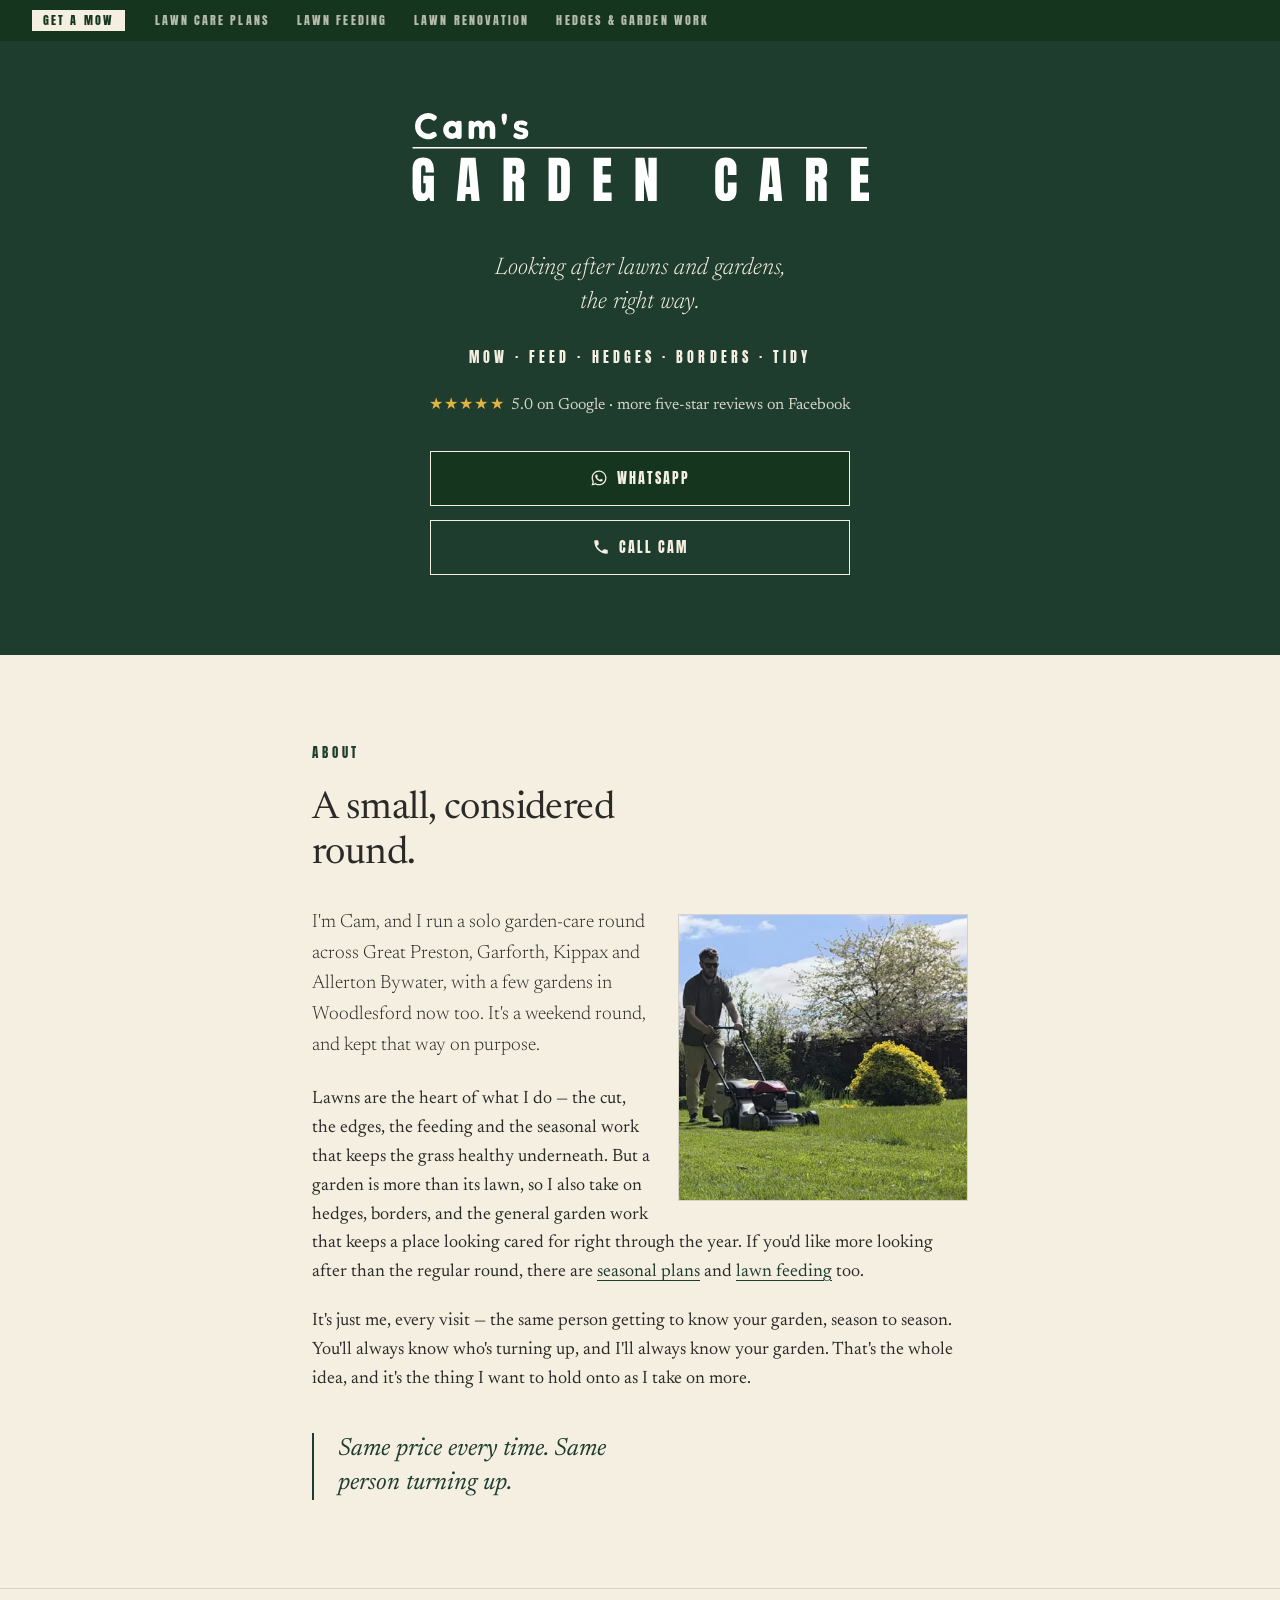
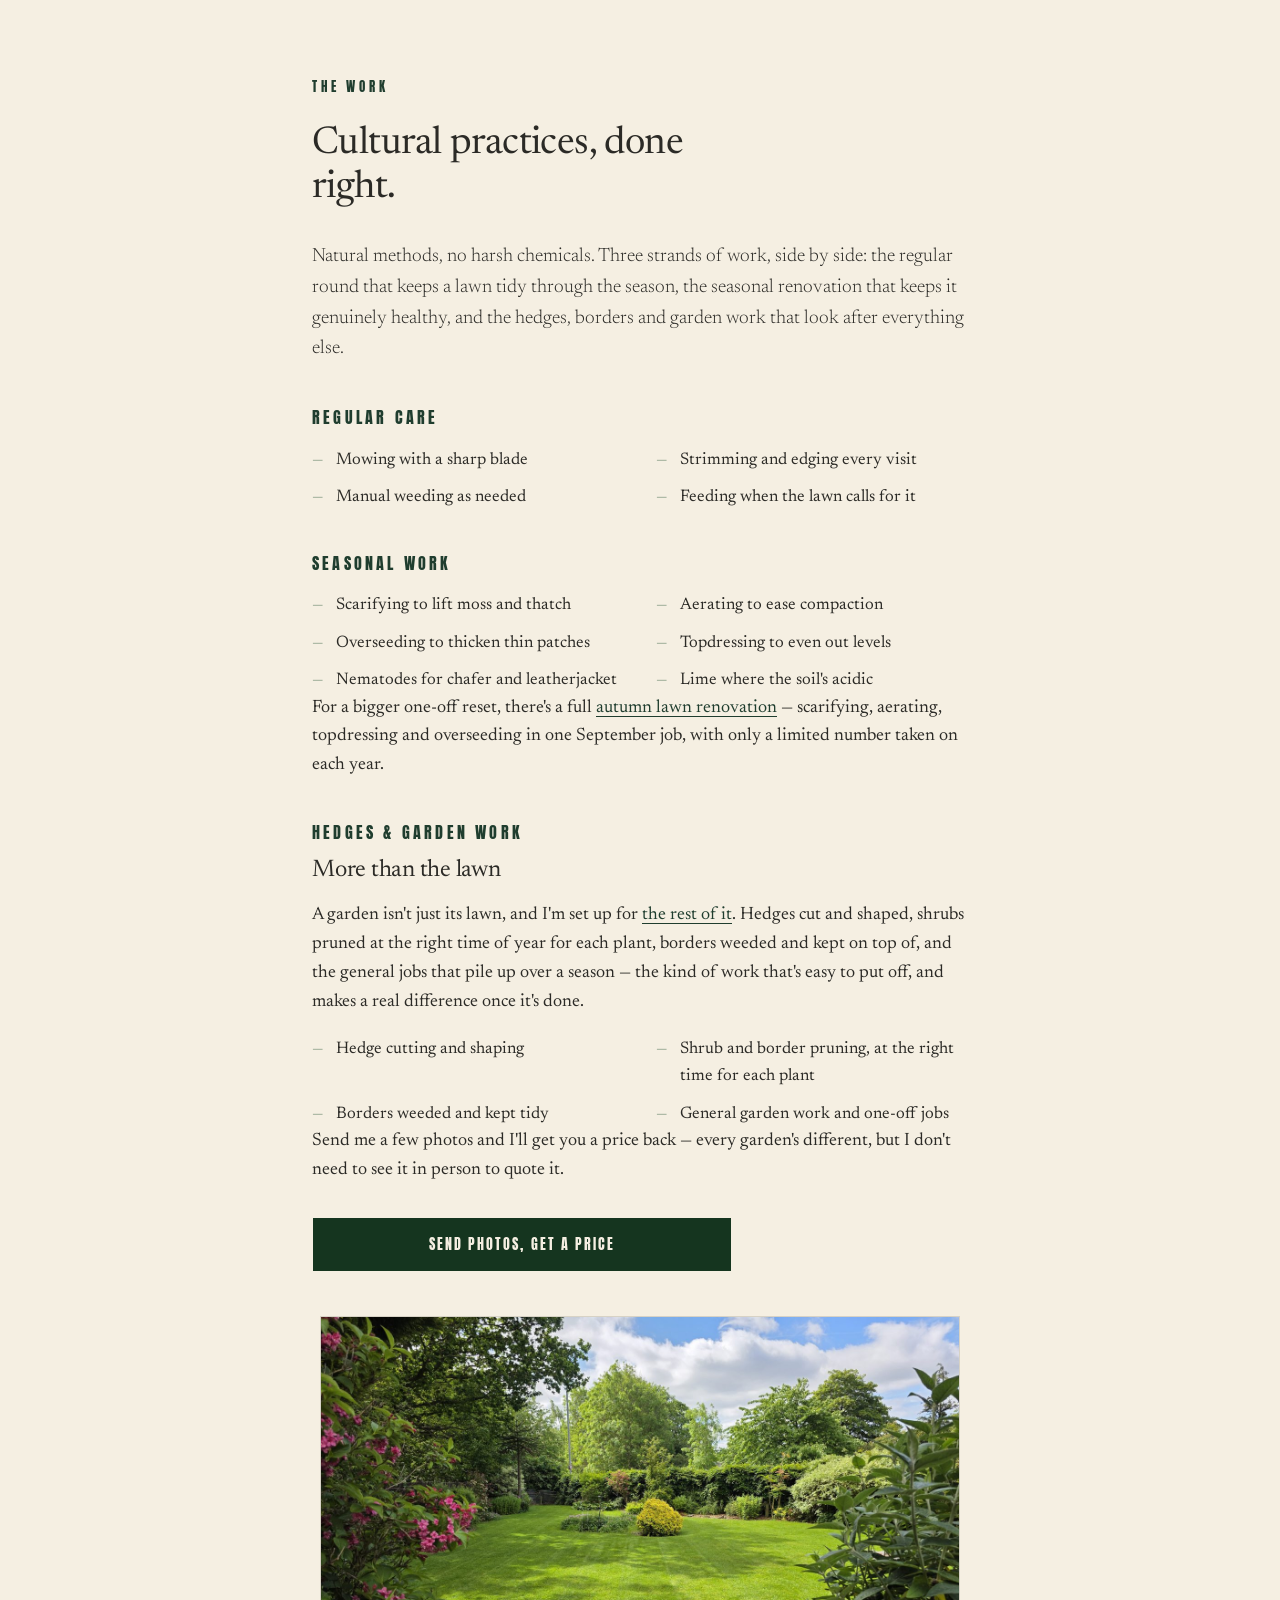
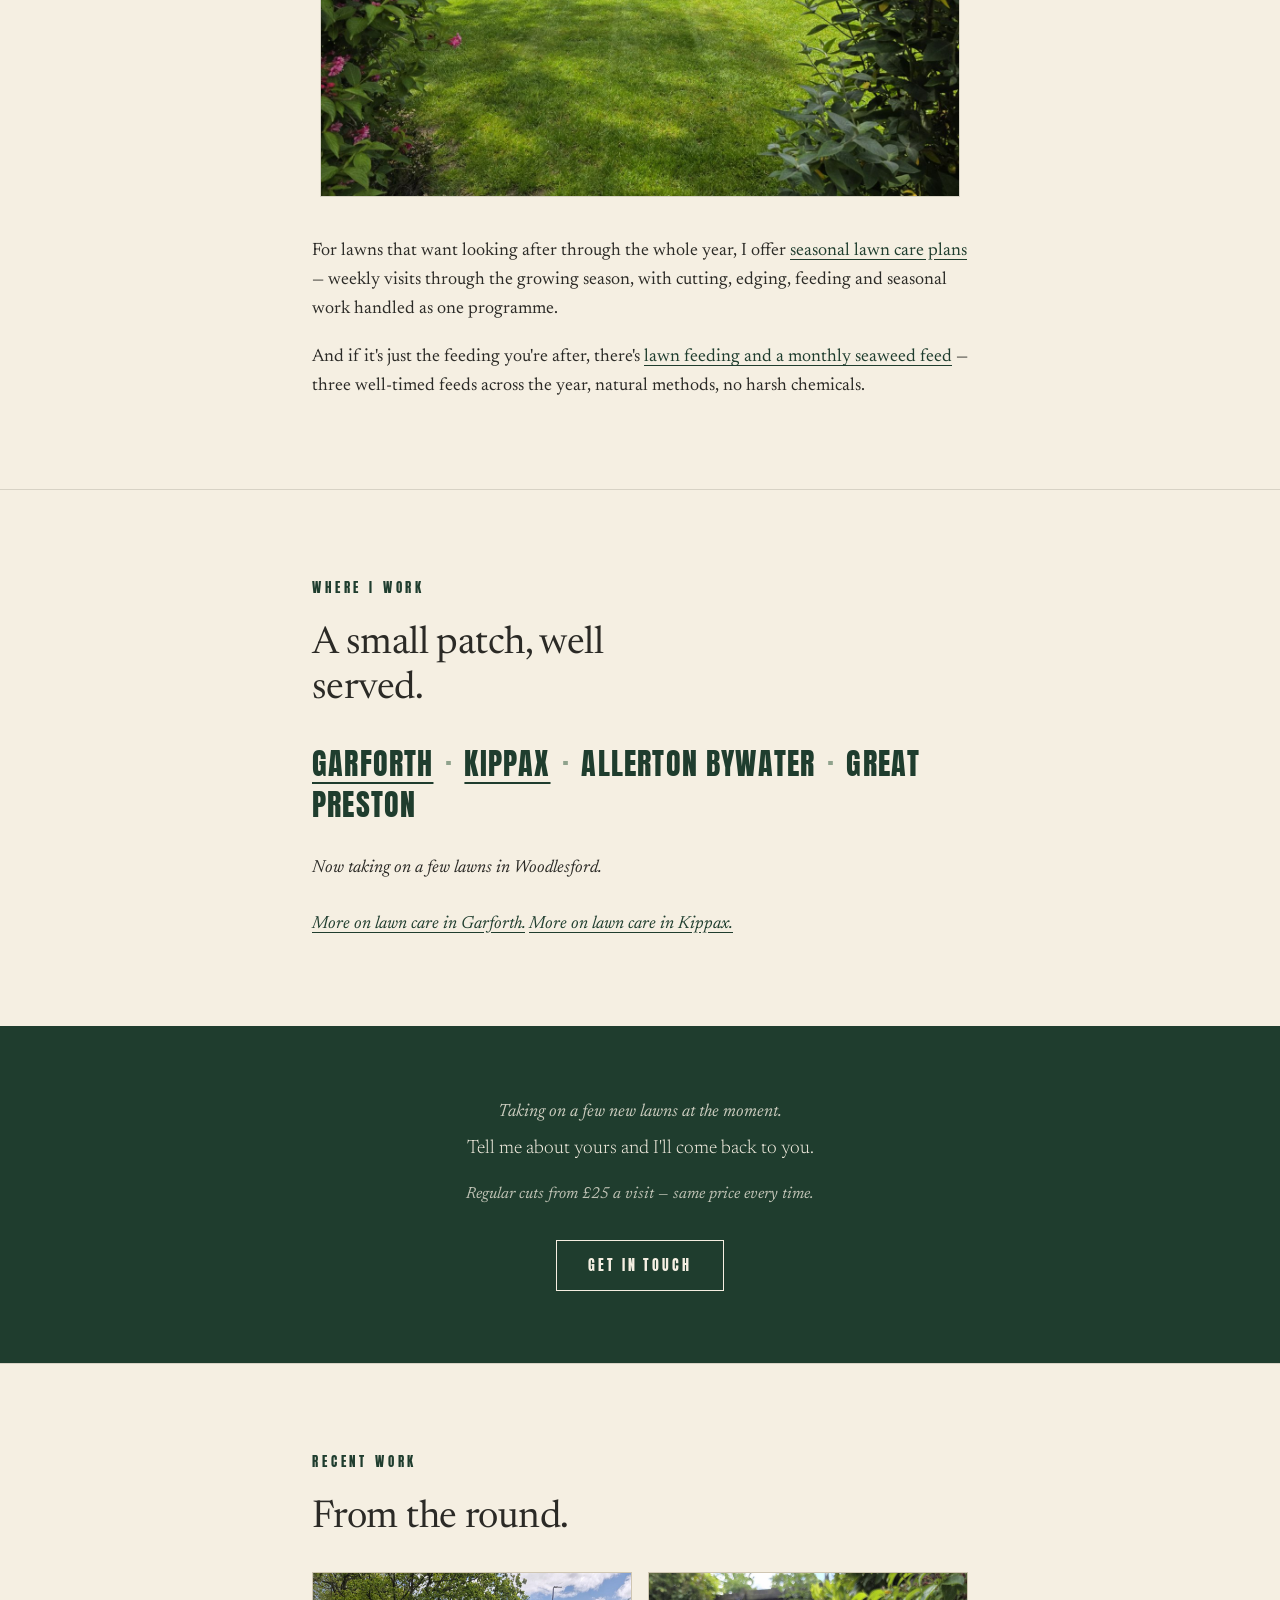
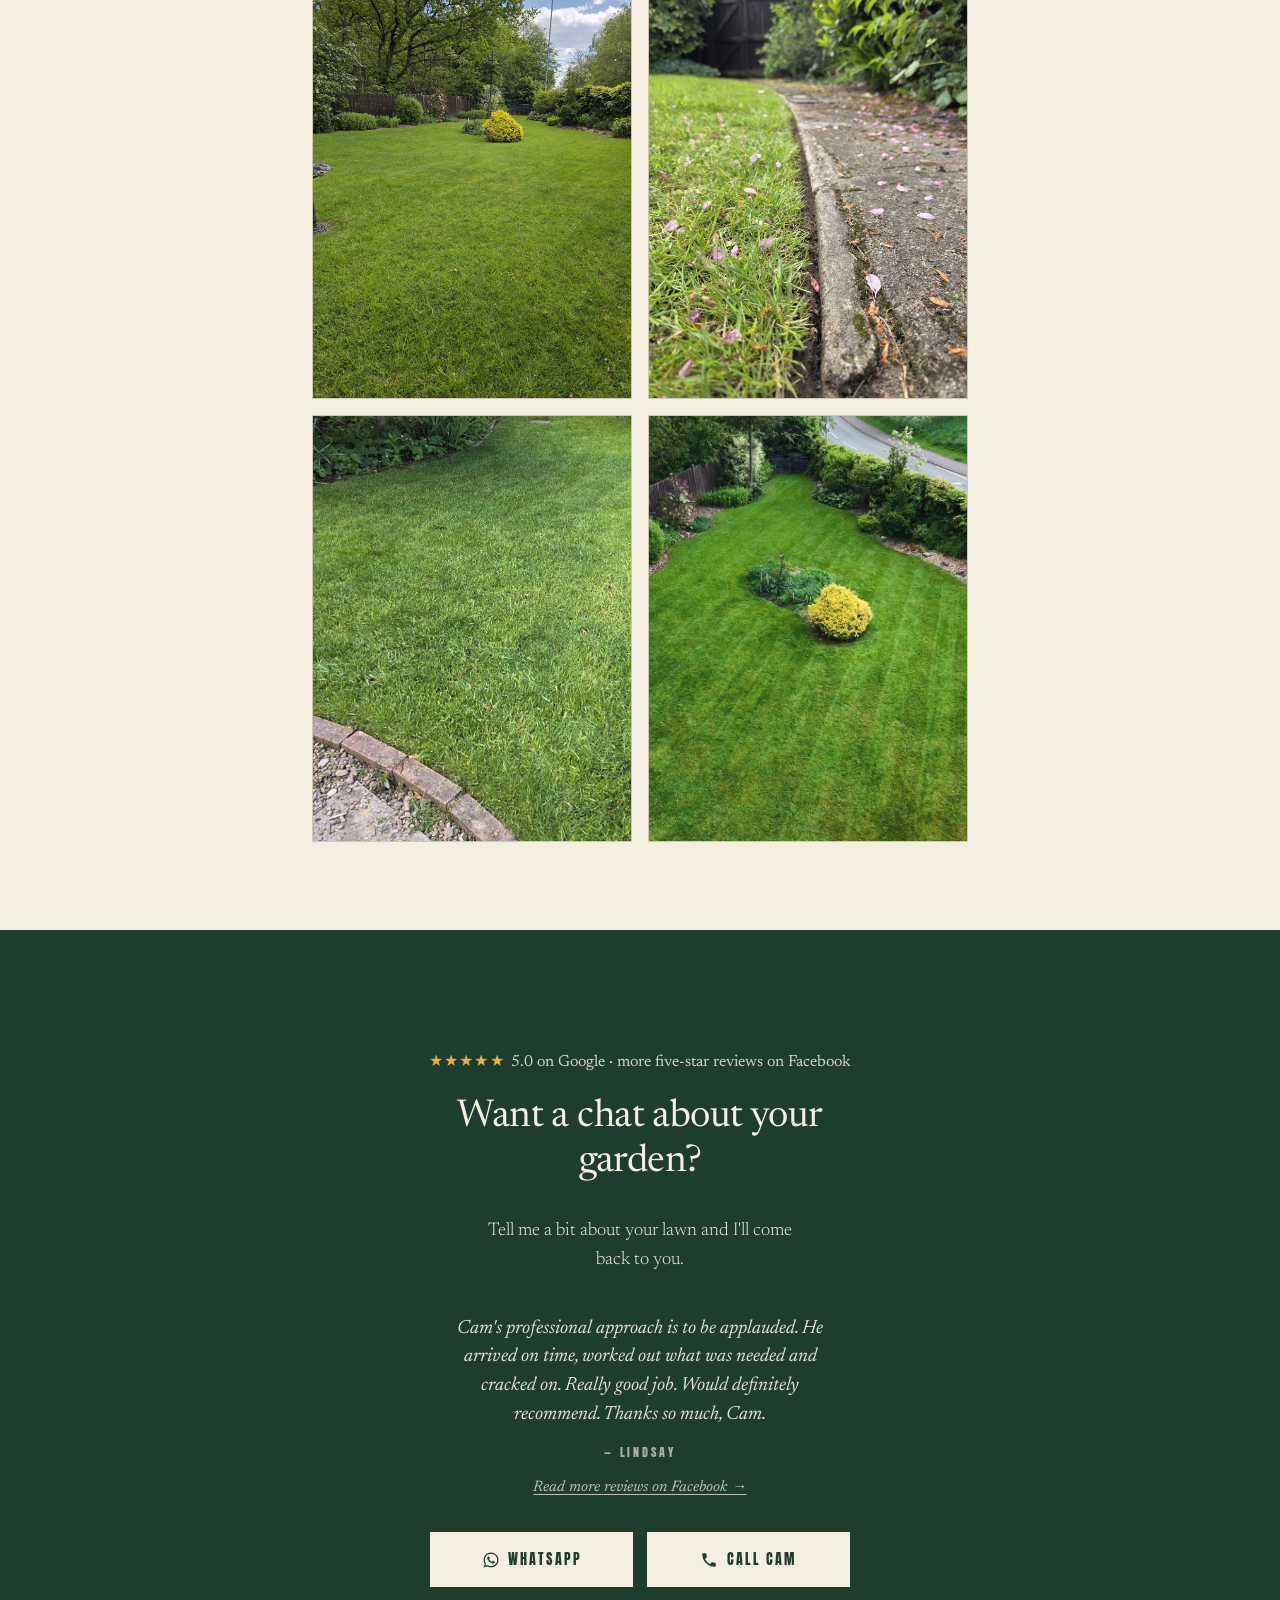
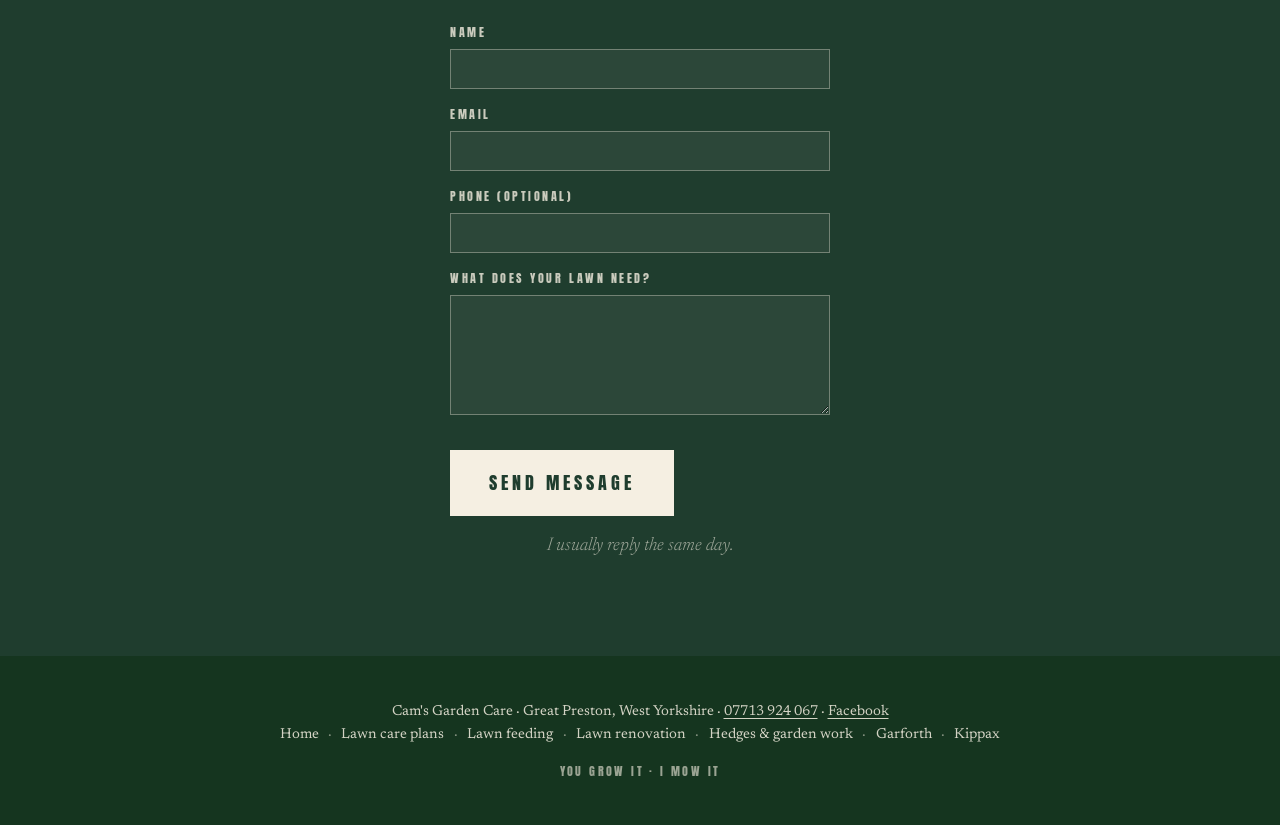
<file: index.html>
<!DOCTYPE html>
<html lang="en-GB">
<head>
<meta charset="UTF-8">
<meta name="viewport" content="width=device-width, initial-scale=1.0">
<!-- Google tag (gtag.js) -->
<script async src="https://www.googletagmanager.com/gtag/js?id=AW-18188133016"></script>
<script>
  window.dataLayer = window.dataLayer || [];
  function gtag(){dataLayer.push(arguments);}
  gtag('js', new Date());
  gtag('config', 'AW-18188133016');
</script>
<title>Cam's Garden Care — Lawn Care, Hedges & Garden Work | Garforth & Kippax</title>
<meta name="description" content="Lawn care, hedges and general garden work across Garforth, Kippax, Allerton Bywater, Great Preston and Woodlesford. Natural methods, no harsh chemicals — same person every visit.">
<link rel="canonical" href="https://camsgardencare.co.uk/">
<meta name="theme-color" content="#1F3D2E">
<link rel="icon" type="image/png" href="favicon.png">
<link rel="apple-touch-icon" href="apple-touch-icon.png">
<meta property="og:title" content="Cam's Garden Care — Lawn Care, Hedges & Garden Work | Garforth & Kippax">
<meta property="og:description" content="Lawn care, hedges and general garden work across Garforth, Kippax, Allerton Bywater, Great Preston and Woodlesford. Natural methods, no harsh chemicals — same person every visit.">
<meta property="og:type" content="website">
<meta property="og:url" content="https://camsgardencare.co.uk/">
<meta property="og:image" content="https://camsgardencare.co.uk/images/og-image.jpg">
<meta property="og:image:width" content="1200">
<meta property="og:image:height" content="630">
<meta property="og:locale" content="en_GB">
<meta property="og:site_name" content="Cam's Garden Care">
<meta name="twitter:card" content="summary_large_image">
<meta name="twitter:title" content="Cam's Garden Care — Lawn Care, Hedges & Garden Work | Garforth & Kippax">
<meta name="twitter:description" content="Lawn care, hedges and general garden work across Garforth, Kippax, Allerton Bywater, Great Preston and Woodlesford. Natural methods, no harsh chemicals — same person every visit.">
<meta name="twitter:image" content="https://camsgardencare.co.uk/images/og-image.jpg">
<script type="application/ld+json">
{
  "@context": "https://schema.org",
  "@type": "LocalBusiness",
  "@id": "https://camsgardencare.co.uk/#business",
  "name": "Cam's Garden Care",
  "description": "Lawn care, hedges and general garden work across Garforth, Kippax, Allerton Bywater, Great Preston and Woodlesford. Natural methods, no harsh chemicals — same person every visit.",
  "url": "https://camsgardencare.co.uk/",
  "telephone": "+44-7713-924067",
  "priceRange": "££",
  "image": "https://camsgardencare.co.uk/images/og-image.jpg",
  "logo": "https://camsgardencare.co.uk/images/logo.png",
  "address": {
    "@type": "PostalAddress",
    "addressLocality": "Great Preston",
    "addressRegion": "West Yorkshire",
    "addressCountry": "GB"
  },
  "areaServed": [
    {"@type": "Place", "name": "Garforth"},
    {"@type": "Place", "name": "Kippax"},
    {"@type": "Place", "name": "Allerton Bywater"},
    {"@type": "Place", "name": "Great Preston"},
    {"@type": "Place", "name": "Woodlesford"}
  ],
  "sameAs": [
    "https://www.facebook.com/camsgardencare"
  ],
  "hasOfferCatalog": {
    "@type": "OfferCatalog",
    "name": "Lawn Care Services",
    "itemListElement": [
      {"@type": "Offer", "itemOffered": {"@type": "Service", "name": "Lawn Mowing"}},
      {"@type": "Offer", "itemOffered": {"@type": "Service", "name": "Lawn Edging"}},
      {"@type": "Offer", "itemOffered": {"@type": "Service", "name": "Scarifying"}},
      {"@type": "Offer", "itemOffered": {"@type": "Service", "name": "Aeration"}},
      {"@type": "Offer", "itemOffered": {"@type": "Service", "name": "Overseeding"}},
      {"@type": "Offer", "itemOffered": {"@type": "Service", "name": "Topdressing"}},
      {"@type": "Offer", "itemOffered": {"@type": "Service", "name": "Lawn Feeding"}},
      {"@type": "Offer", "itemOffered": {"@type": "Service", "name": "Hedge Cutting and Shaping"}},
      {"@type": "Offer", "itemOffered": {"@type": "Service", "name": "Shrub and Border Pruning"}},
      {"@type": "Offer", "itemOffered": {"@type": "Service", "name": "General Garden Work"}}
    ]
  },
  "aggregateRating": {
    "@type": "AggregateRating",
    "ratingValue": "5.0",
    "reviewCount": "6",
    "bestRating": "5"
  },
  "review": {
    "@type": "Review",
    "author": {"@type": "Person", "name": "Lindsay"},
    "reviewBody": "Cam's professional approach is to be applauded. He arrived on time, worked out what was needed and cracked on. Really good job. Would definitely recommend.",
    "reviewRating": {"@type": "Rating", "ratingValue": "5", "bestRating": "5"}
  }
}
</script>
<link rel="preconnect" href="https://fonts.googleapis.com">
<link rel="preconnect" href="https://fonts.gstatic.com" crossorigin>
<link href="https://fonts.googleapis.com/css2?family=Anton&family=Newsreader:ital,opsz,wght@0,6..72,300..700;1,6..72,300..700&display=swap" rel="stylesheet">
<link rel="stylesheet" href="/styles.css">
<style>
  /* Inline WhatsApp CTA in the hedges & garden work block. Reuses the shared
     primary button (.cb-get-a-mow) but lives inside .container, so two things
     need restoring for that reused button — no new button styling is
     introduced here (shape, fill, padding and font all come from the class):
       1. Left-align with the body copy (the component centres by default).
       2. The button's own cream text — .container's link-colour rule is more
          specific than the component's and would otherwise darken it to
          green-on-green. Its hover colours are restored to match. */
  .container .work-block .contact-buttons { justify-content: flex-start; margin-left: 0; margin-right: 0; }
  .container .cb-get-a-mow:link,
  .container .cb-get-a-mow:visited { color: var(--cream); text-decoration: none; }
  .container .cb-get-a-mow:hover,
  .container .cb-get-a-mow:active { color: var(--green-darker); text-decoration: none; }
</style>
</head>
<body>

<h1 class="visually-hidden">Cam's Garden Care — weekend lawn care in Garforth, Kippax, Allerton Bywater, Great Preston and Woodlesford</h1>

<nav class="site-nav" aria-label="Primary">
  <button class="site-nav-toggle" type="button" aria-expanded="false" aria-controls="site-nav-links" aria-label="Menu"><span class="site-nav-burger" aria-hidden="true">☰</span> Menu</button>
  <div class="site-nav-links" id="site-nav-links">
    <a class="site-nav-cta js-get-a-mow" href="https://wa.me/447713924067?text=Hi%20Cam%2C%20I'm%20enquiring%20about%20lawn%20and%20garden%20care.%20I'm%20in%20%5Bpostcode%5D" data-service="general" data-cta="nav" target="_blank" rel="noopener" aria-label="Get a mow — message Cam on WhatsApp">Get a mow</a>
    <span class="site-nav-divider" aria-hidden="true">·</span>
    <a href="/lawn-care-plans/">Lawn care plans</a>
    <span class="site-nav-divider" aria-hidden="true">·</span>
    <a href="/lawn-feeding-seaweed/">Lawn feeding</a>
    <span class="site-nav-divider" aria-hidden="true">·</span>
    <a href="/lawn-renovation/">Lawn renovation</a>
    <span class="site-nav-divider" aria-hidden="true">·</span>
    <a href="/hedges-garden-work/">Hedges &amp; garden work</a>
  </div>
</nav>

<header class="hero">
  <a class="logo-link reveal reveal-1" href="/" aria-label="Cam's Garden Care home">
    <img class="logo-img" src="images/cams-logo-white.svg" alt="Cam's Garden Care" width="720" height="138">
  </a>
  <p class="hero-tagline reveal reveal-2">Looking after lawns and gardens, the right way.</p>
  <p class="hero-sub reveal reveal-3">Mow · Feed · Hedges · Borders · Tidy</p>
  <p class="hero-rating reveal reveal-3">
    <span class="stars" aria-hidden="true">★★★★★</span><a href="https://g.page/r/CVPoep9AfgK-EBM" target="_blank" rel="noopener" aria-label="Rated 5.0 out of 5 on Google — read the reviews on Google">5.0 on Google</a> · <a href="https://www.facebook.com/camsgardencare" target="_blank" rel="noopener" aria-label="More five-star reviews on Facebook">more five-star reviews on Facebook</a>
  </p>
  <div class="reveal reveal-3" data-contact-buttons></div>
</header>

<section>
  <div class="container">
    <div class="section-label">About</div>
    <h2>A small, considered round.</h2>
    <figure class="about-photo">
      <img src="images/cam-mowing.jpg" alt="Cam mowing a customer's lawn on a sunny day" loading="lazy" width="800" height="792">
    </figure>
    <p class="lead">I'm Cam, and I run a solo garden-care round across Great Preston, Garforth, Kippax and Allerton Bywater, with a few gardens in Woodlesford now too. It's a weekend round, and kept that way on purpose.</p>
    <p>Lawns are the heart of what I do — the cut, the edges, the feeding and the seasonal work that keeps the grass healthy underneath. But a garden is more than its lawn, so I also take on hedges, borders, and the general garden work that keeps a place looking cared for right through the year. If you'd like more looking after than the regular round, there are <a href="/lawn-care-plans/">seasonal plans</a> and <a href="/lawn-feeding-seaweed/">lawn feeding</a> too.</p>
    <p>It's just me, every visit — the same person getting to know your garden, season to season. You'll always know who's turning up, and I'll always know your garden. That's the whole idea, and it's the thing I want to hold onto as I take on more.</p>
    <p class="pull-quote">Same price every time. Same person turning up.</p>
  </div>
</section>

<section>
  <div class="container">
    <div class="section-label">The Work</div>
    <h2>Cultural practices, done right.</h2>
    <p class="lead">Natural methods, no harsh chemicals. Three strands of work, side by side: the regular round that keeps a lawn tidy through the season, the seasonal renovation that keeps it genuinely healthy, and the hedges, borders and garden work that look after everything else.</p>
    <div class="work-block">
      <h3>Regular care</h3>
      <ul class="work-list">
        <li>Mowing with a sharp blade</li>
        <li>Strimming and edging every visit</li>
        <li>Manual weeding as needed</li>
        <li>Feeding when the lawn calls for it</li>
      </ul>
    </div>
    <div class="work-block">
      <h3>Seasonal work</h3>
      <ul class="work-list">
        <li>Scarifying to lift moss and thatch</li>
        <li>Aerating to ease compaction</li>
        <li>Overseeding to thicken thin patches</li>
        <li>Topdressing to even out levels</li>
        <li>Nematodes for chafer and leatherjacket</li>
        <li>Lime where the soil's acidic</li>
      </ul>
      <p>For a bigger one-off reset, there's a full <a href="/lawn-renovation/">autumn lawn renovation</a> — scarifying, aerating, topdressing and overseeding in one September job, with only a limited number taken on each year.</p>
    </div>
    <div class="work-block">
      <h3>Hedges &amp; garden work</h3>
      <p class="work-heading">More than the lawn</p>
      <p>A garden isn't just its lawn, and I'm set up for <a href="/hedges-garden-work/">the rest of it</a>. Hedges cut and shaped, shrubs pruned at the right time of year for each plant, borders weeded and kept on top of, and the general jobs that pile up over a season — the kind of work that's easy to put off, and makes a real difference once it's done.</p>
      <ul class="work-list">
        <li>Hedge cutting and shaping</li>
        <li>Shrub and border pruning, at the right time for each plant</li>
        <li>Borders weeded and kept tidy</li>
        <li>General garden work and one-off jobs</li>
      </ul>
      <p>Send me a few photos and I'll get you a price back — every garden's different, but I don't need to see it in person to quote it.</p>
      <!-- Inline WhatsApp CTA — shared .cb-whatsapp conversion hook; photo-quote pre-fill. -->
      <div class="contact-buttons">
        <a class="cb-btn cb-get-a-mow cb-whatsapp" href="https://wa.me/447713924067?text=Hi%20Cam%2C%20I'm%20enquiring%20about%20hedges%20and%20garden%20work.%20I'm%20in%20%5Bpostcode%5D" data-service="hedge" data-cta="mid" target="_blank" rel="noopener" aria-label="Send Cam photos on WhatsApp and get a price for garden work"><span>Send photos, get a price</span></a>
      </div>
    </div>
    <figure class="work-photo">
      <img src="images/pat-after-weigela.jpg" alt="A mowed lawn at Pat's, with the weigela in bloom and an island bed of yellow shrub" loading="lazy" width="1400" height="1050">
    </figure>
    <p style="margin-top: 2.5rem;">For lawns that want looking after through the whole year, I offer <a href="/lawn-care-plans/">seasonal lawn care plans</a> — weekly visits through the growing season, with cutting, edging, feeding and seasonal work handled as one programme.</p>
    <p>And if it's just the feeding you're after, there's <a href="/lawn-feeding-seaweed/">lawn feeding and a monthly seaweed feed</a> — three well-timed feeds across the year, natural methods, no harsh chemicals.</p>
  </div>
</section>

<section id="areas">
  <div class="container">
    <div class="section-label">Where I Work</div>
    <h2>A small patch, well served.</h2>
    <p class="area-list"><a href="/garforth/">Garforth</a> <span class="area-divider">·</span> <a href="/kippax/">Kippax</a> <span class="area-divider">·</span> Allerton Bywater <span class="area-divider">·</span> Great Preston</p>
    <p class="expansion-line">Now taking on a few lawns in Woodlesford.</p>
    <p class="expansion-line"><a href="/garforth/">More on lawn care in Garforth.</a> <a href="/kippax/">More on lawn care in Kippax.</a></p>
  </div>
</section>

<section class="cta-band">
  <p class="cta-band-note">Taking on a few new lawns at the moment.</p>
  <p class="cta-band-line">Tell me about yours and I'll come back to you.</p>
  <p class="call-line">Regular cuts from £25 a visit — same price every time.</p>
  <a class="hero-cta" href="#contact">Get in touch</a>
</section>

<section>
  <div class="container">
    <div class="section-label">Recent Work</div>
    <h2>From the round.</h2>
    <div class="gallery">
      <div class="photo"><img src="images/pat-lawn-stripes.jpg" alt="A freshly striped lawn" loading="lazy"></div>
      <div class="photo"><img src="images/pat-lawn-edge.jpg" alt="A cleanly edged lawn" loading="lazy"></div>
      <div class="photo"><img src="images/garforth-lawn-edge.jpg" alt="A freshly edged lawn in Garforth" loading="lazy" style="object-position: bottom;"></div>
      <div class="photo"><img src="images/pat-lawn-overhead.jpg" alt="A lawn seen from above" loading="lazy"></div>
    </div>
  </div>
</section>

<section class="contact" id="contact">
  <p class="hero-rating reveal reveal-3">
    <span class="stars" aria-hidden="true">★★★★★</span><a href="https://g.page/r/CVPoep9AfgK-EBM" target="_blank" rel="noopener" aria-label="Rated 5.0 out of 5 on Google — read the reviews on Google">5.0 on Google</a> · <a href="https://www.facebook.com/camsgardencare" target="_blank" rel="noopener" aria-label="More five-star reviews on Facebook">more five-star reviews on Facebook</a>
  </p>
  <h2>Want a chat about your garden?</h2>
  <p>Tell me a bit about your lawn and I'll come back to you.</p>
  <blockquote class="testimonial">
    Cam's professional approach is to be applauded. He arrived on time, worked out what was needed and cracked on. Really good job. Would definitely recommend. Thanks so much, Cam.
    <cite>— Lindsay</cite>
  </blockquote>
  <a class="reviews-link" href="https://www.facebook.com/camsgardencare/reviews" target="_blank" rel="noopener">Read more reviews on Facebook →</a>
  <div data-contact-buttons></div>
  <form class="contact-form" action="https://formspree.io/f/mwvznykp" method="POST">
    <input type="hidden" name="_subject" value="New enquiry — Cam's Garden Care">
    <input type="hidden" name="source_page" value="home">
    <input type="hidden" name="gclid" value="">
    <input type="text" name="_gotcha" class="form-honey" tabindex="-1" autocomplete="off" aria-hidden="true">
    <label>
      <span>Name</span>
      <input type="text" name="name" required autocomplete="name">
    </label>
    <label>
      <span>Email</span>
      <input type="email" name="email" required autocomplete="email">
    </label>
    <label>
      <span>Phone (optional)</span>
      <input type="tel" name="phone" autocomplete="tel">
    </label>
    <label>
      <span>What does your lawn need?</span>
      <textarea name="message" rows="4" required></textarea>
    </label>
    <button type="submit" class="btn">Send message</button>
    <p class="form-reply-note">I usually reply the same day.</p>
  </form>
</section>

<footer>
  <address>
    <p>Cam's Garden Care · Great Preston, West Yorkshire · <a href="tel:+447713924067" data-service="general" data-cta="footer">07713 924 067</a> · <a href="https://www.facebook.com/camsgardencare" target="_blank" rel="noopener" aria-label="Cam's Garden Care on Facebook">Facebook</a></p>
  </address>
  <nav class="footer-nav" aria-label="Pages">
    <a href="/">Home</a>
    <span aria-hidden="true">·</span>
    <a href="/lawn-care-plans/">Lawn care plans</a>
    <span aria-hidden="true">·</span>
    <a href="/lawn-feeding-seaweed/">Lawn feeding</a>
    <span aria-hidden="true">·</span>
    <a href="/lawn-renovation/">Lawn renovation</a>
    <span aria-hidden="true">·</span>
    <a href="/hedges-garden-work/">Hedges &amp; garden work</a>
    <span aria-hidden="true">·</span>
    <a href="/garforth/">Garforth</a>
    <span aria-hidden="true">·</span>
    <a href="/kippax/">Kippax</a>
  </nav>
  <p class="footer-tagline">You Grow It · I Mow It</p>
</footer>

<script>
(function() {
  var GCLID_KEY = 'cgc_gclid';
  var GCLID_TTL = 90 * 86400000;
  function getStored() {
    try {
      var o = JSON.parse(localStorage.getItem(GCLID_KEY) || 'null');
      return o && o.v && o.t && (Date.now() - o.t) < GCLID_TTL ? o.v : '';
    } catch (e) { return ''; }
  }
  function getGclid() {
    var p = new URLSearchParams(window.location.search).get('gclid');
    if (p) {
      try { localStorage.setItem(GCLID_KEY, JSON.stringify({ v: p, t: Date.now() })); } catch (e) {}
      return p;
    }
    return getStored();
  }
  function init() {
    var gclid = getGclid();
    document.querySelectorAll('form.contact-form').forEach(function(form) {
      var hidden = form.querySelector('input[name="gclid"]');
      if (hidden && gclid) hidden.value = gclid;
      form.addEventListener('submit', function(e) {
        e.preventDefault();
        var btn = form.querySelector('button[type="submit"]');
        if (btn) btn.disabled = true;
        var existingErr = form.querySelector('.form-error');
        if (existingErr) existingErr.remove();
        fetch(form.action, {
          method: 'POST',
          body: new FormData(form),
          headers: { 'Accept': 'application/json' }
        }).then(function(r) {
          if (!r.ok) throw new Error('http ' + r.status);
          if (typeof gtag === 'function') {
            gtag('event', 'conversion', { 'send_to': 'AW-18188133016/KVI3COH5sLwcEJjF4-BD', 'value': 1.0, 'currency': 'GBP' });
            var sp = form.querySelector('input[name="source_page"]');
            gtag('event', 'form_submit', {
              send_to: 'G-1GBY5BTE39',
              source_page: sp ? sp.value : '',
              service: 'general',
              cta_location: 'form'
            });
          }
          form.classList.add('is-success');
          form.innerHTML = '<p class="form-success">Thanks — I’ve got your message and I’ll be in touch, usually the same day.</p>';
        }).catch(function() {
          if (btn) btn.disabled = false;
          var err = document.createElement('p');
          err.className = 'form-error';
          err.innerHTML = 'Something went wrong sending the message. Please email me directly at <a href="mailto:camtpotter@gmail.com">camtpotter@gmail.com</a>.';
          form.appendChild(err);
        });
      });
    });
  }
  if (document.readyState === 'loading') document.addEventListener('DOMContentLoaded', init);
  else init();
})();
</script>
<script src="/contact-buttons.js" defer></script>
<script src="/js/tracking.js"></script>

</body>
</html>
</file>
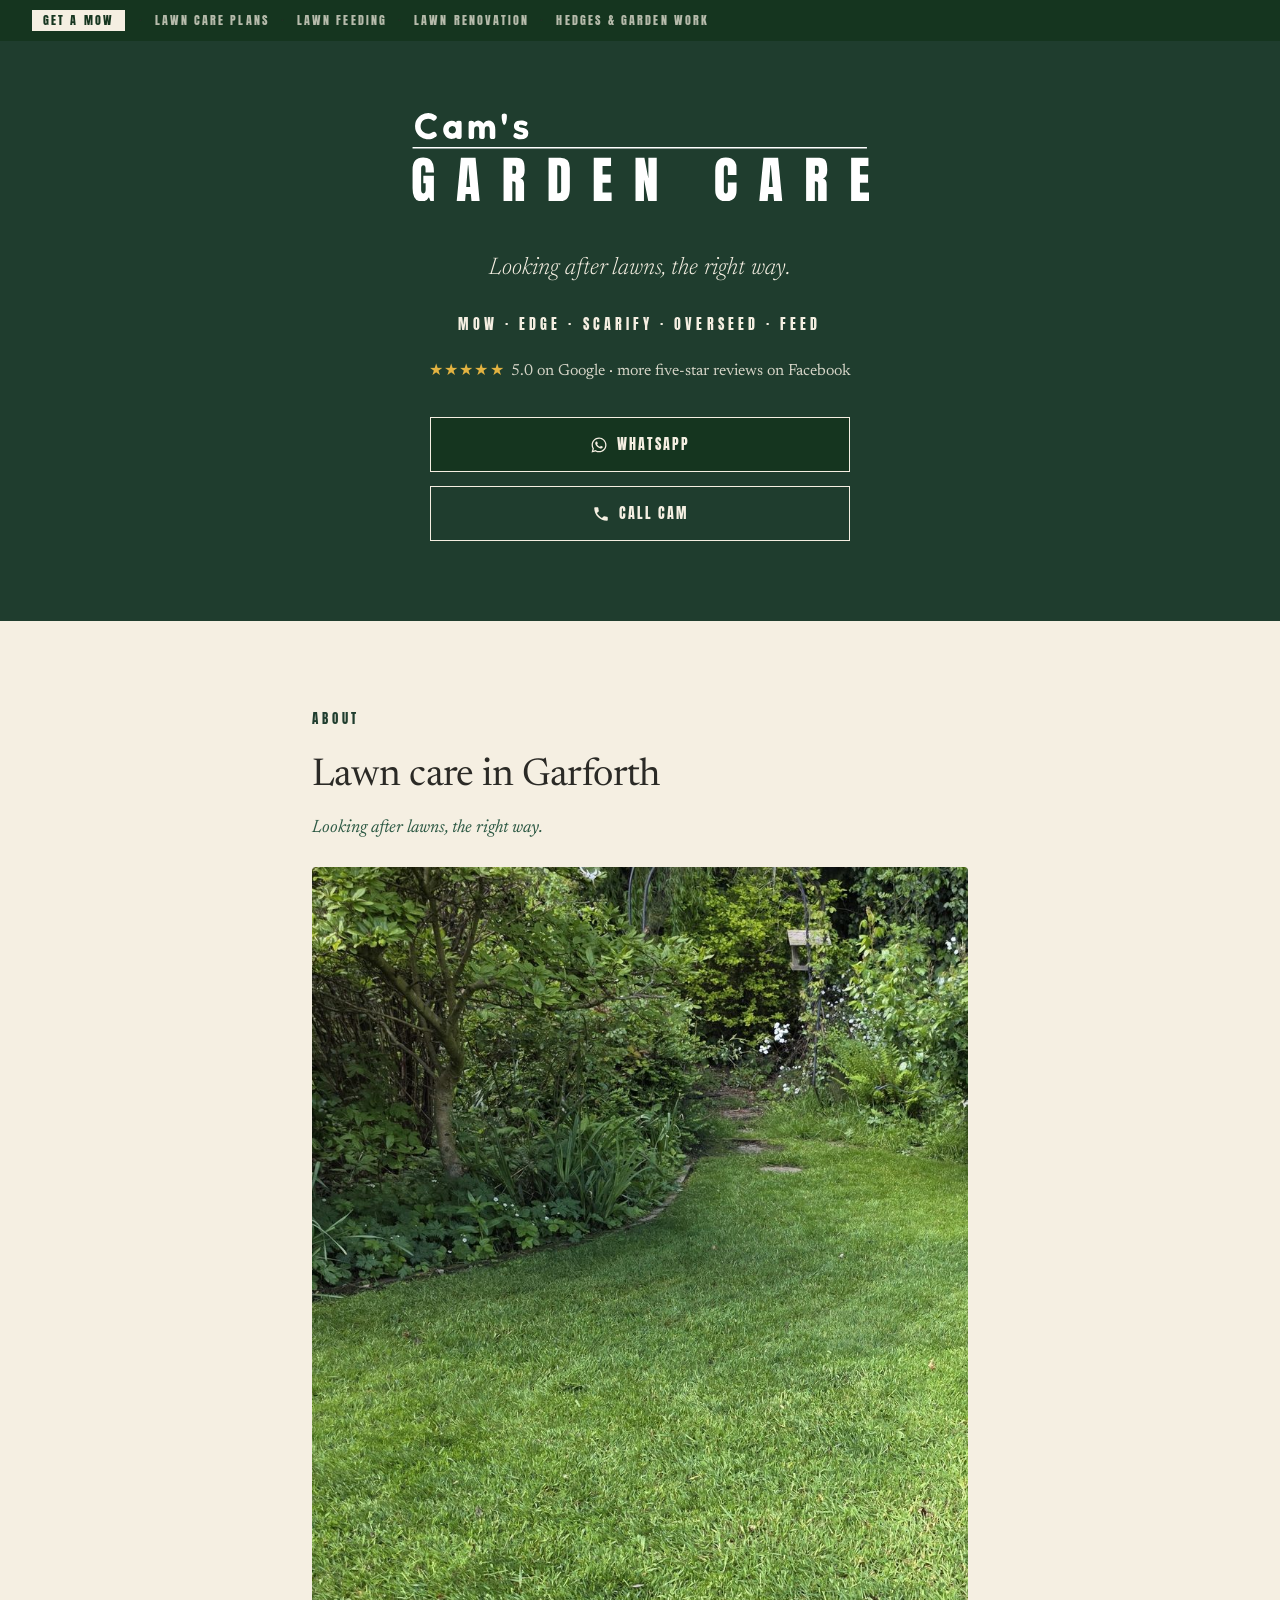
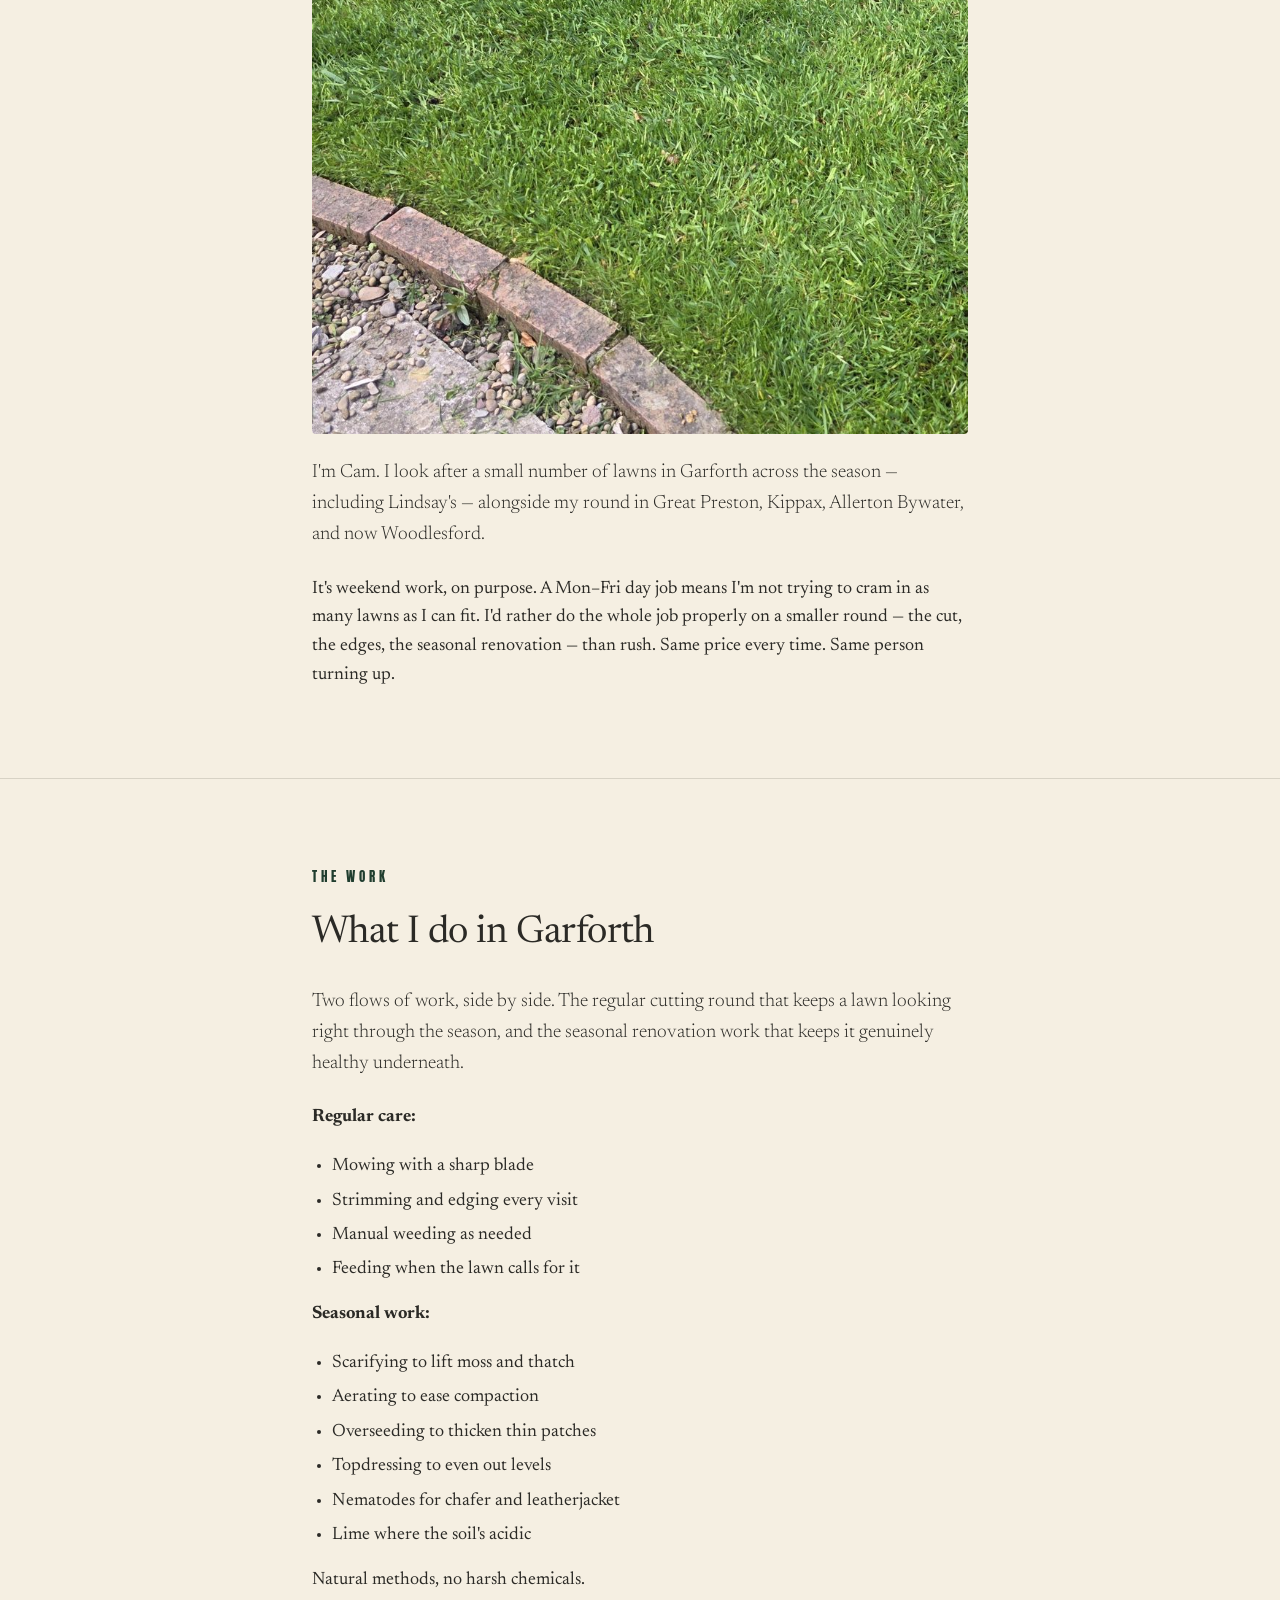
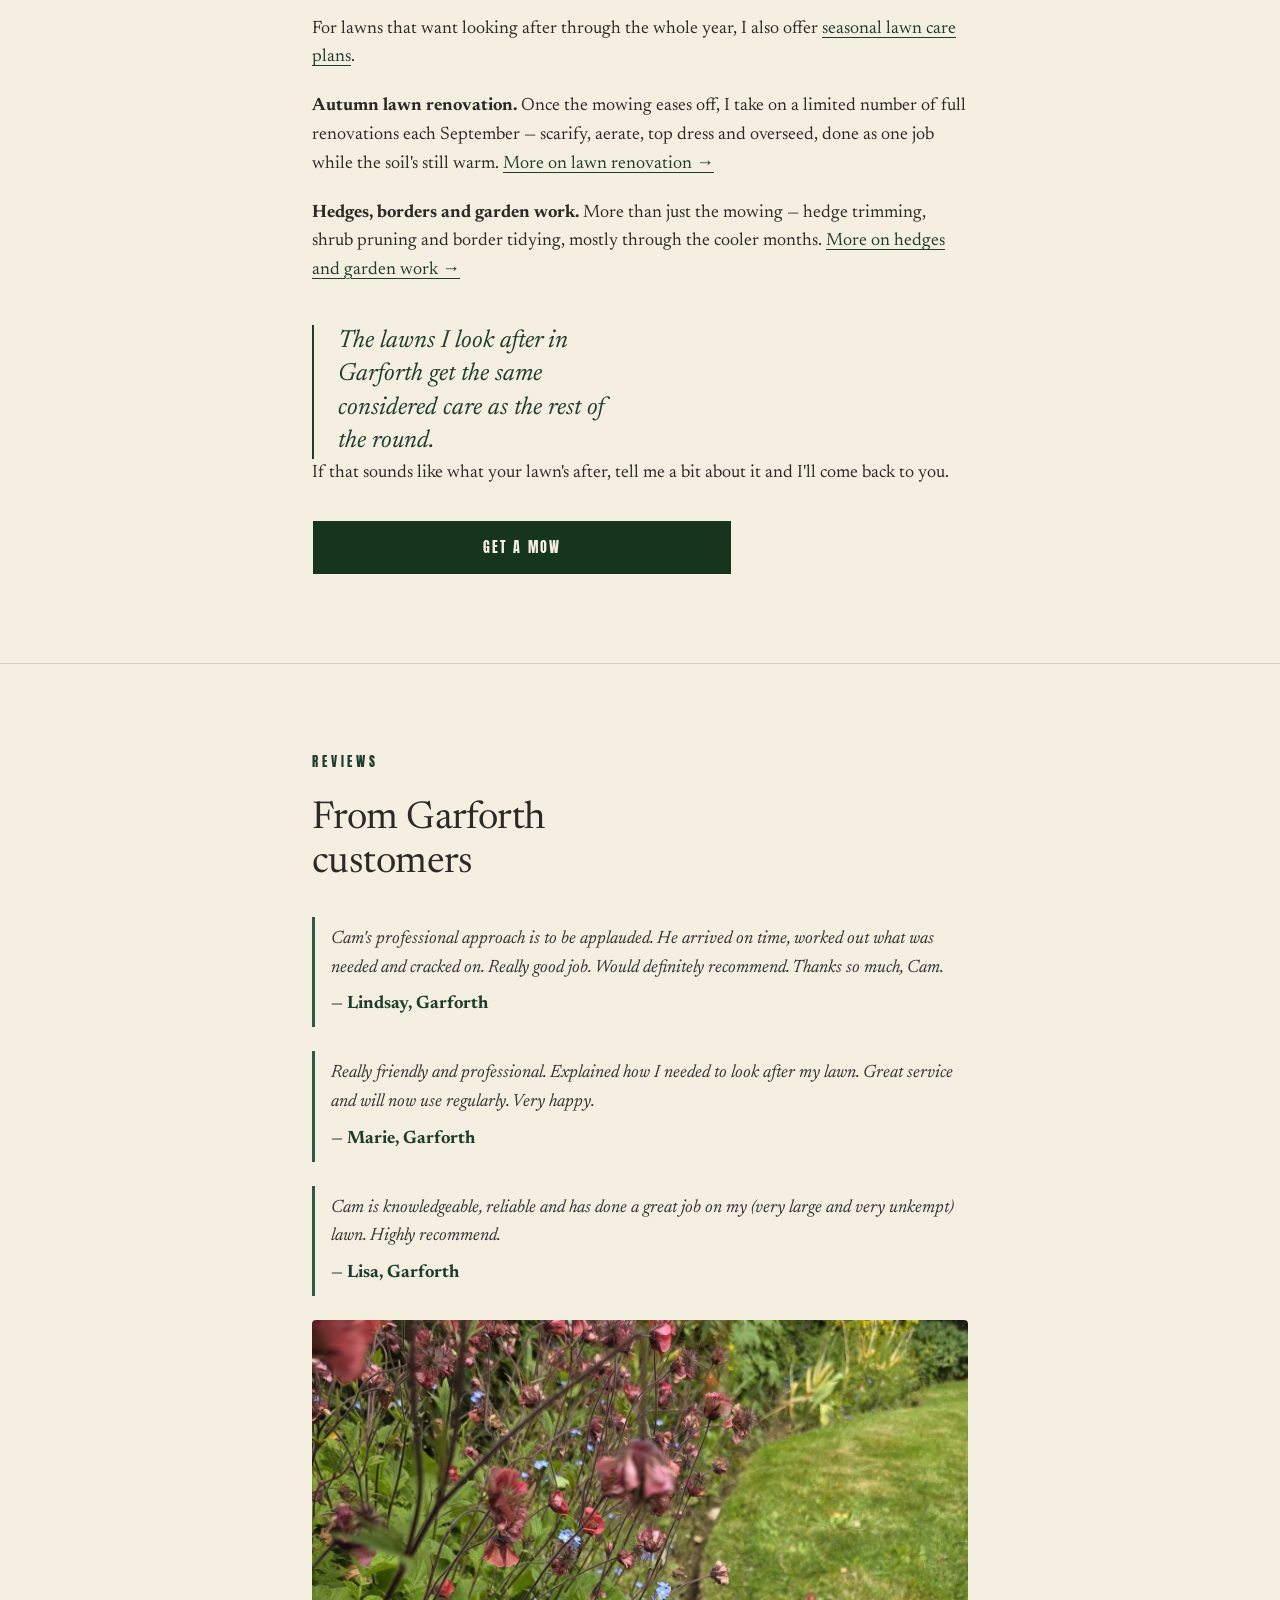
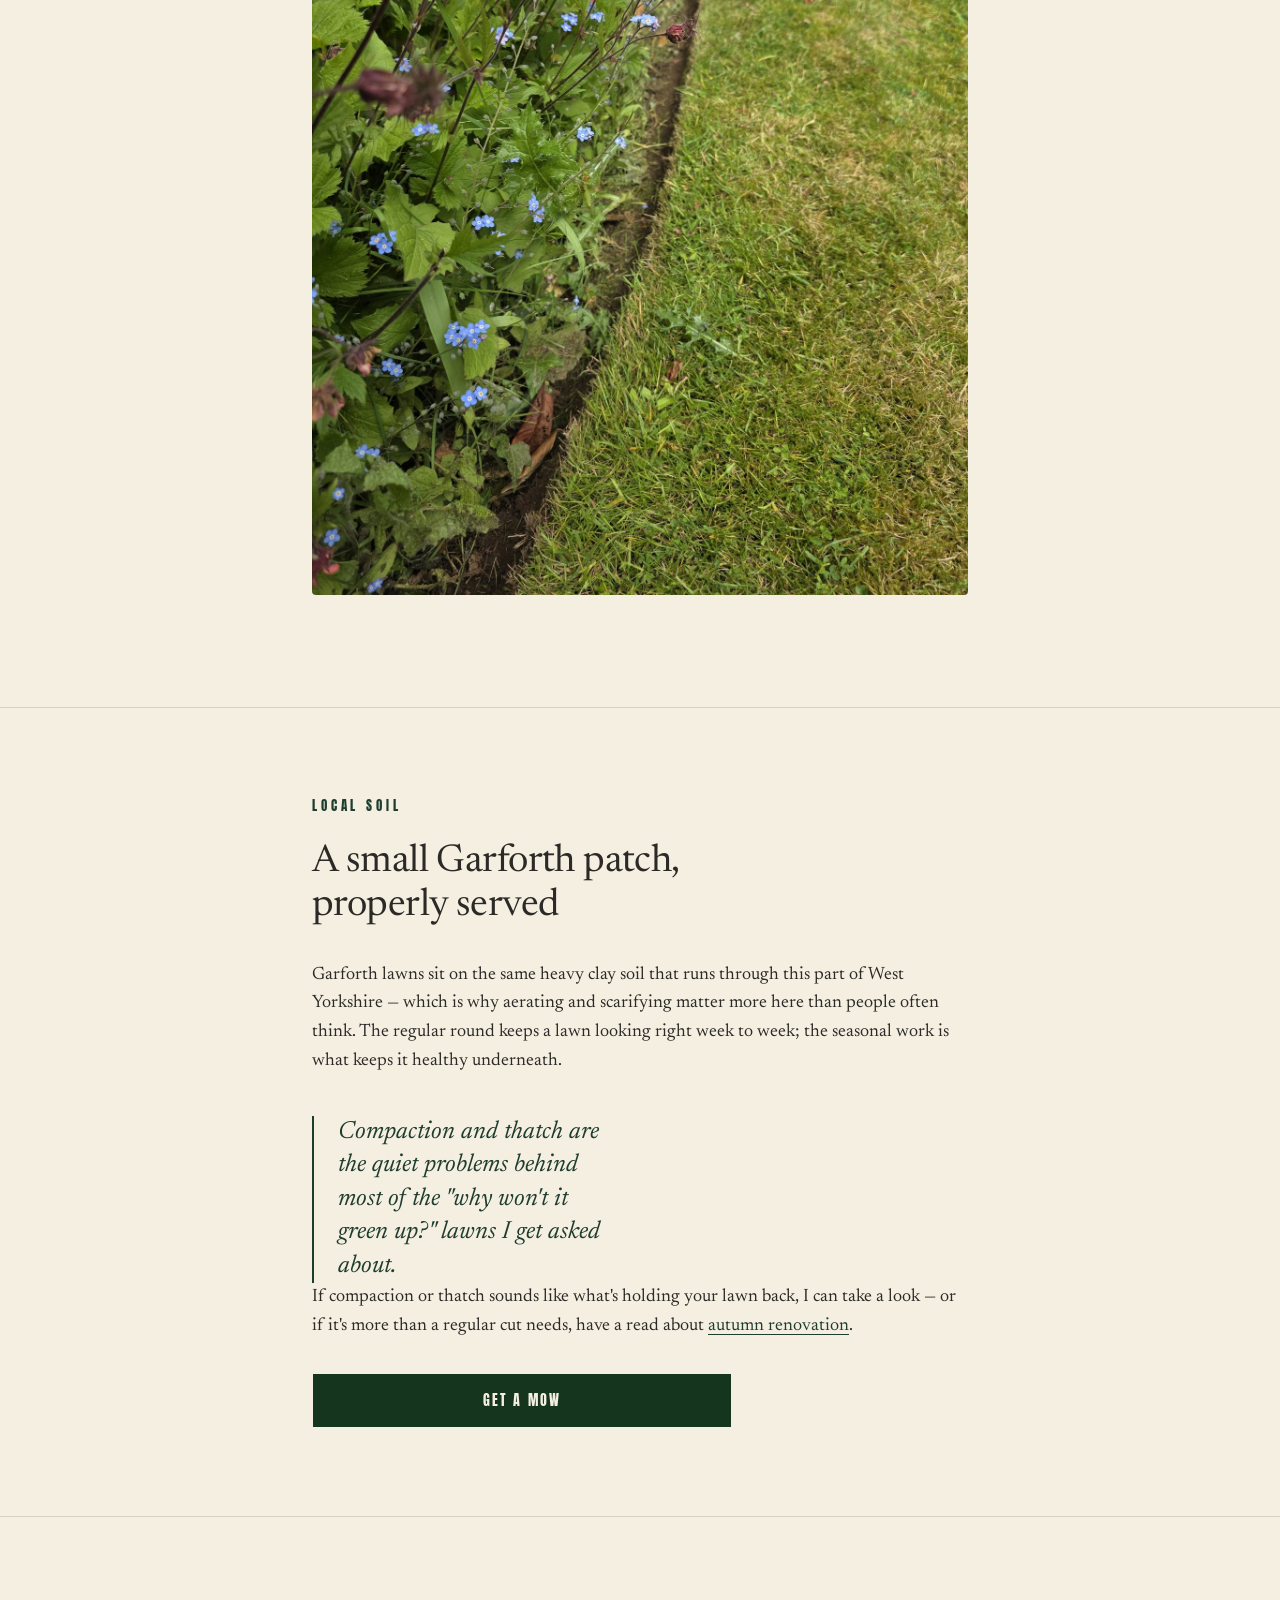
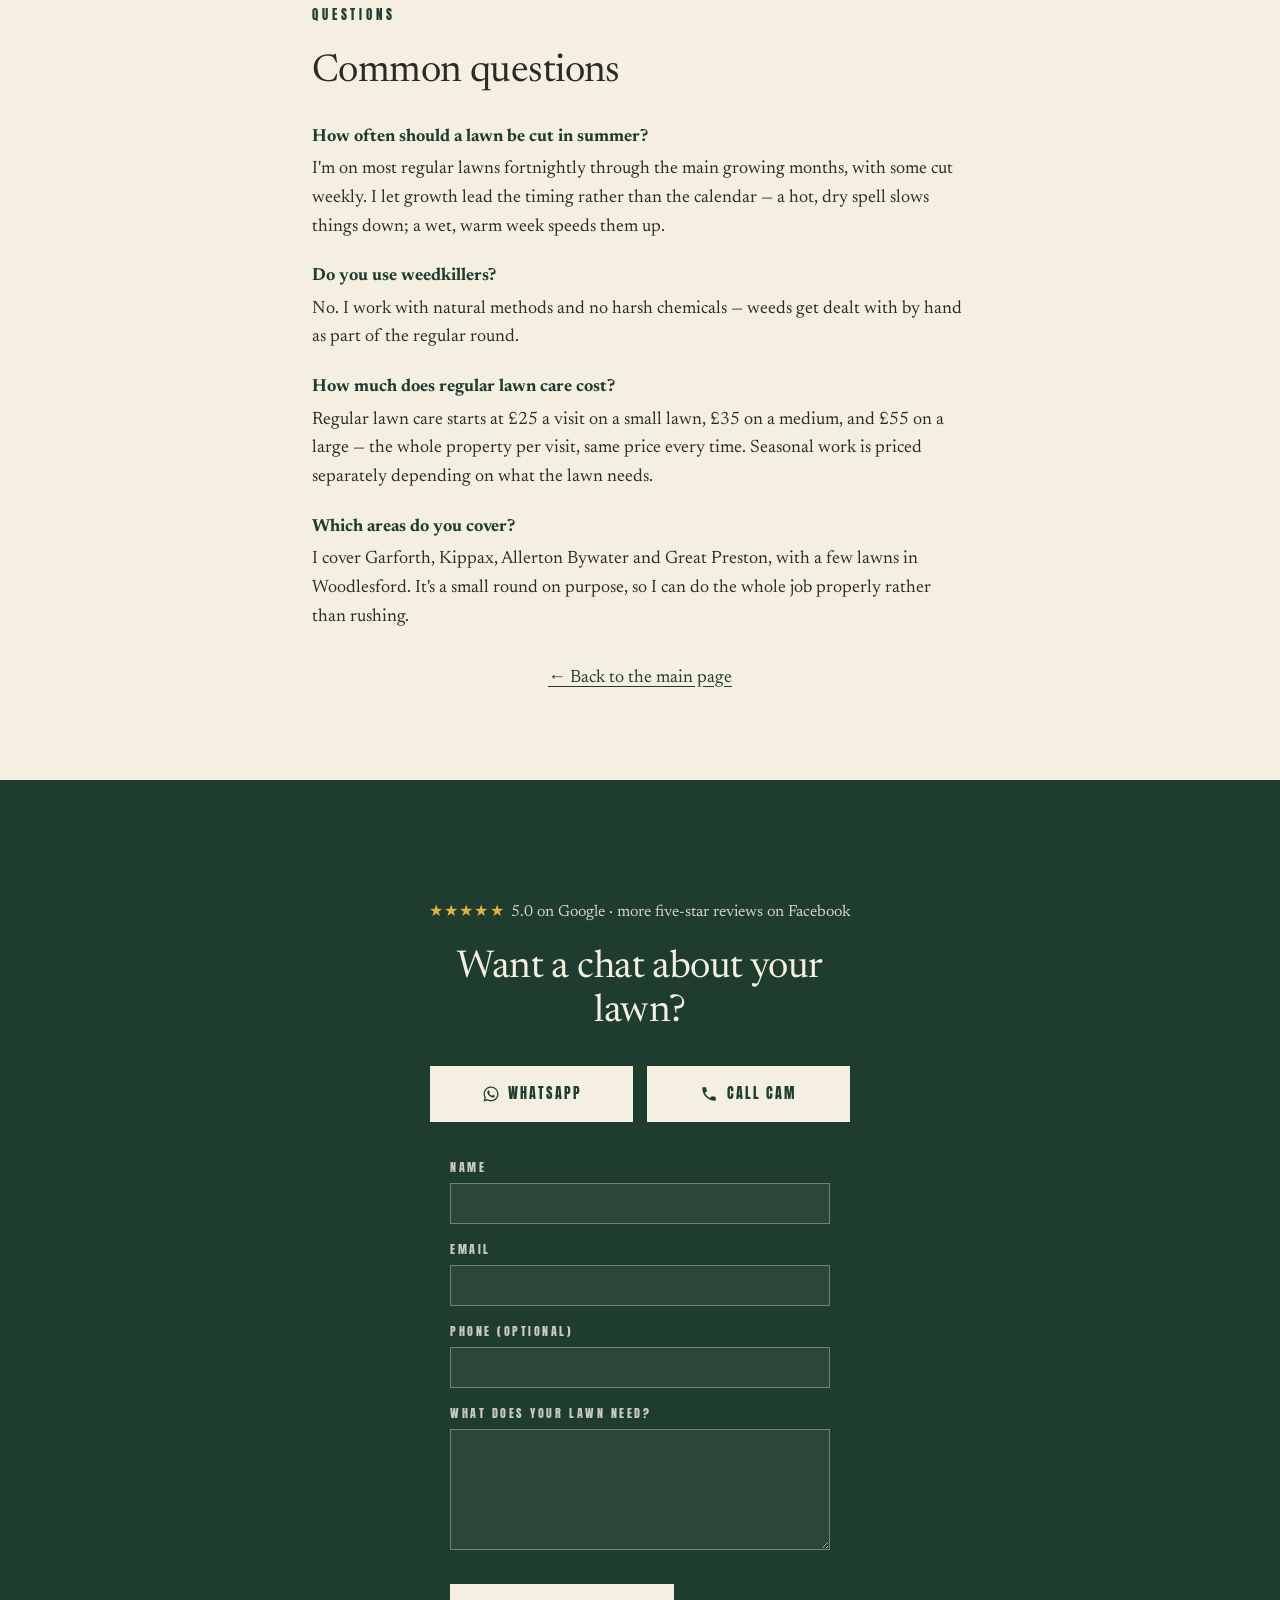
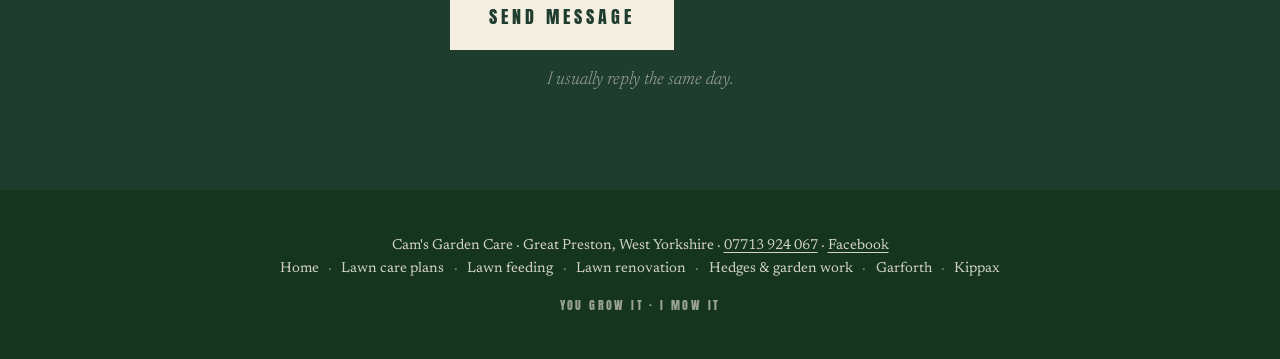
<file: garforth/index.html>
<!DOCTYPE html>
<html lang="en-GB">
<head>
<meta charset="UTF-8">
<meta name="viewport" content="width=device-width, initial-scale=1.0">
<!-- Google tag (gtag.js) -->
<script async src="https://www.googletagmanager.com/gtag/js?id=AW-18188133016"></script>
<script>
  window.dataLayer = window.dataLayer || [];
  function gtag(){dataLayer.push(arguments);}
  gtag('js', new Date());
  gtag('config', 'AW-18188133016');
</script>

<title>Lawn care in Garforth · Cam's Garden Care</title>
<meta name="description" content="Weekend lawn care in Garforth — natural methods, no harsh chemicals, same person every visit. Mowing, edging, scarifying, aerating, overseeding. A small local round.">

<link rel="canonical" href="https://camsgardencare.co.uk/garforth/">

<!-- Open Graph -->
<meta property="og:type" content="website">
<meta property="og:locale" content="en_GB">
<meta property="og:site_name" content="Cam's Garden Care">
<meta property="og:title" content="Lawn care in Garforth · Cam's Garden Care">
<meta property="og:description" content="Weekend lawn care in Garforth — natural methods, no harsh chemicals, same person every visit.">
<meta property="og:url" content="https://camsgardencare.co.uk/garforth/">
<meta property="og:image" content="https://camsgardencare.co.uk/images/garforth-lawn-edge.jpg">
<meta property="og:image:width" content="1200">
<meta property="og:image:height" content="630">

<!-- Twitter -->
<meta name="twitter:card" content="summary_large_image">
<meta name="twitter:title" content="Lawn care in Garforth · Cam's Garden Care">
<meta name="twitter:description" content="Weekend lawn care in Garforth — natural methods, no harsh chemicals.">
<meta name="twitter:image" content="https://camsgardencare.co.uk/images/garforth-lawn-edge.jpg">

<meta name="theme-color" content="#1F3D2E">

<link rel="preconnect" href="https://fonts.googleapis.com">
<link rel="preconnect" href="https://fonts.gstatic.com" crossorigin>
<link href="https://fonts.googleapis.com/css2?family=Anton&family=Newsreader:ital,opsz,wght@0,6..72,300..700;1,6..72,300..700&display=swap" rel="stylesheet">

<!-- LocalBusiness schema with Garforth focus -->
<script type="application/ld+json">
{
  "@context": "https://schema.org",
  "@type": "LocalBusiness",
  "@id": "https://camsgardencare.co.uk/#business",
  "name": "Cam's Garden Care",
  "image": "https://camsgardencare.co.uk/images/logo.png",
  "url": "https://camsgardencare.co.uk/garforth/",
  "telephone": "+44-7713-924067",
  "priceRange": "££",
  "address": {
    "@type": "PostalAddress",
    "addressLocality": "Great Preston",
    "addressRegion": "West Yorkshire",
    "addressCountry": "GB"
  },
  "areaServed": [
    { "@type": "Place", "name": "Garforth" },
    { "@type": "Place", "name": "Kippax" },
    { "@type": "Place", "name": "Allerton Bywater" },
    { "@type": "Place", "name": "Great Preston" },
    { "@type": "Place", "name": "Woodlesford" }
  ],
  "openingHoursSpecification": [
    {
      "@type": "OpeningHoursSpecification",
      "dayOfWeek": ["Saturday", "Sunday"],
      "opens": "08:00",
      "closes": "17:00"
    }
  ],
  "hasOfferCatalog": {
    "@type": "OfferCatalog",
    "name": "Lawn care services",
    "itemListElement": [
      { "@type": "Offer", "itemOffered": { "@type": "Service", "name": "Lawn mowing" } },
      { "@type": "Offer", "itemOffered": { "@type": "Service", "name": "Strimming and edging" } },
      { "@type": "Offer", "itemOffered": { "@type": "Service", "name": "Scarifying" } },
      { "@type": "Offer", "itemOffered": { "@type": "Service", "name": "Aerating" } },
      { "@type": "Offer", "itemOffered": { "@type": "Service", "name": "Overseeding" } },
      { "@type": "Offer", "itemOffered": { "@type": "Service", "name": "Topdressing" } },
      { "@type": "Offer", "itemOffered": { "@type": "Service", "name": "Feeding" } },
      { "@type": "Offer", "itemOffered": { "@type": "Service", "name": "Nematode treatment for chafer and leatherjacket" } }
    ]
  },
  "aggregateRating": {
    "@type": "AggregateRating",
    "ratingValue": "5.0",
    "reviewCount": "6",
    "bestRating": "5"
  },
  "review": [
    {
      "@type": "Review",
      "reviewBody": "Cam's professional approach is to be applauded. He arrived on time, worked out what was needed and cracked on. Really good job. Would definitely recommend. Thanks so much, Cam.",
      "author": { "@type": "Person", "name": "Lindsay" },
      "reviewRating": { "@type": "Rating", "ratingValue": "5", "bestRating": "5" }
    }
  ]
}
</script>

<script type="application/ld+json">
{
  "@context": "https://schema.org",
  "@type": "FAQPage",
  "mainEntity": [
    {
      "@type": "Question",
      "name": "How often should a lawn be cut in summer?",
      "acceptedAnswer": {
        "@type": "Answer",
        "text": "I'm on most regular lawns fortnightly through the main growing months, with some cut weekly. I let growth lead the timing rather than the calendar — a hot, dry spell slows things down; a wet, warm week speeds them up."
      }
    },
    {
      "@type": "Question",
      "name": "Do you use weedkillers?",
      "acceptedAnswer": {
        "@type": "Answer",
        "text": "No. I work with natural methods and no harsh chemicals — weeds get dealt with by hand as part of the regular round."
      }
    },
    {
      "@type": "Question",
      "name": "How much does regular lawn care cost?",
      "acceptedAnswer": {
        "@type": "Answer",
        "text": "Regular lawn care starts at £25 a visit on a small lawn, £35 on a medium, and £55 on a large — the whole property per visit, same price every time. Seasonal work is priced separately depending on what the lawn needs."
      }
    },
    {
      "@type": "Question",
      "name": "Which areas do you cover?",
      "acceptedAnswer": {
        "@type": "Answer",
        "text": "I cover Garforth, Kippax, Allerton Bywater and Great Preston, with a few lawns in Woodlesford. It's a small round on purpose, so I can do the whole job properly rather than rushing."
      }
    }
  ]
}
</script>

<link rel="stylesheet" href="/styles.css">
<style>
  /* Page-specific additions — elements the shared stylesheet doesn't cover */
  :root { --green-mid: #2E5A45; }
  h1 {
    font-family: 'Newsreader', serif;
    font-weight: 400;
    font-size: 2.4rem;
    line-height: 1.15;
    letter-spacing: -0.015em;
    margin-bottom: 1rem;
    max-width: 18ch;
  }
  .tagline { color: var(--green-mid); font-style: italic; margin: 0 0 1.5rem; }
  img.hero { width: 100%; height: auto; border-radius: 4px; margin: 1.5rem 0; padding: 0; background: transparent; display: block; }
  .services { margin: 1rem 0; padding-left: 1.25rem; }
  .services li { margin: 0.35rem 0; }
  blockquote {
    border-left: 3px solid var(--green-mid);
    padding: 0.5rem 0 0.5rem 1rem;
    margin: 1.5rem 0;
    font-style: italic;
    color: #333;
  }
  blockquote footer { font-style: normal; font-weight: bold; margin-top: 0.5rem; color: var(--green-deep); }
  .contact .phone { font-size: 1.3rem; display: block; margin-top: 0.5rem; color: var(--cream); font-weight: bold; text-decoration: none; }
  .contact .phone:hover { text-decoration: underline; }
  .contact > p > a { color: var(--cream); font-weight: bold; text-decoration: none; }
  .contact > p > a:hover { text-decoration: underline; }
  /* Inline WhatsApp CTAs after the mid-page and Local Soil pull-quotes. They
     reuse the shared primary button (.cb-get-a-mow) but live inside
     .container, so two things need restoring for that reused button — no new
     button styling is introduced here (shape, fill, padding and font all come
     from the class):
       1. Left-align with the body copy (the component centres by default).
       2. The button's own cream text — .container's link-colour rule is more
          specific than the component's and would otherwise darken it to
          green-on-green. Its hover colours are restored to match. */
  .container .contact-buttons { justify-content: flex-start; margin-left: 0; margin-right: 0; }
  .container .cb-get-a-mow:link,
  .container .cb-get-a-mow:visited { color: var(--cream); text-decoration: none; }
  .container .cb-get-a-mow:hover,
  .container .cb-get-a-mow:active { color: var(--green-darker); text-decoration: none; }
  /* FAQ */
  .faq { margin: 1rem 0 0; }
  .faq-q { font-size: 1.1rem; color: var(--green-deep); margin: 1.5rem 0 0.4rem; line-height: 1.3; }
  .faq-a { margin: 0 0 1rem; }
  @media (max-width: 600px) {
    h1 { font-size: 1.9rem; }
  }
</style>
</head>
<body>

<nav class="site-nav" aria-label="Primary">
  <button class="site-nav-toggle" type="button" aria-expanded="false" aria-controls="site-nav-links" aria-label="Menu"><span class="site-nav-burger" aria-hidden="true">☰</span> Menu</button>
  <div class="site-nav-links" id="site-nav-links">
    <a class="site-nav-cta js-get-a-mow" href="https://wa.me/447713924067?text=Hi%20Cam%2C%20I'm%20enquiring%20about%20lawn%20mowing%20in%20Garforth.%20I'm%20in%20%5Bpostcode%5D" data-service="lawn" data-cta="nav" target="_blank" rel="noopener" aria-label="Get a mow — message Cam on WhatsApp">Get a mow</a>
    <span class="site-nav-divider" aria-hidden="true">·</span>
    <a href="/lawn-care-plans/">Lawn care plans</a>
    <span class="site-nav-divider" aria-hidden="true">·</span>
    <a href="/lawn-feeding-seaweed/">Lawn feeding</a>
    <span class="site-nav-divider" aria-hidden="true">·</span>
    <a href="/lawn-renovation/">Lawn renovation</a>
    <span class="site-nav-divider" aria-hidden="true">·</span>
    <a href="/hedges-garden-work/">Hedges &amp; garden work</a>
  </div>
</nav>

<header class="hero">
  <a class="logo-link reveal reveal-1" href="/" aria-label="Cam's Garden Care home">
    <img class="logo-img" src="/images/cams-logo-white.svg" alt="Cam's Garden Care" width="720" height="138">
  </a>
  <p class="hero-tagline reveal reveal-2">Looking after lawns, the right way.</p>
  <p class="hero-sub reveal reveal-3">Mow · Edge · Scarify · Overseed · Feed</p>
  <p class="hero-rating reveal reveal-3">
    <span class="stars" aria-hidden="true">★★★★★</span><a href="https://g.page/r/CVPoep9AfgK-EBM" target="_blank" rel="noopener" aria-label="Rated 5.0 out of 5 on Google — read the reviews on Google">5.0 on Google</a> · <a href="https://www.facebook.com/camsgardencare" target="_blank" rel="noopener" aria-label="More five-star reviews on Facebook">more five-star reviews on Facebook</a>
  </p>
  <!-- Primary conversion route: WhatsApp (solid green) + Call (outline).
       Both use the shared delegated click tracking in /contact-buttons.js —
       .cb-whatsapp fires the whatsapp_click conversion label, .cb-call the Call label —
       so no per-button listener is wired here. -->
  <div class="contact-buttons hero-photo-cta reveal reveal-3">
    <a class="cb-btn cb-get-a-mow cb-whatsapp" href="https://wa.me/447713924067?text=Hi%20Cam%2C%20I'm%20enquiring%20about%20lawn%20mowing%20in%20Garforth.%20I'm%20in%20%5Bpostcode%5D" data-service="lawn" data-cta="hero" target="_blank" rel="noopener" aria-label="Message Cam on WhatsApp"><svg class="cb-icon" viewBox="0 0 24 24" aria-hidden="true" focusable="false"><path d="M19.05 4.91A9.82 9.82 0 0 0 12.04 2C6.58 2 2.13 6.45 2.13 11.91c0 1.75.46 3.45 1.32 4.95L2.05 22l5.25-1.38a9.87 9.87 0 0 0 4.74 1.21h.01c5.46 0 9.91-4.45 9.91-9.91 0-2.65-1.03-5.14-2.91-7.01zM12.04 20.15h-.01a8.2 8.2 0 0 1-4.18-1.15l-.3-.18-3.11.82.83-3.04-.2-.31a8.2 8.2 0 0 1-1.26-4.38c0-4.54 3.7-8.23 8.24-8.23 2.2 0 4.27.86 5.83 2.42a8.18 8.18 0 0 1 2.41 5.82c0 4.54-3.7 8.23-8.23 8.23zm4.52-6.16c-.25-.12-1.47-.72-1.69-.81-.23-.08-.39-.12-.56.12-.17.25-.64.81-.79.98-.14.16-.29.18-.54.06-.25-.12-1.05-.39-1.99-1.23-.74-.66-1.23-1.47-1.38-1.72-.14-.25-.01-.38.11-.5.11-.11.25-.29.37-.43.12-.14.17-.25.25-.42.08-.16.04-.31-.02-.43-.06-.12-.56-1.34-.76-1.84-.2-.48-.4-.42-.56-.43-.14-.01-.31-.01-.48-.01-.16 0-.43.06-.66.31-.23.25-.86.85-.86 2.07 0 1.22.89 2.4 1.01 2.56.12.17 1.75 2.67 4.23 3.74.59.26 1.05.41 1.41.52.59.19 1.13.16 1.56.1.48-.07 1.47-.6 1.68-1.18.21-.58.21-1.07.14-1.18-.06-.11-.23-.17-.48-.29z"/></svg><span>WhatsApp</span></a>
    <a class="cb-btn cb-call" href="tel:+447713924067" data-service="lawn" data-cta="hero" aria-label="Call Cam"><svg class="cb-icon" viewBox="0 0 24 24" aria-hidden="true" focusable="false"><path d="M6.62 10.79c1.44 2.83 3.76 5.14 6.59 6.59l2.2-2.2c.27-.27.67-.36 1.02-.24 1.12.37 2.33.57 3.57.57.55 0 1 .45 1 1V20c0 .55-.45 1-1 1-9.39 0-17-7.61-17-17 0-.55.45-1 1-1h3.5c.55 0 1 .45 1 1 0 1.25.2 2.45.57 3.57.11.35.03.74-.25 1.02l-2.2 2.2z"/></svg><span>Call Cam</span></a>
  </div>
</header>

<section>
  <div class="container">
    <div class="section-label">About</div>
    <h1>Lawn care in Garforth</h1>
    <p class="tagline">Looking after lawns, the right way.</p>

    <img class="hero" src="/images/garforth-lawn-edge.jpg" alt="A freshly edged lawn in Garforth, cleanly cut against a tidy border">

    <p class="lead">I'm Cam. I look after a small number of lawns in Garforth across the season — including Lindsay's — alongside my round in Great Preston, Kippax, Allerton Bywater, and now Woodlesford.</p>

    <p>It's weekend work, on purpose. A Mon–Fri day job means I'm not trying to cram in as many lawns as I can fit. I'd rather do the whole job properly on a smaller round — the cut, the edges, the seasonal renovation — than rush. Same price every time. Same person turning up.</p>
  </div>
</section>

<section>
  <div class="container">
    <div class="section-label">The Work</div>
    <h2>What I do in Garforth</h2>

    <p class="lead">Two flows of work, side by side. The regular cutting round that keeps a lawn looking right through the season, and the seasonal renovation work that keeps it genuinely healthy underneath.</p>

    <p><strong>Regular care:</strong></p>
    <ul class="services">
      <li>Mowing with a sharp blade</li>
      <li>Strimming and edging every visit</li>
      <li>Manual weeding as needed</li>
      <li>Feeding when the lawn calls for it</li>
    </ul>

    <p><strong>Seasonal work:</strong></p>
    <ul class="services">
      <li>Scarifying to lift moss and thatch</li>
      <li>Aerating to ease compaction</li>
      <li>Overseeding to thicken thin patches</li>
      <li>Topdressing to even out levels</li>
      <li>Nematodes for chafer and leatherjacket</li>
      <li>Lime where the soil's acidic</li>
    </ul>

    <p>Natural methods, no harsh chemicals.</p>

    <p>For lawns that want looking after through the whole year, I also offer <a href="/lawn-care-plans/">seasonal lawn care plans</a>.</p>

    <p><strong>Autumn lawn renovation.</strong> Once the mowing eases off, I take on a limited number of full renovations each September — scarify, aerate, top dress and overseed, done as one job while the soil's still warm. <a href="/lawn-renovation/">More on lawn renovation →</a></p>

    <p><strong>Hedges, borders and garden work.</strong> More than just the mowing — hedge trimming, shrub pruning and border tidying, mostly through the cooler months. <a href="/hedges-garden-work/">More on hedges and garden work →</a></p>

    <p class="pull-quote">The lawns I look after in Garforth get the same considered care as the rest of the round.</p>

    <p>If that sounds like what your lawn's after, tell me a bit about it and I'll come back to you.</p>

    <!-- Inline WhatsApp CTA — shared js-get-a-mow conversion hook; get-a-mow pre-fill. -->
    <div class="contact-buttons">
      <a class="cb-btn cb-get-a-mow js-get-a-mow" href="https://wa.me/447713924067?text=Hi%20Cam%2C%20I'm%20enquiring%20about%20lawn%20mowing%20in%20Garforth.%20I'm%20in%20%5Bpostcode%5D" data-service="lawn" data-cta="mid" target="_blank" rel="noopener" aria-label="Get a mow — message Cam on WhatsApp"><span>Get a mow</span></a>
    </div>
  </div>
</section>

<section>
  <div class="container">
    <div class="section-label">Reviews</div>
    <h2>From Garforth customers</h2>

    <blockquote>
      Cam's professional approach is to be applauded. He arrived on time, worked out what was needed and cracked on. Really good job. Would definitely recommend. Thanks so much, Cam.
      <footer>— Lindsay, Garforth</footer>
    </blockquote>

    <blockquote>
      Really friendly and professional. Explained how I needed to look after my lawn. Great service and will now use regularly. Very happy.
      <footer>— Marie, Garforth</footer>
    </blockquote>

    <blockquote>
      Cam is knowledgeable, reliable and has done a great job on my (very large and very unkempt) lawn. Highly recommend.
      <footer>— Lisa, Garforth</footer>
    </blockquote>

    <img class="hero" src="/images/garforth-lindsay-forgetmenots.jpg" alt="A sharp, freshly cut edge in Lindsay's Garforth garden where the lawn meets a border of forget-me-nots and aquilegia" width="1400" height="1867" loading="lazy">
  </div>
</section>

<section>
  <div class="container">
    <div class="section-label">Local Soil</div>
    <h2>A small Garforth patch, properly served</h2>

    <p>Garforth lawns sit on the same heavy clay soil that runs through this part of West Yorkshire — which is why aerating and scarifying matter more here than people often think. The regular round keeps a lawn looking right week to week; the seasonal work is what keeps it healthy underneath.</p>

    <p class="pull-quote">Compaction and thatch are the quiet problems behind most of the "why won't it green up?" lawns I get asked about.</p>

    <p>If compaction or thatch sounds like what's holding your lawn back, I can take a look — or if it's more than a regular cut needs, have a read about <a href="/lawn-renovation/">autumn renovation</a>.</p>

    <!-- Inline WhatsApp CTA — shared js-get-a-mow conversion hook; get-a-mow pre-fill. -->
    <div class="contact-buttons">
      <a class="cb-btn cb-get-a-mow js-get-a-mow" href="https://wa.me/447713924067?text=Hi%20Cam%2C%20I'm%20enquiring%20about%20lawn%20mowing%20in%20Garforth.%20I'm%20in%20%5Bpostcode%5D" data-service="lawn" data-cta="mid" target="_blank" rel="noopener" aria-label="Get a mow — message Cam on WhatsApp"><span>Get a mow</span></a>
    </div>
  </div>
</section>

<section>
  <div class="container">
    <div class="section-label">Questions</div>
    <h2>Common questions</h2>

    <div class="faq">
      <h3 class="faq-q">How often should a lawn be cut in summer?</h3>
      <p class="faq-a">I'm on most regular lawns fortnightly through the main growing months, with some cut weekly. I let growth lead the timing rather than the calendar — a hot, dry spell slows things down; a wet, warm week speeds them up.</p>

      <h3 class="faq-q">Do you use weedkillers?</h3>
      <p class="faq-a">No. I work with natural methods and no harsh chemicals — weeds get dealt with by hand as part of the regular round.</p>

      <h3 class="faq-q">How much does regular lawn care cost?</h3>
      <p class="faq-a">Regular lawn care starts at £25 a visit on a small lawn, £35 on a medium, and £55 on a large — the whole property per visit, same price every time. Seasonal work is priced separately depending on what the lawn needs.</p>

      <h3 class="faq-q">Which areas do you cover?</h3>
      <p class="faq-a">I cover Garforth, Kippax, Allerton Bywater and Great Preston, with a few lawns in Woodlesford. It's a small round on purpose, so I can do the whole job properly rather than rushing.</p>
    </div>

    <p style="text-align:center; margin-top: 2rem;"><a href="/">← Back to the main page</a></p>
  </div>
</section>

<section class="contact" id="contact">
  <p class="hero-rating reveal reveal-3">
    <span class="stars" aria-hidden="true">★★★★★</span><a href="https://g.page/r/CVPoep9AfgK-EBM" target="_blank" rel="noopener" aria-label="Rated 5.0 out of 5 on Google — read the reviews on Google">5.0 on Google</a> · <a href="https://www.facebook.com/camsgardencare" target="_blank" rel="noopener" aria-label="More five-star reviews on Facebook">more five-star reviews on Facebook</a>
  </p>
  <h2>Want a chat about your lawn?</h2>
  <div data-contact-buttons></div>
  <form class="contact-form" action="https://formspree.io/f/mwvznykp" method="POST">
    <input type="hidden" name="_subject" value="New enquiry — Cam's Garden Care">
    <input type="hidden" name="source_page" value="garforth">
    <input type="hidden" name="gclid" value="">
    <input type="text" name="_gotcha" class="form-honey" tabindex="-1" autocomplete="off" aria-hidden="true">
    <label>
      <span>Name</span>
      <input type="text" name="name" required autocomplete="name">
    </label>
    <label>
      <span>Email</span>
      <input type="email" name="email" required autocomplete="email">
    </label>
    <label>
      <span>Phone (optional)</span>
      <input type="tel" name="phone" autocomplete="tel">
    </label>
    <label>
      <span>What does your lawn need?</span>
      <textarea name="message" rows="4" required></textarea>
    </label>
    <button type="submit" class="btn">Send message</button>
    <p class="form-reply-note">I usually reply the same day.</p>
  </form>
</section>

<footer>
  <address>
    <p>Cam's Garden Care · Great Preston, West Yorkshire · <a href="tel:+447713924067" data-service="lawn" data-cta="footer">07713 924 067</a> · <a href="https://www.facebook.com/camsgardencare" target="_blank" rel="noopener" aria-label="Cam's Garden Care on Facebook">Facebook</a></p>
  </address>
  <nav class="footer-nav" aria-label="Pages">
    <a href="/">Home</a>
    <span aria-hidden="true">·</span>
    <a href="/lawn-care-plans/">Lawn care plans</a>
    <span aria-hidden="true">·</span>
    <a href="/lawn-feeding-seaweed/">Lawn feeding</a>
    <span aria-hidden="true">·</span>
    <a href="/lawn-renovation/">Lawn renovation</a>
    <span aria-hidden="true">·</span>
    <a href="/hedges-garden-work/">Hedges &amp; garden work</a>
    <span aria-hidden="true">·</span>
    <a href="/garforth/">Garforth</a>
    <span aria-hidden="true">·</span>
    <a href="/kippax/">Kippax</a>
  </nav>
  <p class="footer-tagline">You Grow It · I Mow It</p>
</footer>

<script>
(function() {
  var GCLID_KEY = 'cgc_gclid';
  var GCLID_TTL = 90 * 86400000;
  function getStored() {
    try {
      var o = JSON.parse(localStorage.getItem(GCLID_KEY) || 'null');
      return o && o.v && o.t && (Date.now() - o.t) < GCLID_TTL ? o.v : '';
    } catch (e) { return ''; }
  }
  function getGclid() {
    var p = new URLSearchParams(window.location.search).get('gclid');
    if (p) {
      try { localStorage.setItem(GCLID_KEY, JSON.stringify({ v: p, t: Date.now() })); } catch (e) {}
      return p;
    }
    return getStored();
  }
  function init() {
    var gclid = getGclid();
    document.querySelectorAll('form.contact-form').forEach(function(form) {
      var hidden = form.querySelector('input[name="gclid"]');
      if (hidden && gclid) hidden.value = gclid;
      form.addEventListener('submit', function(e) {
        e.preventDefault();
        var btn = form.querySelector('button[type="submit"]');
        if (btn) btn.disabled = true;
        var existingErr = form.querySelector('.form-error');
        if (existingErr) existingErr.remove();
        fetch(form.action, {
          method: 'POST',
          body: new FormData(form),
          headers: { 'Accept': 'application/json' }
        }).then(function(r) {
          if (!r.ok) throw new Error('http ' + r.status);
          if (typeof gtag === 'function') {
            gtag('event', 'conversion', { 'send_to': 'AW-18188133016/KVI3COH5sLwcEJjF4-BD', 'value': 1.0, 'currency': 'GBP' });
            var sp = form.querySelector('input[name="source_page"]');
            gtag('event', 'form_submit', {
              send_to: 'G-1GBY5BTE39',
              source_page: sp ? sp.value : '',
              service: 'lawn',
              cta_location: 'form'
            });
          }
          form.classList.add('is-success');
          form.innerHTML = '<p class="form-success">Thanks — I’ve got your message and I’ll be in touch, usually the same day.</p>';
        }).catch(function() {
          if (btn) btn.disabled = false;
          var err = document.createElement('p');
          err.className = 'form-error';
          err.innerHTML = 'Something went wrong sending the message. Please email me directly at <a href="mailto:camtpotter@gmail.com">camtpotter@gmail.com</a>.';
          form.appendChild(err);
        });
      });
    });
  }
  if (document.readyState === 'loading') document.addEventListener('DOMContentLoaded', init);
  else init();
})();
</script>
<script src="/contact-buttons.js" defer></script>
<script src="/js/tracking.js"></script>

</body>
</html>
</file>
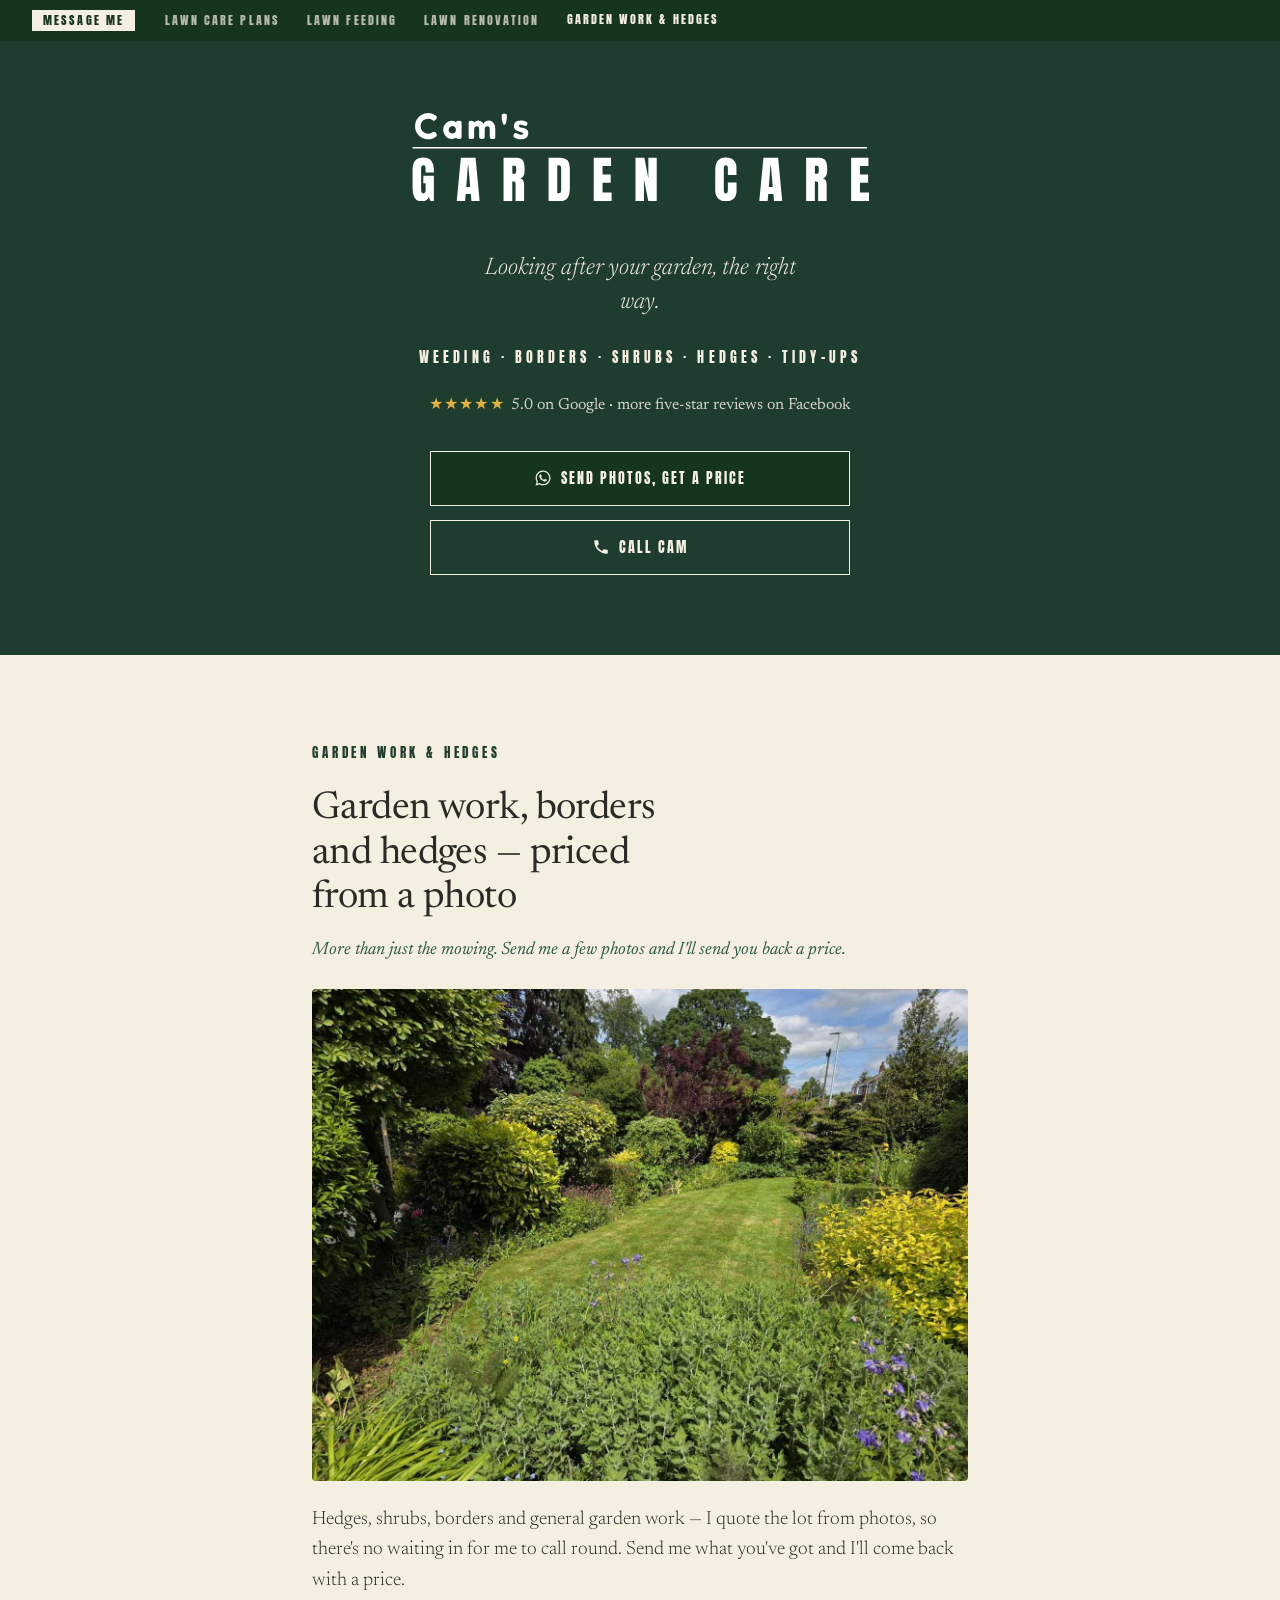
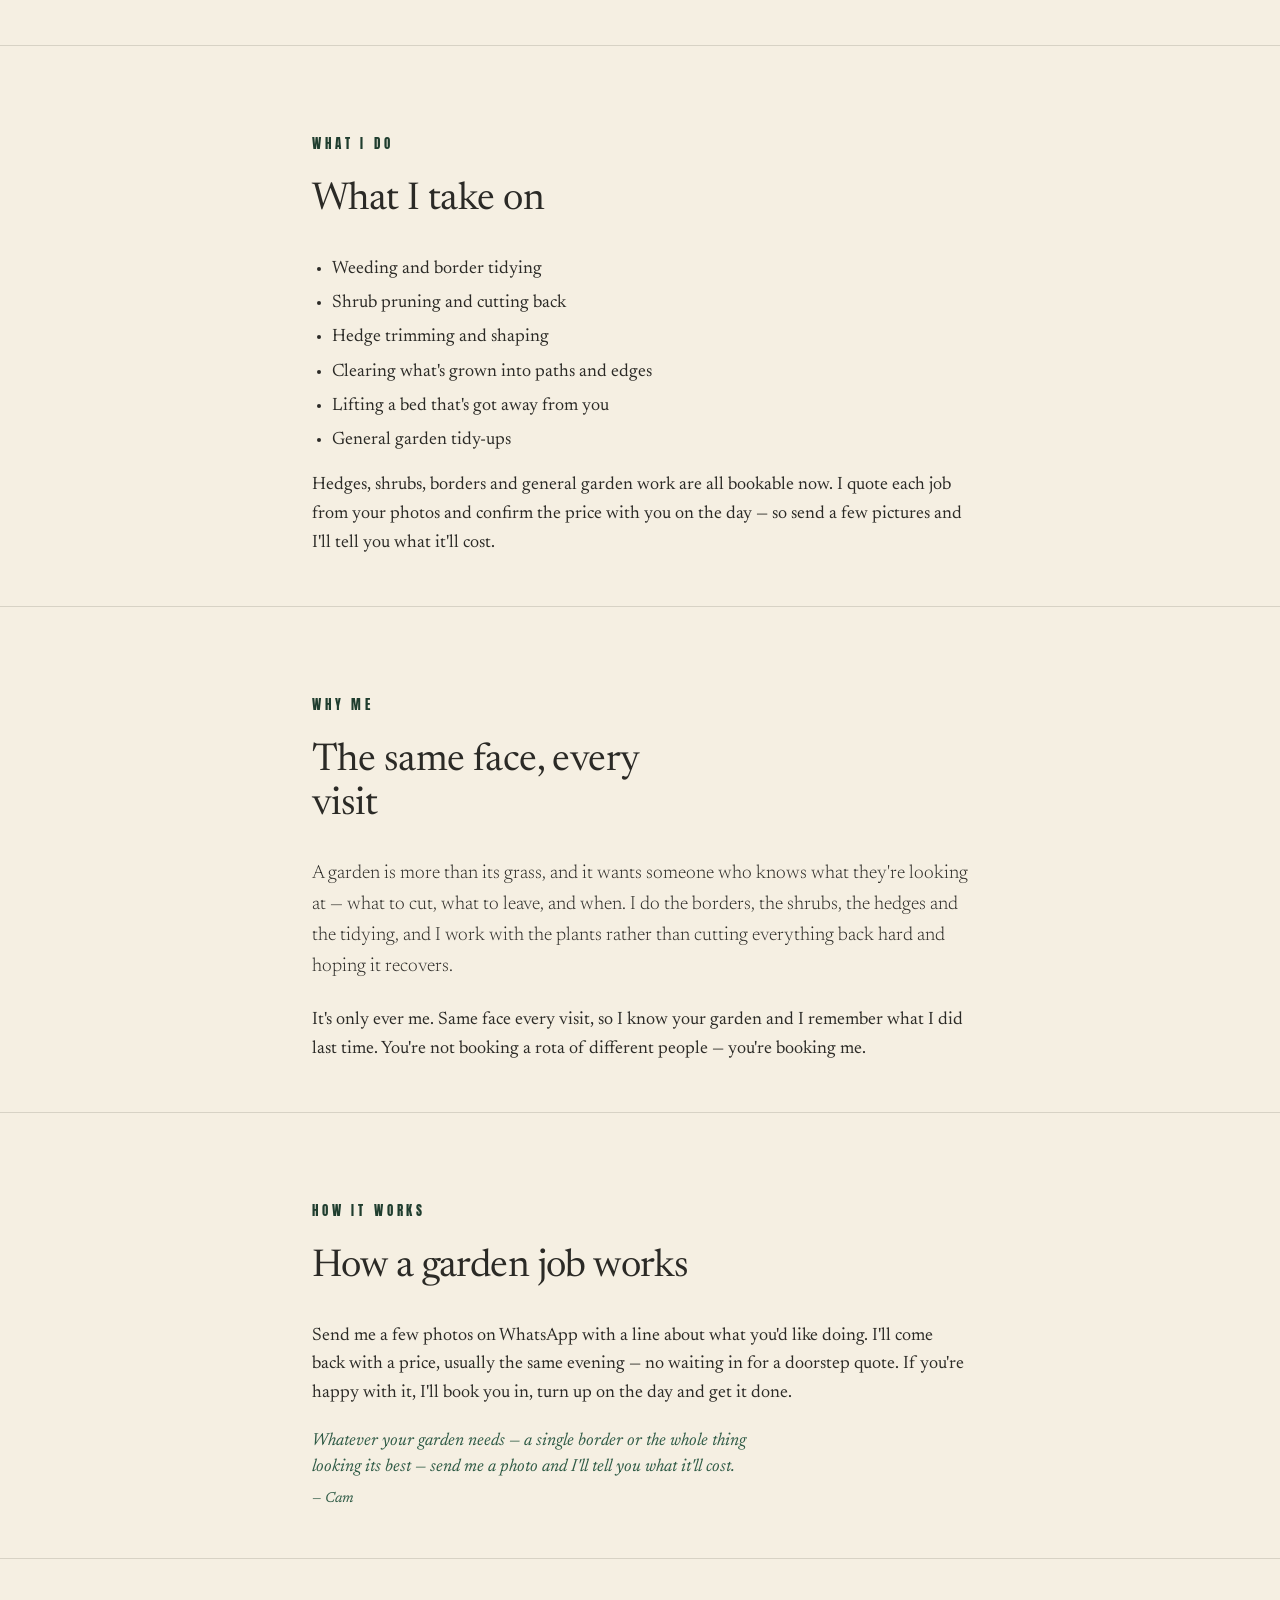
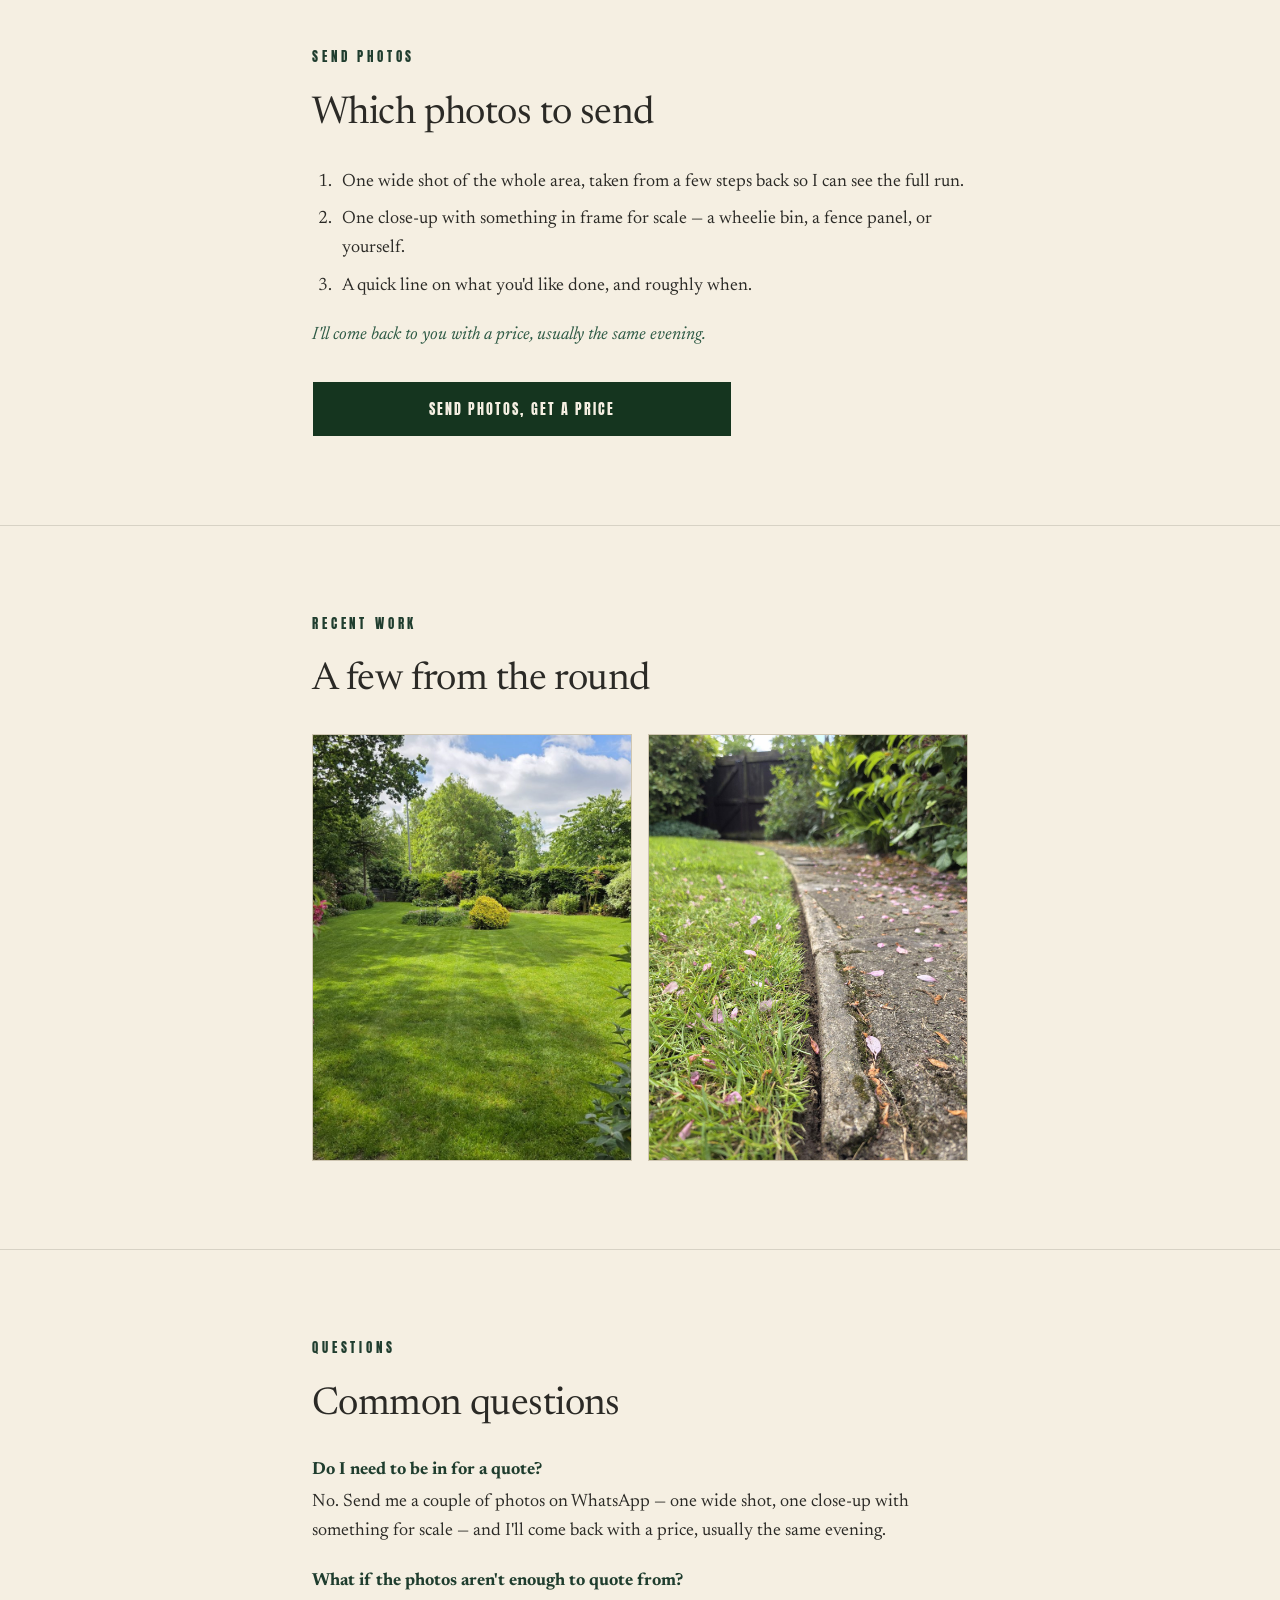
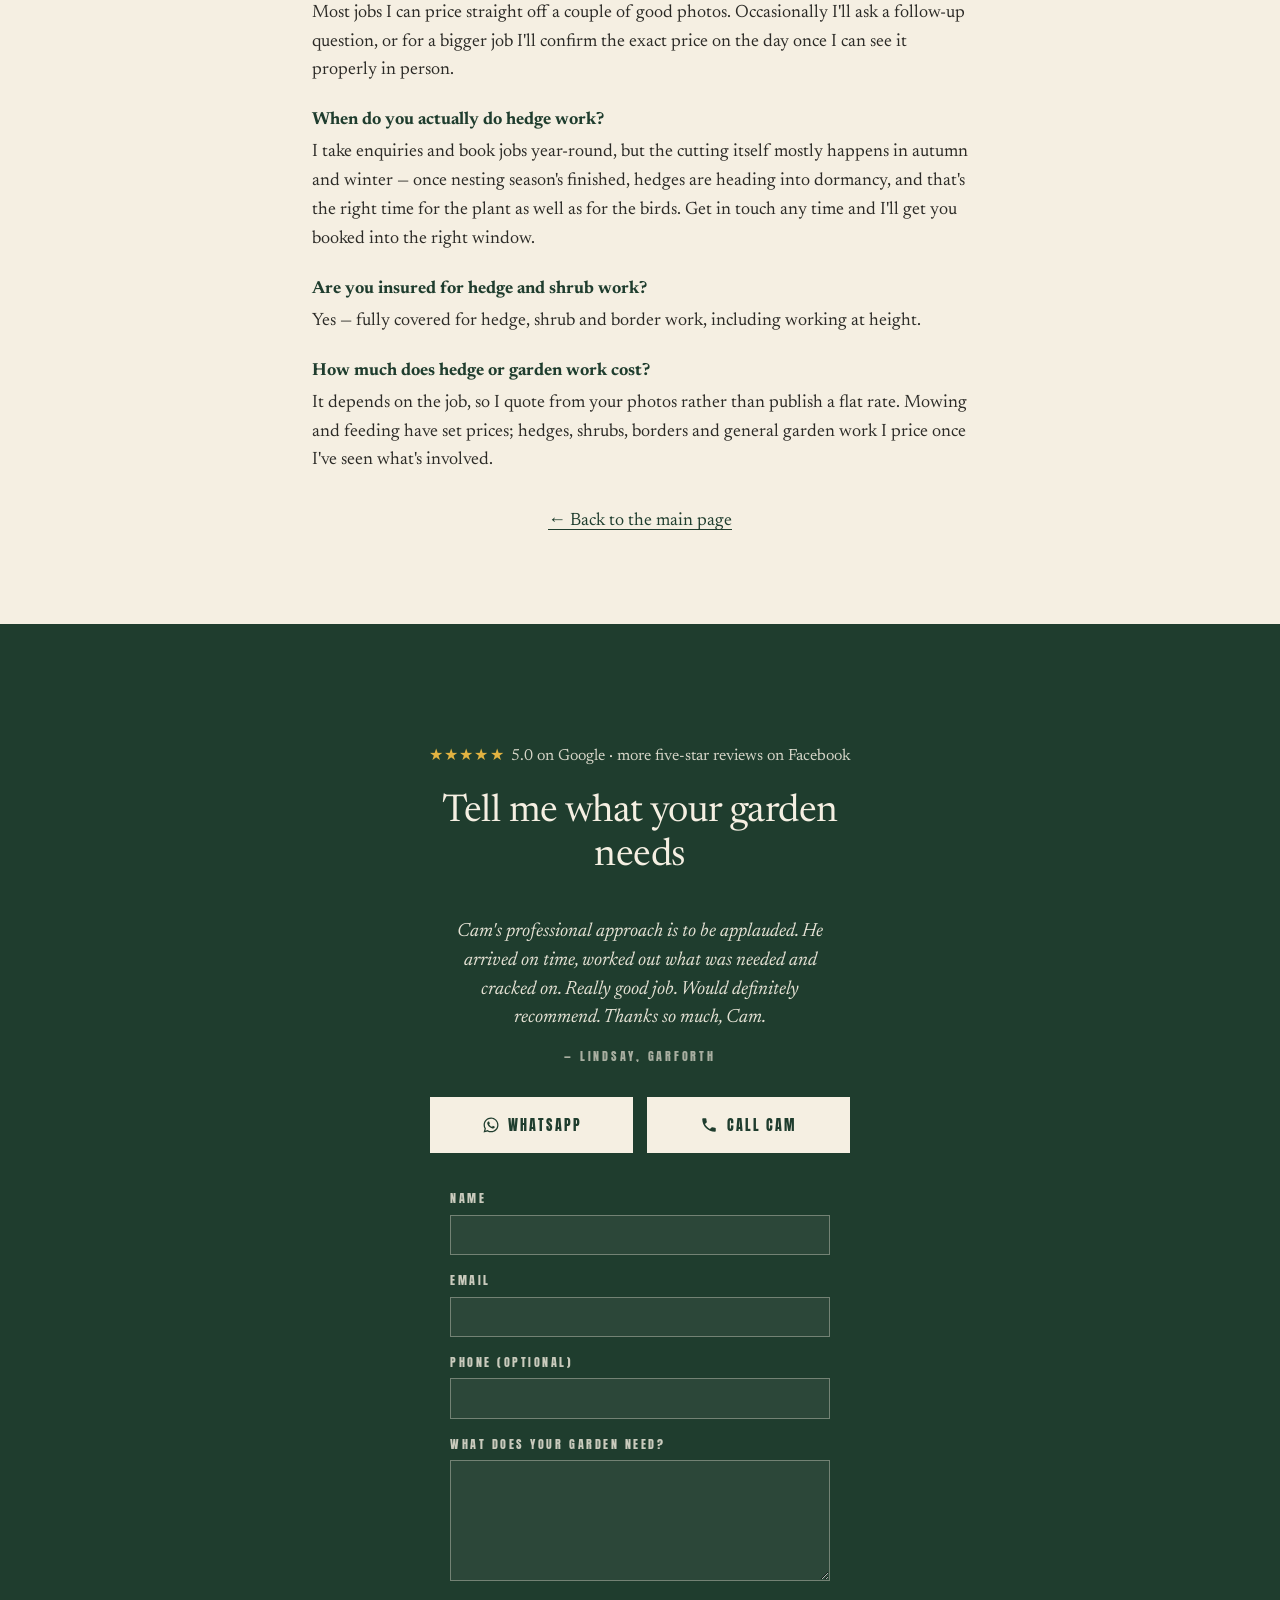
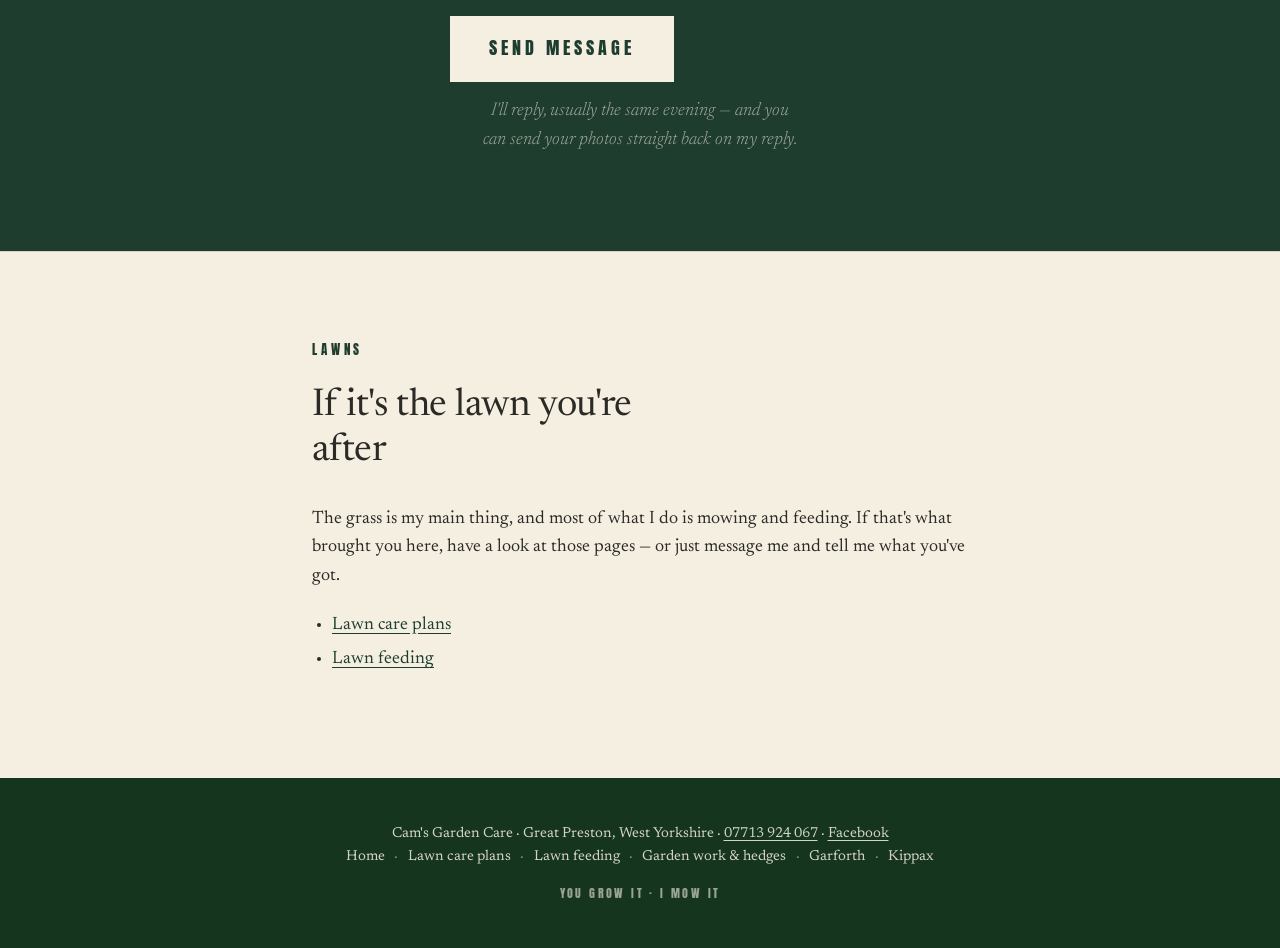
<file: hedges-garden-work/index.html>
<!DOCTYPE html>
<html lang="en-GB">
<head>
<meta charset="UTF-8">
<meta name="viewport" content="width=device-width, initial-scale=1.0">
<!-- Google tag (gtag.js) -->
<script async src="https://www.googletagmanager.com/gtag/js?id=AW-18188133016"></script>
<script>
  window.dataLayer = window.dataLayer || [];
  function gtag(){dataLayer.push(arguments);}
  gtag('js', new Date());
  gtag('config', 'AW-18188133016');
</script>

<title>Garden Work &amp; Hedges – Garforth &amp; Kippax | Cam's Garden Care</title>
<meta name="description" content="Weeding, borders, shrub pruning, hedge trimming and general garden tidy-ups across Garforth, Kippax and Great Preston. Send me a few photos on WhatsApp and I'll come back with a price.">

<link rel="canonical" href="https://camsgardencare.co.uk/hedges-garden-work/">

<!-- Open Graph -->
<meta property="og:type" content="website">
<meta property="og:locale" content="en_GB">
<meta property="og:site_name" content="Cam's Garden Care">
<meta property="og:title" content="Garden Work &amp; Hedges – Garforth &amp; Kippax | Cam's Garden Care">
<meta property="og:description" content="Weeding, borders, shrub pruning, hedge trimming and general garden tidy-ups across Garforth, Kippax and Great Preston. Send me a few photos on WhatsApp and I'll come back with a price.">
<meta property="og:url" content="https://camsgardencare.co.uk/hedges-garden-work/">
<meta property="og:image" content="https://camsgardencare.co.uk/images/og-image.jpg">
<meta property="og:image:width" content="1200">
<meta property="og:image:height" content="630">

<!-- Twitter -->
<meta name="twitter:card" content="summary_large_image">
<meta name="twitter:title" content="Garden Work &amp; Hedges – Garforth &amp; Kippax | Cam's Garden Care">
<meta name="twitter:description" content="Weeding, borders, shrub pruning, hedge trimming and general garden tidy-ups across Garforth, Kippax and Great Preston. Send me a few photos on WhatsApp and I'll come back with a price.">
<meta name="twitter:image" content="https://camsgardencare.co.uk/images/og-image.jpg">

<meta name="theme-color" content="#1F3D2E">

<link rel="preconnect" href="https://fonts.googleapis.com">
<link rel="preconnect" href="https://fonts.gstatic.com" crossorigin>
<link href="https://fonts.googleapis.com/css2?family=Anton&family=Newsreader:ital,opsz,wght@0,6..72,300..700;1,6..72,300..700&display=swap" rel="stylesheet">

<!-- LocalBusiness schema with hedges & garden work focus -->
<script type="application/ld+json">
{
  "@context": "https://schema.org",
  "@type": "LocalBusiness",
  "@id": "https://camsgardencare.co.uk/#business",
  "name": "Cam's Garden Care",
  "image": "https://camsgardencare.co.uk/images/logo.png",
  "url": "https://camsgardencare.co.uk/hedges-garden-work/",
  "telephone": "+44-7713-924067",
  "priceRange": "££",
  "address": {
    "@type": "PostalAddress",
    "addressLocality": "Great Preston",
    "addressRegion": "West Yorkshire",
    "addressCountry": "GB"
  },
  "areaServed": [
    { "@type": "Place", "name": "Garforth" },
    { "@type": "Place", "name": "Kippax" },
    { "@type": "Place", "name": "Allerton Bywater" },
    { "@type": "Place", "name": "Great Preston" },
    { "@type": "Place", "name": "Woodlesford" }
  ],
  "openingHoursSpecification": [
    {
      "@type": "OpeningHoursSpecification",
      "dayOfWeek": ["Saturday", "Sunday"],
      "opens": "08:00",
      "closes": "17:00"
    }
  ],
  "hasOfferCatalog": {
    "@type": "OfferCatalog",
    "name": "Hedges, borders and garden work",
    "itemListElement": [
      { "@type": "Offer", "itemOffered": { "@type": "Service", "name": "Hedge trimming and shaping" } },
      { "@type": "Offer", "itemOffered": { "@type": "Service", "name": "Shrub pruning" } },
      { "@type": "Offer", "itemOffered": { "@type": "Service", "name": "Border tidying and weeding" } },
      { "@type": "Offer", "itemOffered": { "@type": "Service", "name": "General garden tidy-ups" } }
    ]
  }
}
</script>

<!-- Service schema for hedges & garden work, provided by the LocalBusiness above -->
<script type="application/ld+json">
{
  "@context": "https://schema.org",
  "@type": "Service",
  "name": "Hedges, Borders & Garden Work",
  "serviceType": "Hedge trimming and garden work",
  "url": "https://camsgardencare.co.uk/hedges-garden-work/",
  "description": "Hedge trimming and shaping, shrub pruning, border tidying and weeding, and general garden tidy-ups. Send a few photos and I'll come back with a price, usually the same evening.",
  "provider": { "@id": "https://camsgardencare.co.uk/#business" },
  "areaServed": [
    { "@type": "Place", "name": "Garforth" },
    { "@type": "Place", "name": "Kippax" },
    { "@type": "Place", "name": "Allerton Bywater" },
    { "@type": "Place", "name": "Great Preston" },
    { "@type": "Place", "name": "Woodlesford" }
  ]
}
</script>

<script type="application/ld+json">
{
  "@context": "https://schema.org",
  "@type": "FAQPage",
  "mainEntity": [
    {
      "@type": "Question",
      "name": "Do I need to be in for a quote?",
      "acceptedAnswer": {
        "@type": "Answer",
        "text": "No. Send me a couple of photos on WhatsApp — one wide shot, one close-up with something for scale — and I'll come back with a price, usually the same evening."
      }
    },
    {
      "@type": "Question",
      "name": "What if the photos aren't enough to quote from?",
      "acceptedAnswer": {
        "@type": "Answer",
        "text": "Most jobs I can price straight off a couple of good photos. Occasionally I'll ask a follow-up question, or for a bigger job I'll confirm the exact price on the day once I can see it properly in person."
      }
    },
    {
      "@type": "Question",
      "name": "When do you actually do hedge work?",
      "acceptedAnswer": {
        "@type": "Answer",
        "text": "I take enquiries and book jobs year-round, but the cutting itself mostly happens in autumn and winter — once nesting season's finished, hedges are heading into dormancy, and that's the right time for the plant as well as for the birds. Get in touch any time and I'll get you booked into the right window."
      }
    },
    {
      "@type": "Question",
      "name": "Are you insured for hedge and shrub work?",
      "acceptedAnswer": {
        "@type": "Answer",
        "text": "Yes — fully covered for hedge, shrub and border work, including working at height."
      }
    },
    {
      "@type": "Question",
      "name": "How much does hedge or garden work cost?",
      "acceptedAnswer": {
        "@type": "Answer",
        "text": "It depends on the job, so I quote from your photos rather than publish a flat rate. Mowing and feeding have set prices; hedges, shrubs, borders and general garden work I price once I've seen what's involved."
      }
    }
  ]
}
</script>

<link rel="stylesheet" href="/styles.css">
<style>
  /* Page-specific additions — elements the shared stylesheet doesn't cover */
  :root { --green-mid: #2E5A45; }
  h1 {
    font-family: 'Newsreader', serif;
    font-weight: 400;
    font-size: 2.4rem;
    line-height: 1.15;
    letter-spacing: -0.015em;
    margin-bottom: 1rem;
    max-width: 18ch;
  }
  .tagline { color: var(--green-mid); font-style: italic; margin: 0 0 1.5rem; }
  img.hero { width: 100%; height: auto; border-radius: 4px; margin: 1.5rem 0; padding: 0; background: transparent; display: block; }
  .services { margin: 1rem 0; padding-left: 1.25rem; }
  .services li { margin: 0.35rem 0; }
  .signoff { font-style: italic; color: var(--green-mid); margin-top: 1.75rem; }
  .contact .phone { font-size: 1.3rem; display: block; margin-top: 0.5rem; color: var(--cream); font-weight: bold; text-decoration: none; }
  .contact .phone:hover { text-decoration: underline; }
  .contact > p > a { color: var(--cream); font-weight: bold; text-decoration: none; }
  .contact > p > a:hover { text-decoration: underline; }
  /* Inline WhatsApp CTAs at the end of the two "now" sections. They reuse the
     shared primary button (.cb-get-a-mow) but live inside .container, so two
     things need restoring for that reused button — no new button styling is
     introduced here (shape, fill, padding and font all come from the class):
       1. Left-align with the body copy (the component centres by default).
       2. The button's own cream text — .container's link-colour rule is more
          specific than the component's and would otherwise darken it to
          green-on-green. Its hover colours are restored to match. */
  .container .contact-buttons { justify-content: flex-start; margin-left: 0; margin-right: 0; }
  .container .cb-get-a-mow:link,
  .container .cb-get-a-mow:visited { color: var(--cream); text-decoration: none; }
  .container .cb-get-a-mow:hover,
  .container .cb-get-a-mow:active { color: var(--green-darker); text-decoration: none; }
  /* "Which photos to send" — plain numbered instructions, no card grid. */
  ol.photo-steps { margin: 1rem 0 1.25rem; padding-left: 1.5rem; }
  ol.photo-steps li { margin: 0.55rem 0; padding-left: 0.35rem; }
  .photo-steps-note { font-style: italic; color: var(--green-mid); margin: 0 0 1.5rem; }
  /* Closing line — moved out of its own section to hang quietly under the one
     body CTA. Serif italic house style, but a size down and a tight top margin
     so it doesn't compete with the button above it. No box, border or ornament. */
  .closing-line { font-family: 'Newsreader', serif; font-style: italic; font-size: 1.1rem; line-height: 1.5; color: var(--green-mid); max-width: 48ch; margin: 1.25rem 0 0; }
  .closing-line-attr { font-style: italic; font-size: 0.9rem; color: var(--green-mid); margin: 0.4rem 0 0; }
  /* Quote now closes this section, so pull the bottom in — no orphaned band
     before the section that follows. */
  .section-how-it-works { padding-bottom: 3rem; }
  /* Sections that used to end on a repeated CTA now end on copy. Pull the
     bottom padding in to match, so no orphaned empty band is left behind. */
  .section-tight { padding-bottom: 3rem; }
  /* Sitelink anchor targets. The sticky header (.sticky-bar) is position:fixed
     and ~57px tall (44px CTA + padding), so offset the jump by that much plus a
     little breathing room — otherwise it would cover the heading on arrival. */
  #which-photos, #what-i-take-on, #recent-work { scroll-margin-top: 72px; }
  /* FAQ */
  .faq { margin: 1rem 0 0; }
  .faq-q { font-size: 1.1rem; color: var(--green-deep); margin: 1.5rem 0 0.4rem; line-height: 1.3; }
  .faq-a { margin: 0 0 1rem; }
  @media (max-width: 600px) {
    h1 { font-size: 1.9rem; }
  }
</style>
</head>
<body>

<nav class="site-nav" aria-label="Primary">
  <button class="site-nav-toggle" type="button" aria-expanded="false" aria-controls="site-nav-links" aria-label="Menu"><span class="site-nav-burger" aria-hidden="true">☰</span> Menu</button>
  <div class="site-nav-links" id="site-nav-links">
    <a class="site-nav-cta cb-whatsapp" href="https://wa.me/447713924067?text=Hi%20Cam%2C%20I'm%20enquiring%20about%20hedges%20and%20garden%20work.%20I'm%20in%20%5Bpostcode%5D" data-service="hedge" data-cta="nav" target="_blank" rel="noopener" aria-label="Message Cam on WhatsApp about garden work">Message me</a>
    <span class="site-nav-divider" aria-hidden="true">·</span>
    <a href="/lawn-care-plans/">Lawn care plans</a>
    <span class="site-nav-divider" aria-hidden="true">·</span>
    <a href="/lawn-feeding-seaweed/">Lawn feeding</a>
    <span class="site-nav-divider" aria-hidden="true">·</span>
    <a href="/lawn-renovation/">Lawn renovation</a>
    <span class="site-nav-divider" aria-hidden="true">·</span>
    <span class="site-nav-current" aria-current="page">Garden work &amp; hedges</span>
  </div>
</nav>

<header class="hero">
  <a class="logo-link reveal reveal-1" href="/" aria-label="Cam's Garden Care home">
    <img class="logo-img" src="/images/cams-logo-white.svg" alt="Cam's Garden Care" width="720" height="138">
  </a>
  <p class="hero-tagline reveal reveal-2">Looking after your garden, the right way.</p>
  <p class="hero-sub reveal reveal-3">Weeding · Borders · Shrubs · Hedges · Tidy-ups</p>
  <p class="hero-rating reveal reveal-3">
    <span class="stars" aria-hidden="true">★★★★★</span><a href="https://g.page/r/CVPoep9AfgK-EBM" target="_blank" rel="noopener" aria-label="Rated 5.0 out of 5 on Google — read the reviews on Google">5.0 on Google</a> · <a href="https://www.facebook.com/camsgardencare" target="_blank" rel="noopener" aria-label="More five-star reviews on Facebook">more five-star reviews on Facebook</a>
  </p>
  <!-- Primary conversion route: WhatsApp photo-quote (solid green) + Call (outline).
       Both use the shared delegated click tracking in /contact-buttons.js —
       .cb-whatsapp fires the WhatsApp conversion label, .cb-call the Call label —
       so no per-button listener is wired here and "Get a mow" never fires. -->
  <div class="contact-buttons hero-photo-cta reveal reveal-3">
    <a class="cb-btn cb-get-a-mow cb-whatsapp" href="https://wa.me/447713924067?text=Hi%20Cam%2C%20I'm%20enquiring%20about%20hedges%20and%20garden%20work.%20I'm%20in%20%5Bpostcode%5D" data-service="hedge" data-cta="hero" target="_blank" rel="noopener" aria-label="Send Cam photos on WhatsApp and get a price for garden work"><svg class="cb-icon" viewBox="0 0 24 24" aria-hidden="true" focusable="false"><path d="M19.05 4.91A9.82 9.82 0 0 0 12.04 2C6.58 2 2.13 6.45 2.13 11.91c0 1.75.46 3.45 1.32 4.95L2.05 22l5.25-1.38a9.87 9.87 0 0 0 4.74 1.21h.01c5.46 0 9.91-4.45 9.91-9.91 0-2.65-1.03-5.14-2.91-7.01zM12.04 20.15h-.01a8.2 8.2 0 0 1-4.18-1.15l-.3-.18-3.11.82.83-3.04-.2-.31a8.2 8.2 0 0 1-1.26-4.38c0-4.54 3.7-8.23 8.24-8.23 2.2 0 4.27.86 5.83 2.42a8.18 8.18 0 0 1 2.41 5.82c0 4.54-3.7 8.23-8.23 8.23zm4.52-6.16c-.25-.12-1.47-.72-1.69-.81-.23-.08-.39-.12-.56.12-.17.25-.64.81-.79.98-.14.16-.29.18-.54.06-.25-.12-1.05-.39-1.99-1.23-.74-.66-1.23-1.47-1.38-1.72-.14-.25-.01-.38.11-.5.11-.11.25-.29.37-.43.12-.14.17-.25.25-.42.08-.16.04-.31-.02-.43-.06-.12-.56-1.34-.76-1.84-.2-.48-.4-.42-.56-.43-.14-.01-.31-.01-.48-.01-.16 0-.43.06-.66.31-.23.25-.86.85-.86 2.07 0 1.22.89 2.4 1.01 2.56.12.17 1.75 2.67 4.23 3.74.59.26 1.05.41 1.41.52.59.19 1.13.16 1.56.1.48-.07 1.47-.6 1.68-1.18.21-.58.21-1.07.14-1.18-.06-.11-.23-.17-.48-.29z"/></svg><span>Send photos, get a price</span></a>
    <a class="cb-btn cb-call" href="tel:+447713924067" data-service="hedge" data-cta="hero" aria-label="Call Cam"><svg class="cb-icon" viewBox="0 0 24 24" aria-hidden="true" focusable="false"><path d="M6.62 10.79c1.44 2.83 3.76 5.14 6.59 6.59l2.2-2.2c.27-.27.67-.36 1.02-.24 1.12.37 2.33.57 3.57.57.55 0 1 .45 1 1V20c0 .55-.45 1-1 1-9.39 0-17-7.61-17-17 0-.55.45-1 1-1h3.5c.55 0 1 .45 1 1 0 1.25.2 2.45.57 3.57.11.35.03.74-.25 1.02l-2.2 2.2z"/></svg><span>Call Cam</span></a>
  </div>
</header>

<section class="section-tight">
  <div class="container">
    <div class="section-label">Garden Work &amp; Hedges</div>
    <h1>Garden work, borders and hedges — priced from a photo</h1>
    <p class="tagline">More than just the mowing. Send me a few photos and I'll send you back a price.</p>

    <!-- Cam to confirm final filename/Drive ID: a good garden/hedge fill image -->
    <img class="hero" src="/images/lawn-borders-summer.jpg" alt="A tidy, well-shaped garden in Great Preston." width="1360" height="1020" fetchpriority="high">

    <p class="lead">Hedges, shrubs, borders and general garden work — I quote the lot from photos, so there's no waiting in for me to call round. Send me what you've got and I'll come back with a price.</p>
  </div>
</section>

<section class="section-tight" id="what-i-take-on">
  <div class="container">
    <div class="section-label">What I Do</div>
    <h2>What I take on</h2>

    <ul class="services">
      <li>Weeding and border tidying</li>
      <li>Shrub pruning and cutting back</li>
      <li>Hedge trimming and shaping</li>
      <li>Clearing what's grown into paths and edges</li>
      <li>Lifting a bed that's got away from you</li>
      <li>General garden tidy-ups</li>
    </ul>

    <p>Hedges, shrubs, borders and general garden work are all bookable now. I quote each job from your photos and confirm the price with you on the day — so send a few pictures and I'll tell you what it'll cost.</p>
  </div>
</section>

<section class="section-tight">
  <div class="container">
    <div class="section-label">Why Me</div>
    <h2>The same face, every visit</h2>

    <p class="lead">A garden is more than its grass, and it wants someone who knows what they're looking at — what to cut, what to leave, and when. I do the borders, the shrubs, the hedges and the tidying, and I work with the plants rather than cutting everything back hard and hoping it recovers.</p>

    <p>It's only ever me. Same face every visit, so I know your garden and I remember what I did last time. You're not booking a rota of different people — you're booking me.</p>
  </div>
</section>

<section class="section-how-it-works">
  <div class="container">
    <div class="section-label">How It Works</div>
    <h2>How a garden job works</h2>

    <p>Send me a few photos on WhatsApp with a line about what you'd like doing. I'll come back with a price, usually the same evening — no waiting in for a doorstep quote. If you're happy with it, I'll book you in, turn up on the day and get it done.</p>

    <p class="closing-line">Whatever your garden needs — a single border or the whole thing looking its best — send me a photo and I'll tell you what it'll cost.</p>
    <p class="closing-line-attr">— Cam</p>
  </div>
</section>

<section id="which-photos">
  <div class="container">
    <div class="section-label">Send Photos</div>
    <h2>Which photos to send</h2>

    <ol class="photo-steps">
      <li>One wide shot of the whole area, taken from a few steps back so I can see the full run.</li>
      <li>One close-up with something in frame for scale — a wheelie bin, a fence panel, or yourself.</li>
      <li>A quick line on what you'd like done, and roughly when.</li>
    </ol>

    <p class="photo-steps-note">I'll come back to you with a price, usually the same evening.</p>

    <!-- Inline WhatsApp CTA — shared .cb-whatsapp conversion hook; photo-quote pre-fill. -->
    <div class="contact-buttons">
      <a class="cb-btn cb-get-a-mow cb-whatsapp" href="https://wa.me/447713924067?text=Hi%20Cam%2C%20I'm%20enquiring%20about%20hedges%20and%20garden%20work.%20I'm%20in%20%5Bpostcode%5D" data-service="hedge" data-cta="mid" target="_blank" rel="noopener" aria-label="Send Cam photos on WhatsApp and get a price for garden work"><span>Send photos, get a price</span></a>
    </div>
  </div>
</section>

<section id="recent-work">
  <div class="container">
    <div class="section-label">Recent Work</div>
    <h2>A few from the round</h2>

    <!-- Gallery: to add a finished hedge/border shot, copy one .photo block below and swap the src/alt. -->
    <div class="gallery">
      <div class="photo"><img src="/images/pat-after-weigela.jpg" alt="A tidy garden bed with a weigela in bloom in Great Preston" loading="lazy"></div>
      <div class="photo"><img src="/images/pat-lawn-edge.jpg" alt="A cleanly edged lawn meeting a planted border" loading="lazy"></div>
    </div>
  </div>
</section>

<section>
  <div class="container">
    <div class="section-label">Questions</div>
    <h2>Common questions</h2>

    <div class="faq">
      <h3 class="faq-q">Do I need to be in for a quote?</h3>
      <p class="faq-a">No. Send me a couple of photos on WhatsApp — one wide shot, one close-up with something for scale — and I'll come back with a price, usually the same evening.</p>

      <h3 class="faq-q">What if the photos aren't enough to quote from?</h3>
      <p class="faq-a">Most jobs I can price straight off a couple of good photos. Occasionally I'll ask a follow-up question, or for a bigger job I'll confirm the exact price on the day once I can see it properly in person.</p>

      <h3 class="faq-q">When do you actually do hedge work?</h3>
      <p class="faq-a">I take enquiries and book jobs year-round, but the cutting itself mostly happens in autumn and winter — once nesting season's finished, hedges are heading into dormancy, and that's the right time for the plant as well as for the birds. Get in touch any time and I'll get you booked into the right window.</p>

      <h3 class="faq-q">Are you insured for hedge and shrub work?</h3>
      <p class="faq-a">Yes — fully covered for hedge, shrub and border work, including working at height.</p>

      <h3 class="faq-q">How much does hedge or garden work cost?</h3>
      <p class="faq-a">It depends on the job, so I quote from your photos rather than publish a flat rate. Mowing and feeding have set prices; hedges, shrubs, borders and general garden work I price once I've seen what's involved.</p>
    </div>

    <p style="text-align:center; margin-top: 2rem;"><a href="/">← Back to the main page</a></p>
  </div>
</section>

<section class="contact" id="contact">
  <p class="hero-rating reveal reveal-3">
    <span class="stars" aria-hidden="true">★★★★★</span><a href="https://g.page/r/CVPoep9AfgK-EBM" target="_blank" rel="noopener" aria-label="Rated 5.0 out of 5 on Google — read the reviews on Google">5.0 on Google</a> · <a href="https://www.facebook.com/camsgardencare" target="_blank" rel="noopener" aria-label="More five-star reviews on Facebook">more five-star reviews on Facebook</a>
  </p>
  <h2>Tell me what your garden needs</h2>
  <blockquote class="testimonial">
    Cam's professional approach is to be applauded. He arrived on time, worked out what was needed and cracked on. Really good job. Would definitely recommend. Thanks so much, Cam.
    <cite>— Lindsay, Garforth</cite>
  </blockquote>
  <div data-contact-buttons></div>
  <form class="contact-form" action="https://formspree.io/f/mwvznykp" method="POST">
    <input type="hidden" name="_subject" value="New enquiry — Cam's Garden Care">
    <input type="hidden" name="source_page" value="hedges-garden-work">
    <input type="hidden" name="gclid" value="">
    <input type="text" name="_gotcha" class="form-honey" tabindex="-1" autocomplete="off" aria-hidden="true">
    <label>
      <span>Name</span>
      <input type="text" name="name" required autocomplete="name">
    </label>
    <label>
      <span>Email</span>
      <input type="email" name="email" required autocomplete="email">
    </label>
    <label>
      <span>Phone (optional)</span>
      <input type="tel" name="phone" autocomplete="tel">
    </label>
    <label>
      <span>What does your garden need?</span>
      <textarea name="message" rows="4" required></textarea>
    </label>
    <button type="submit" class="btn">Send message</button>
    <p class="form-reply-note">I'll reply, usually the same evening — and you can send your photos straight back on my reply.</p>
  </form>
</section>

<section>
  <div class="container">
    <div class="section-label">Lawns</div>
    <h2>If it's the lawn you're after</h2>

    <p>The grass is my main thing, and most of what I do is mowing and feeding. If that's what brought you here, have a look at those pages — or just message me and tell me what you've got.</p>

    <ul class="services">
      <li><a href="/lawn-care-plans/">Lawn care plans</a></li>
      <li><a href="/lawn-feeding-seaweed/">Lawn feeding</a></li>
    </ul>
  </div>
</section>

<footer>
  <address>
    <p>Cam's Garden Care · Great Preston, West Yorkshire · <a href="tel:+447713924067" data-service="general" data-cta="footer">07713 924 067</a> · <a href="https://www.facebook.com/camsgardencare" target="_blank" rel="noopener" aria-label="Cam's Garden Care on Facebook">Facebook</a></p>
  </address>
  <nav class="footer-nav" aria-label="Pages">
    <a href="/">Home</a>
    <span aria-hidden="true">·</span>
    <a href="/lawn-care-plans/">Lawn care plans</a>
    <span aria-hidden="true">·</span>
    <a href="/lawn-feeding-seaweed/">Lawn feeding</a>
    <span aria-hidden="true">·</span>
    <a href="/hedges-garden-work/">Garden work &amp; hedges</a>
    <span aria-hidden="true">·</span>
    <a href="/garforth/">Garforth</a>
    <span aria-hidden="true">·</span>
    <a href="/kippax/">Kippax</a>
  </nav>
  <p class="footer-tagline">You Grow It · I Mow It</p>
</footer>

<script>
(function() {
  var GCLID_KEY = 'cgc_gclid';
  var GCLID_TTL = 90 * 86400000;
  function getStored() {
    try {
      var o = JSON.parse(localStorage.getItem(GCLID_KEY) || 'null');
      return o && o.v && o.t && (Date.now() - o.t) < GCLID_TTL ? o.v : '';
    } catch (e) { return ''; }
  }
  function getGclid() {
    var p = new URLSearchParams(window.location.search).get('gclid');
    if (p) {
      try { localStorage.setItem(GCLID_KEY, JSON.stringify({ v: p, t: Date.now() })); } catch (e) {}
      return p;
    }
    return getStored();
  }
  function init() {
    var gclid = getGclid();
    document.querySelectorAll('form.contact-form').forEach(function(form) {
      var hidden = form.querySelector('input[name="gclid"]');
      if (hidden && gclid) hidden.value = gclid;
      form.addEventListener('submit', function(e) {
        e.preventDefault();
        var btn = form.querySelector('button[type="submit"]');
        if (btn) btn.disabled = true;
        var existingErr = form.querySelector('.form-error');
        if (existingErr) existingErr.remove();
        fetch(form.action, {
          method: 'POST',
          body: new FormData(form),
          headers: { 'Accept': 'application/json' }
        }).then(function(r) {
          if (!r.ok) throw new Error('http ' + r.status);
          if (typeof gtag === 'function') {
            gtag('event', 'conversion', { 'send_to': 'AW-18188133016/KVI3COH5sLwcEJjF4-BD', 'value': 1.0, 'currency': 'GBP' });
            var sp = form.querySelector('input[name="source_page"]');
            gtag('event', 'form_submit', {
              send_to: 'G-1GBY5BTE39',
              source_page: sp ? sp.value : '',
              service: 'hedge',
              cta_location: 'form'
            });
          }
          form.classList.add('is-success');
          form.innerHTML = '<p class="form-success">Thanks — I’ve got your message. I’ll reply, usually the same evening, and you can send your photos straight back on that reply.</p>';
        }).catch(function() {
          if (btn) btn.disabled = false;
          var err = document.createElement('p');
          err.className = 'form-error';
          err.innerHTML = 'Something went wrong sending the message. Please email me directly at <a href="mailto:camtpotter@gmail.com">camtpotter@gmail.com</a>.';
          form.appendChild(err);
        });
      });
    });
  }
  if (document.readyState === 'loading') document.addEventListener('DOMContentLoaded', init);
  else init();
})();
</script>
<script src="/contact-buttons.js" defer></script>
<script src="/js/tracking.js"></script>

</body>
</html>
</file>
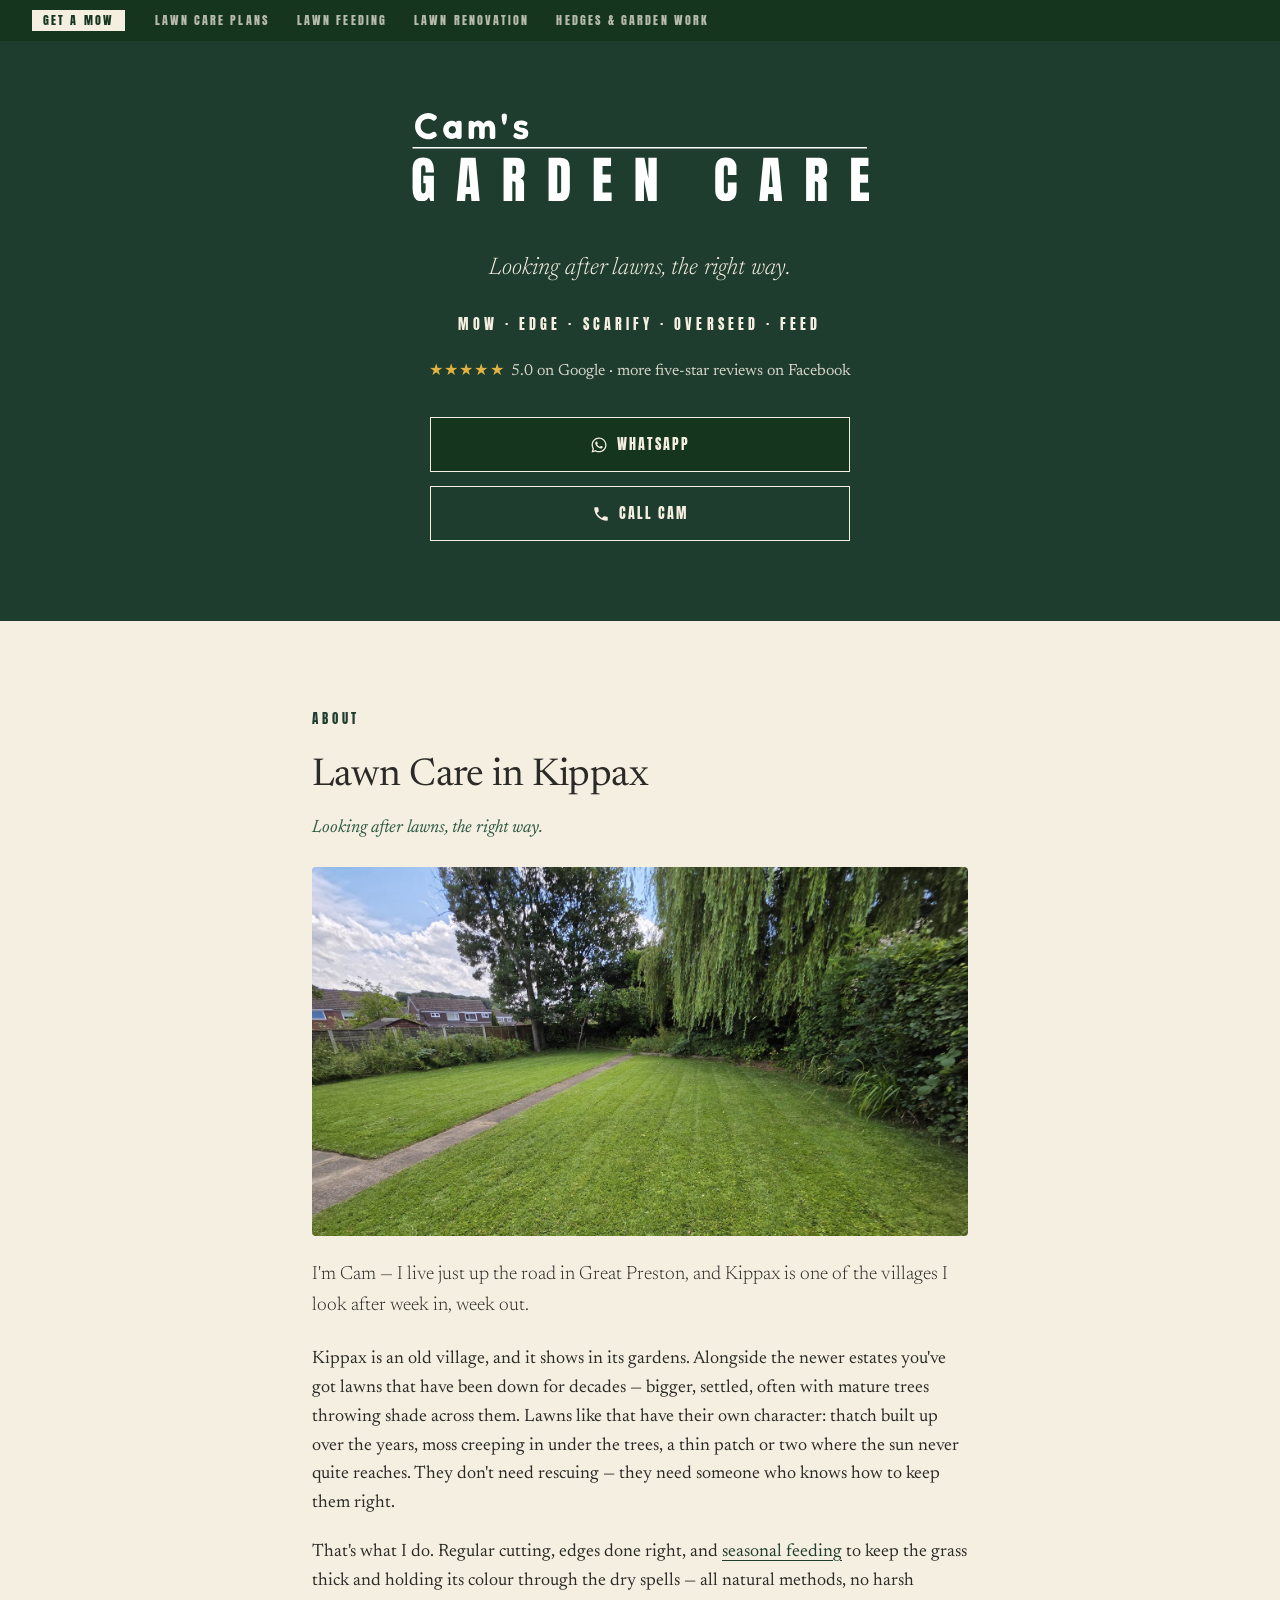
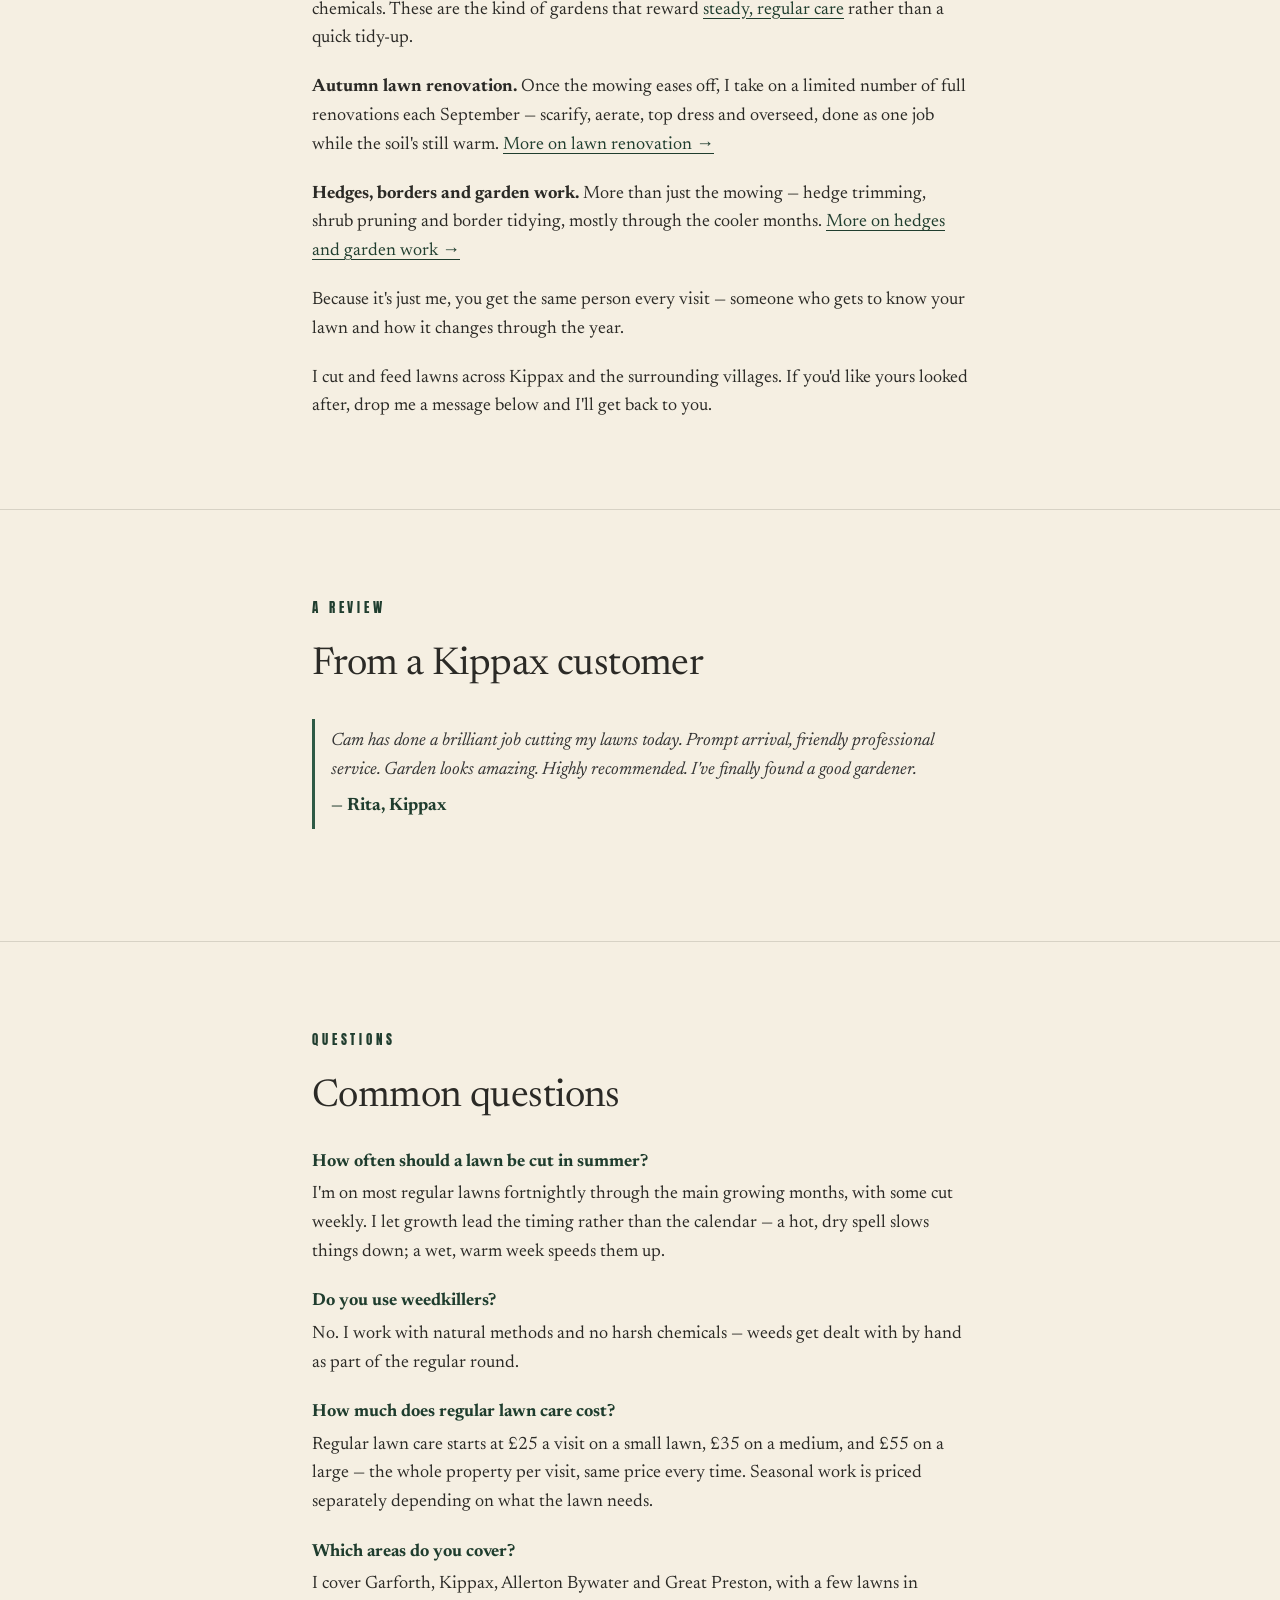
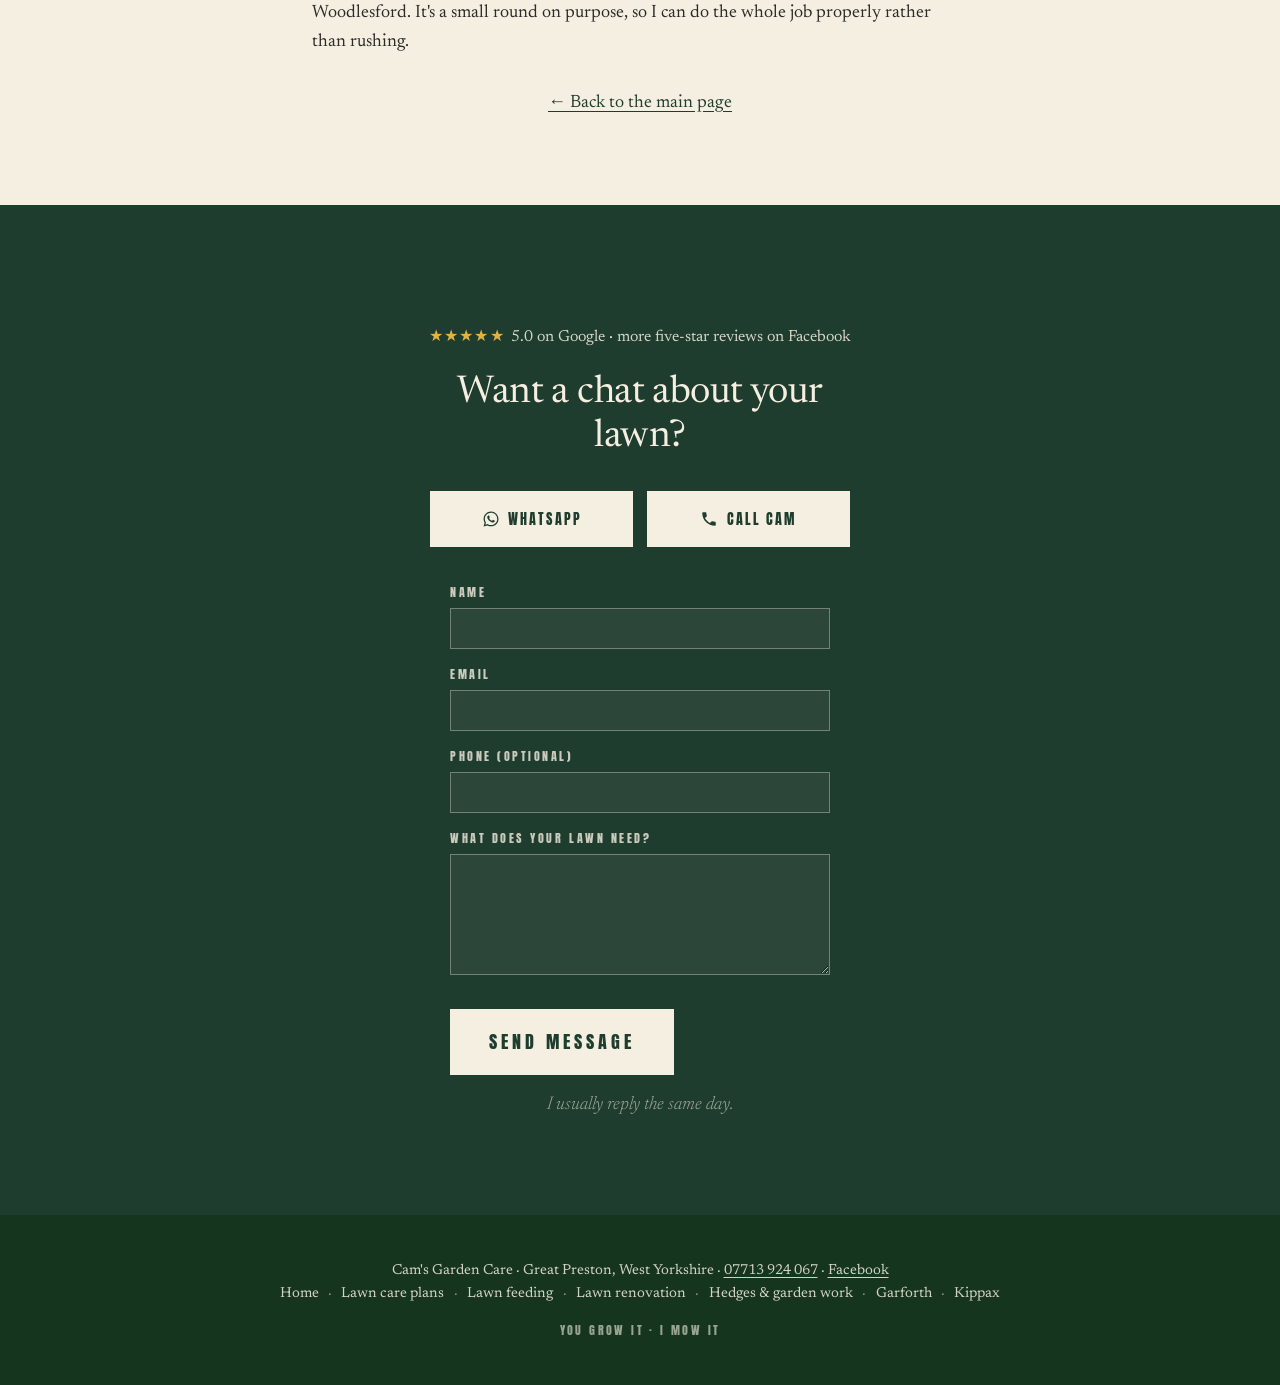
<file: kippax/index.html>
<!DOCTYPE html>
<html lang="en-GB">
<head>
<meta charset="UTF-8">
<meta name="viewport" content="width=device-width, initial-scale=1.0">
<!-- Google tag (gtag.js) -->
<script async src="https://www.googletagmanager.com/gtag/js?id=AW-18188133016"></script>
<script>
  window.dataLayer = window.dataLayer || [];
  function gtag(){dataLayer.push(arguments);}
  gtag('js', new Date());
  gtag('config', 'AW-18188133016');
</script>

<title>Lawn care in Kippax · Cam's Garden Care</title>
<meta name="description" content="Lawn care in Kippax — natural methods, no harsh chemicals, same person every visit. Regular cutting, edging and seasonal feeding. A small local round.">

<link rel="canonical" href="https://camsgardencare.co.uk/kippax/">

<!-- Open Graph -->
<meta property="og:type" content="website">
<meta property="og:locale" content="en_GB">
<meta property="og:site_name" content="Cam's Garden Care">
<meta property="og:title" content="Lawn care in Kippax · Cam's Garden Care">
<meta property="og:description" content="Lawn care in Kippax — natural methods, no harsh chemicals, same person every visit.">
<meta property="og:url" content="https://camsgardencare.co.uk/kippax/">
<meta property="og:image" content="https://camsgardencare.co.uk/images/lawn-willow-stripes.jpg">
<meta property="og:image:width" content="1600">
<meta property="og:image:height" content="900">

<!-- Twitter -->
<meta name="twitter:card" content="summary_large_image">
<meta name="twitter:title" content="Lawn care in Kippax · Cam's Garden Care">
<meta name="twitter:description" content="Lawn care in Kippax — natural methods, no harsh chemicals.">
<meta name="twitter:image" content="https://camsgardencare.co.uk/images/lawn-willow-stripes.jpg">

<meta name="theme-color" content="#1F3D2E">

<link rel="preconnect" href="https://fonts.googleapis.com">
<link rel="preconnect" href="https://fonts.gstatic.com" crossorigin>
<link href="https://fonts.googleapis.com/css2?family=Anton&family=Newsreader:ital,opsz,wght@0,6..72,300..700;1,6..72,300..700&display=swap" rel="stylesheet">

<!-- LocalBusiness schema with Kippax focus -->
<script type="application/ld+json">
{
  "@context": "https://schema.org",
  "@type": "LocalBusiness",
  "@id": "https://camsgardencare.co.uk/#business",
  "name": "Cam's Garden Care",
  "image": "https://camsgardencare.co.uk/images/logo.png",
  "url": "https://camsgardencare.co.uk/kippax/",
  "telephone": "+44-7713-924067",
  "priceRange": "££",
  "address": {
    "@type": "PostalAddress",
    "addressLocality": "Great Preston",
    "addressRegion": "West Yorkshire",
    "addressCountry": "GB"
  },
  "areaServed": [
    { "@type": "Place", "name": "Garforth" },
    { "@type": "Place", "name": "Kippax" },
    { "@type": "Place", "name": "Allerton Bywater" },
    { "@type": "Place", "name": "Great Preston" },
    { "@type": "Place", "name": "Woodlesford" }
  ],
  "openingHoursSpecification": [
    {
      "@type": "OpeningHoursSpecification",
      "dayOfWeek": ["Saturday", "Sunday"],
      "opens": "08:00",
      "closes": "17:00"
    }
  ],
  "hasOfferCatalog": {
    "@type": "OfferCatalog",
    "name": "Lawn care services",
    "itemListElement": [
      { "@type": "Offer", "itemOffered": { "@type": "Service", "name": "Lawn mowing" } },
      { "@type": "Offer", "itemOffered": { "@type": "Service", "name": "Strimming and edging" } },
      { "@type": "Offer", "itemOffered": { "@type": "Service", "name": "Scarifying" } },
      { "@type": "Offer", "itemOffered": { "@type": "Service", "name": "Aerating" } },
      { "@type": "Offer", "itemOffered": { "@type": "Service", "name": "Overseeding" } },
      { "@type": "Offer", "itemOffered": { "@type": "Service", "name": "Topdressing" } },
      { "@type": "Offer", "itemOffered": { "@type": "Service", "name": "Feeding" } },
      { "@type": "Offer", "itemOffered": { "@type": "Service", "name": "Nematode treatment for chafer and leatherjacket" } }
    ]
  },
  "aggregateRating": {
    "@type": "AggregateRating",
    "ratingValue": "5.0",
    "reviewCount": "6",
    "bestRating": "5"
  },
  "review": [
    {
      "@type": "Review",
      "reviewBody": "Cam has done a brilliant job cutting my lawns today. Prompt arrival, friendly professional service. Garden looks amazing. Highly recommended. I've finally found a good gardener.",
      "author": { "@type": "Person", "name": "Rita" },
      "reviewRating": { "@type": "Rating", "ratingValue": "5", "bestRating": "5" }
    }
  ]
}
</script>

<script type="application/ld+json">
{
  "@context": "https://schema.org",
  "@type": "FAQPage",
  "mainEntity": [
    {
      "@type": "Question",
      "name": "How often should a lawn be cut in summer?",
      "acceptedAnswer": {
        "@type": "Answer",
        "text": "I'm on most regular lawns fortnightly through the main growing months, with some cut weekly. I let growth lead the timing rather than the calendar — a hot, dry spell slows things down; a wet, warm week speeds them up."
      }
    },
    {
      "@type": "Question",
      "name": "Do you use weedkillers?",
      "acceptedAnswer": {
        "@type": "Answer",
        "text": "No. I work with natural methods and no harsh chemicals — weeds get dealt with by hand as part of the regular round."
      }
    },
    {
      "@type": "Question",
      "name": "How much does regular lawn care cost?",
      "acceptedAnswer": {
        "@type": "Answer",
        "text": "Regular lawn care starts at £25 a visit on a small lawn, £35 on a medium, and £55 on a large — the whole property per visit, same price every time. Seasonal work is priced separately depending on what the lawn needs."
      }
    },
    {
      "@type": "Question",
      "name": "Which areas do you cover?",
      "acceptedAnswer": {
        "@type": "Answer",
        "text": "I cover Garforth, Kippax, Allerton Bywater and Great Preston, with a few lawns in Woodlesford. It's a small round on purpose, so I can do the whole job properly rather than rushing."
      }
    }
  ]
}
</script>

<link rel="stylesheet" href="/styles.css">
<style>
  /* Page-specific additions — elements the shared stylesheet doesn't cover */
  :root { --green-mid: #2E5A45; }
  h1 {
    font-family: 'Newsreader', serif;
    font-weight: 400;
    font-size: 2.4rem;
    line-height: 1.15;
    letter-spacing: -0.015em;
    margin-bottom: 1rem;
    max-width: 18ch;
  }
  .tagline { color: var(--green-mid); font-style: italic; margin: 0 0 1.5rem; }
  img.hero { width: 100%; height: auto; border-radius: 4px; margin: 1.5rem 0; padding: 0; background: transparent; display: block; }
  .services { margin: 1rem 0; padding-left: 1.25rem; }
  .services li { margin: 0.35rem 0; }
  blockquote {
    border-left: 3px solid var(--green-mid);
    padding: 0.5rem 0 0.5rem 1rem;
    margin: 1.5rem 0;
    font-style: italic;
    color: #333;
  }
  blockquote footer { font-style: normal; font-weight: bold; margin-top: 0.5rem; color: var(--green-deep); }
  .contact .phone { font-size: 1.3rem; display: block; margin-top: 0.5rem; color: var(--cream); font-weight: bold; text-decoration: none; }
  .contact .phone:hover { text-decoration: underline; }
  .contact > p > a { color: var(--cream); font-weight: bold; text-decoration: none; }
  .contact > p > a:hover { text-decoration: underline; }
  /* FAQ */
  .faq { margin: 1rem 0 0; }
  .faq-q { font-size: 1.1rem; color: var(--green-deep); margin: 1.5rem 0 0.4rem; line-height: 1.3; }
  .faq-a { margin: 0 0 1rem; }
  @media (max-width: 600px) {
    h1 { font-size: 1.9rem; }
  }
</style>
</head>
<body>

<nav class="site-nav" aria-label="Primary">
  <button class="site-nav-toggle" type="button" aria-expanded="false" aria-controls="site-nav-links" aria-label="Menu"><span class="site-nav-burger" aria-hidden="true">☰</span> Menu</button>
  <div class="site-nav-links" id="site-nav-links">
    <a class="site-nav-cta js-get-a-mow" href="https://wa.me/447713924067?text=Hi%20Cam%2C%20I'm%20enquiring%20about%20lawn%20mowing%20in%20Kippax.%20I'm%20in%20%5Bpostcode%5D" data-service="lawn" data-cta="nav" target="_blank" rel="noopener" aria-label="Get a mow — message Cam on WhatsApp">Get a mow</a>
    <span class="site-nav-divider" aria-hidden="true">·</span>
    <a href="/lawn-care-plans/">Lawn care plans</a>
    <span class="site-nav-divider" aria-hidden="true">·</span>
    <a href="/lawn-feeding-seaweed/">Lawn feeding</a>
    <span class="site-nav-divider" aria-hidden="true">·</span>
    <a href="/lawn-renovation/">Lawn renovation</a>
    <span class="site-nav-divider" aria-hidden="true">·</span>
    <a href="/hedges-garden-work/">Hedges &amp; garden work</a>
  </div>
</nav>

<header class="hero">
  <a class="logo-link reveal reveal-1" href="/" aria-label="Cam's Garden Care home">
    <img class="logo-img" src="/images/cams-logo-white.svg" alt="Cam's Garden Care" width="720" height="138">
  </a>
  <p class="hero-tagline reveal reveal-2">Looking after lawns, the right way.</p>
  <p class="hero-sub reveal reveal-3">Mow · Edge · Scarify · Overseed · Feed</p>
  <p class="hero-rating reveal reveal-3">
    <span class="stars" aria-hidden="true">★★★★★</span><a href="https://g.page/r/CVPoep9AfgK-EBM" target="_blank" rel="noopener" aria-label="Rated 5.0 out of 5 on Google — read the reviews on Google">5.0 on Google</a> · <a href="https://www.facebook.com/camsgardencare" target="_blank" rel="noopener" aria-label="More five-star reviews on Facebook">more five-star reviews on Facebook</a>
  </p>
  <div class="reveal reveal-3" data-contact-buttons></div>
</header>

<section>
  <div class="container">
    <div class="section-label">About</div>
    <h1>Lawn Care in Kippax</h1>
    <p class="tagline">Looking after lawns, the right way.</p>

    <img class="hero" src="/images/lawn-willow-stripes.jpg" alt="A mature lawn I look after through the season, with a willow at the bottom of the garden." width="1600" height="900" fetchpriority="high">

    <p class="lead">I'm Cam — I live just up the road in Great Preston, and Kippax is one of the villages I look after week in, week out.</p>

    <p>Kippax is an old village, and it shows in its gardens. Alongside the newer estates you've got lawns that have been down for decades — bigger, settled, often with mature trees throwing shade across them. Lawns like that have their own character: thatch built up over the years, moss creeping in under the trees, a thin patch or two where the sun never quite reaches. They don't need rescuing — they need someone who knows how to keep them right.</p>

    <p>That's what I do. Regular cutting, edges done right, and <a href="/lawn-feeding-seaweed/">seasonal feeding</a> to keep the grass thick and holding its colour through the dry spells — all natural methods, no harsh chemicals. These are the kind of gardens that reward <a href="/lawn-care-plans/">steady, regular care</a> rather than a quick tidy-up.</p>

    <p><strong>Autumn lawn renovation.</strong> Once the mowing eases off, I take on a limited number of full renovations each September — scarify, aerate, top dress and overseed, done as one job while the soil's still warm. <a href="/lawn-renovation/">More on lawn renovation →</a></p>

    <p><strong>Hedges, borders and garden work.</strong> More than just the mowing — hedge trimming, shrub pruning and border tidying, mostly through the cooler months. <a href="/hedges-garden-work/">More on hedges and garden work →</a></p>

    <p>Because it's just me, you get the same person every visit — someone who gets to know your lawn and how it changes through the year.</p>

    <p>I cut and feed lawns across Kippax and the surrounding villages. If you'd like yours looked after, drop me a message below and I'll get back to you.</p>
  </div>
</section>

<section>
  <div class="container">
    <div class="section-label">A Review</div>
    <h2>From a Kippax customer</h2>

    <blockquote>
      Cam has done a brilliant job cutting my lawns today. Prompt arrival, friendly professional service. Garden looks amazing. Highly recommended. I've finally found a good gardener.
      <footer>— Rita, Kippax</footer>
    </blockquote>
  </div>
</section>

<section>
  <div class="container">
    <div class="section-label">Questions</div>
    <h2>Common questions</h2>

    <div class="faq">
      <h3 class="faq-q">How often should a lawn be cut in summer?</h3>
      <p class="faq-a">I'm on most regular lawns fortnightly through the main growing months, with some cut weekly. I let growth lead the timing rather than the calendar — a hot, dry spell slows things down; a wet, warm week speeds them up.</p>

      <h3 class="faq-q">Do you use weedkillers?</h3>
      <p class="faq-a">No. I work with natural methods and no harsh chemicals — weeds get dealt with by hand as part of the regular round.</p>

      <h3 class="faq-q">How much does regular lawn care cost?</h3>
      <p class="faq-a">Regular lawn care starts at £25 a visit on a small lawn, £35 on a medium, and £55 on a large — the whole property per visit, same price every time. Seasonal work is priced separately depending on what the lawn needs.</p>

      <h3 class="faq-q">Which areas do you cover?</h3>
      <p class="faq-a">I cover Garforth, Kippax, Allerton Bywater and Great Preston, with a few lawns in Woodlesford. It's a small round on purpose, so I can do the whole job properly rather than rushing.</p>
    </div>

    <p style="text-align:center; margin-top: 2rem;"><a href="/">← Back to the main page</a></p>
  </div>
</section>

<section class="contact" id="contact">
  <p class="hero-rating reveal reveal-3">
    <span class="stars" aria-hidden="true">★★★★★</span><a href="https://g.page/r/CVPoep9AfgK-EBM" target="_blank" rel="noopener" aria-label="Rated 5.0 out of 5 on Google — read the reviews on Google">5.0 on Google</a> · <a href="https://www.facebook.com/camsgardencare" target="_blank" rel="noopener" aria-label="More five-star reviews on Facebook">more five-star reviews on Facebook</a>
  </p>
  <h2>Want a chat about your lawn?</h2>
  <div data-contact-buttons></div>
  <form class="contact-form" action="https://formspree.io/f/mwvznykp" method="POST">
    <input type="hidden" name="_subject" value="New enquiry — Cam's Garden Care">
    <input type="hidden" name="source_page" value="kippax">
    <input type="hidden" name="gclid" value="">
    <input type="text" name="_gotcha" class="form-honey" tabindex="-1" autocomplete="off" aria-hidden="true">
    <label>
      <span>Name</span>
      <input type="text" name="name" required autocomplete="name">
    </label>
    <label>
      <span>Email</span>
      <input type="email" name="email" required autocomplete="email">
    </label>
    <label>
      <span>Phone (optional)</span>
      <input type="tel" name="phone" autocomplete="tel">
    </label>
    <label>
      <span>What does your lawn need?</span>
      <textarea name="message" rows="4" required></textarea>
    </label>
    <button type="submit" class="btn">Send message</button>
    <p class="form-reply-note">I usually reply the same day.</p>
  </form>
</section>

<footer>
  <address>
    <p>Cam's Garden Care · Great Preston, West Yorkshire · <a href="tel:+447713924067" data-service="lawn" data-cta="footer">07713 924 067</a> · <a href="https://www.facebook.com/camsgardencare" target="_blank" rel="noopener" aria-label="Cam's Garden Care on Facebook">Facebook</a></p>
  </address>
  <nav class="footer-nav" aria-label="Pages">
    <a href="/">Home</a>
    <span aria-hidden="true">·</span>
    <a href="/lawn-care-plans/">Lawn care plans</a>
    <span aria-hidden="true">·</span>
    <a href="/lawn-feeding-seaweed/">Lawn feeding</a>
    <span aria-hidden="true">·</span>
    <a href="/lawn-renovation/">Lawn renovation</a>
    <span aria-hidden="true">·</span>
    <a href="/hedges-garden-work/">Hedges &amp; garden work</a>
    <span aria-hidden="true">·</span>
    <a href="/garforth/">Garforth</a>
    <span aria-hidden="true">·</span>
    <a href="/kippax/">Kippax</a>
  </nav>
  <p class="footer-tagline">You Grow It · I Mow It</p>
</footer>

<script>
(function() {
  var GCLID_KEY = 'cgc_gclid';
  var GCLID_TTL = 90 * 86400000;
  function getStored() {
    try {
      var o = JSON.parse(localStorage.getItem(GCLID_KEY) || 'null');
      return o && o.v && o.t && (Date.now() - o.t) < GCLID_TTL ? o.v : '';
    } catch (e) { return ''; }
  }
  function getGclid() {
    var p = new URLSearchParams(window.location.search).get('gclid');
    if (p) {
      try { localStorage.setItem(GCLID_KEY, JSON.stringify({ v: p, t: Date.now() })); } catch (e) {}
      return p;
    }
    return getStored();
  }
  function init() {
    var gclid = getGclid();
    document.querySelectorAll('form.contact-form').forEach(function(form) {
      var hidden = form.querySelector('input[name="gclid"]');
      if (hidden && gclid) hidden.value = gclid;
      form.addEventListener('submit', function(e) {
        e.preventDefault();
        var btn = form.querySelector('button[type="submit"]');
        if (btn) btn.disabled = true;
        var existingErr = form.querySelector('.form-error');
        if (existingErr) existingErr.remove();
        fetch(form.action, {
          method: 'POST',
          body: new FormData(form),
          headers: { 'Accept': 'application/json' }
        }).then(function(r) {
          if (!r.ok) throw new Error('http ' + r.status);
          if (typeof gtag === 'function') {
            gtag('event', 'conversion', { 'send_to': 'AW-18188133016/KVI3COH5sLwcEJjF4-BD', 'value': 1.0, 'currency': 'GBP' });
            var sp = form.querySelector('input[name="source_page"]');
            gtag('event', 'form_submit', {
              send_to: 'G-1GBY5BTE39',
              source_page: sp ? sp.value : '',
              service: 'lawn',
              cta_location: 'form'
            });
          }
          form.classList.add('is-success');
          form.innerHTML = '<p class="form-success">Thanks — I’ve got your message and I’ll be in touch, usually the same day.</p>';
        }).catch(function() {
          if (btn) btn.disabled = false;
          var err = document.createElement('p');
          err.className = 'form-error';
          err.innerHTML = 'Something went wrong sending the message. Please email me directly at <a href="mailto:camtpotter@gmail.com">camtpotter@gmail.com</a>.';
          form.appendChild(err);
        });
      });
    });
  }
  if (document.readyState === 'loading') document.addEventListener('DOMContentLoaded', init);
  else init();
})();
</script>
<script src="/contact-buttons.js" defer></script>
<script src="/js/tracking.js"></script>

</body>
</html>
</file>
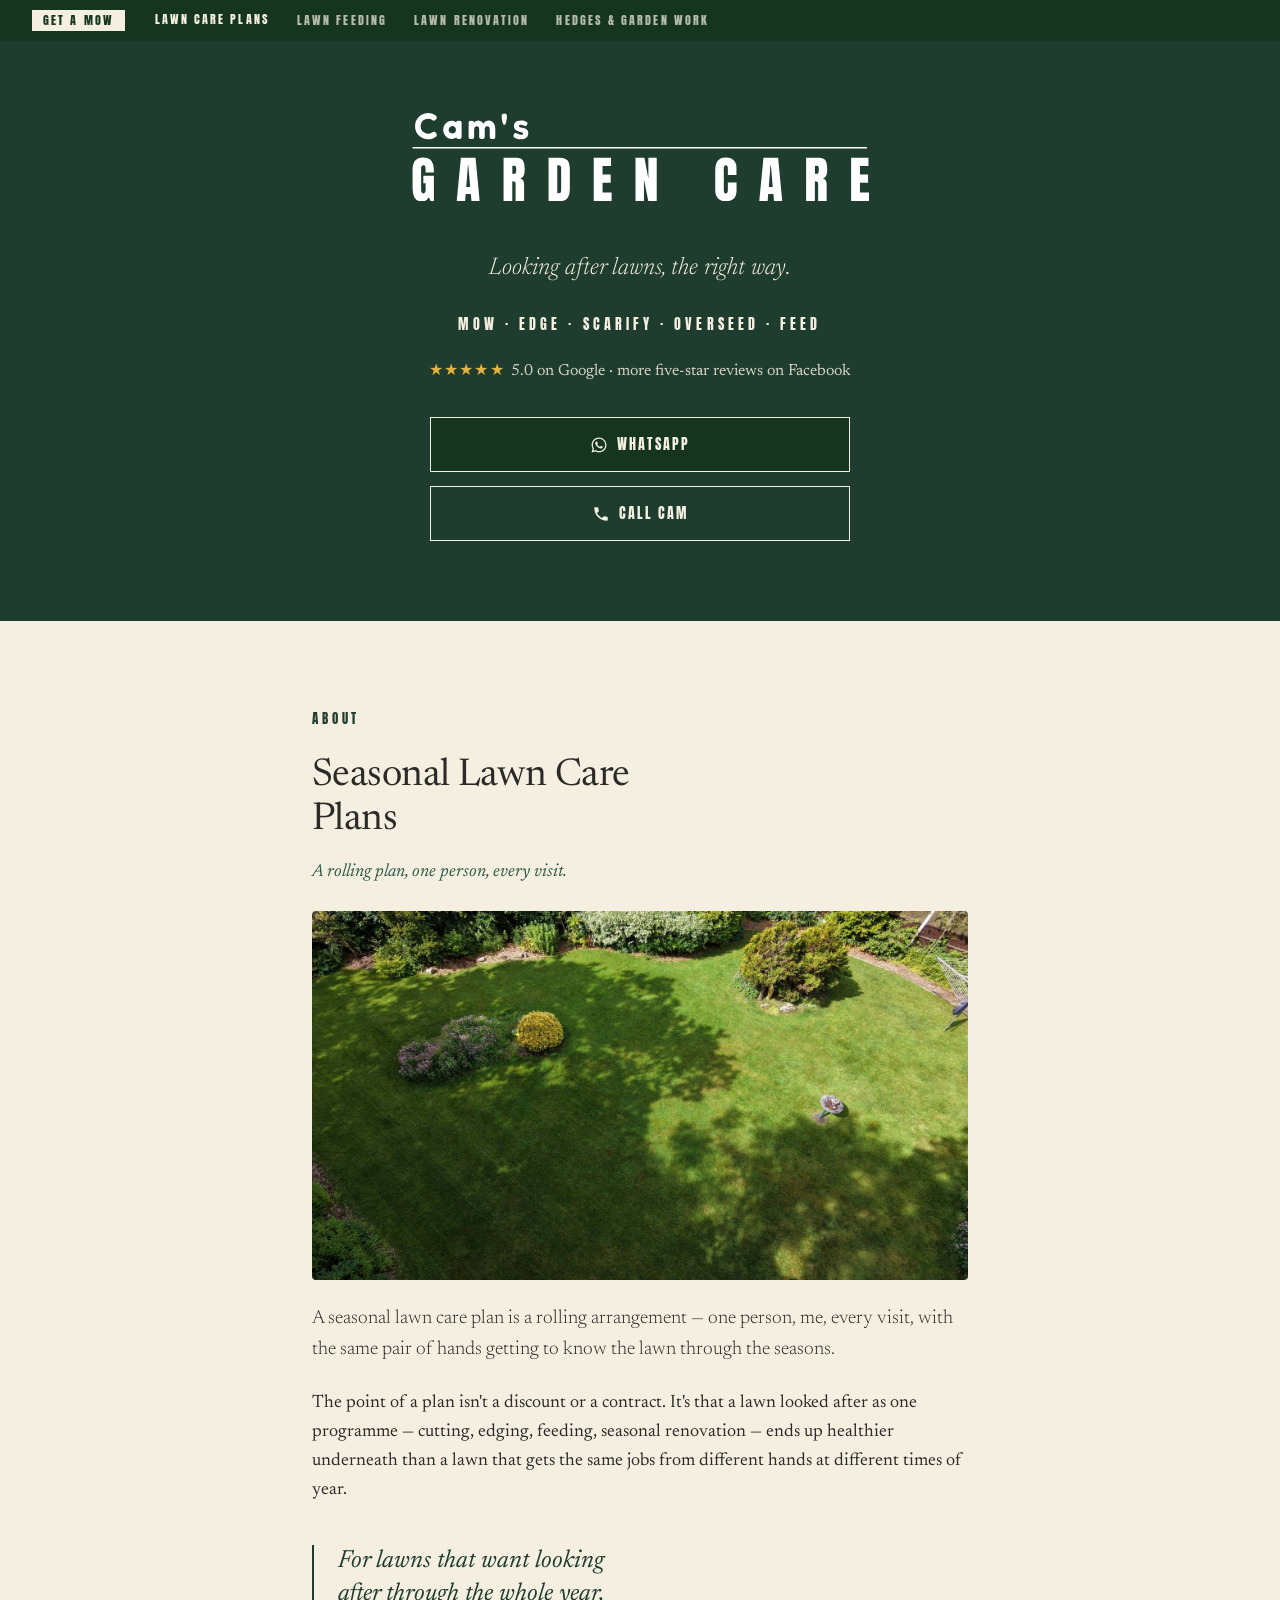
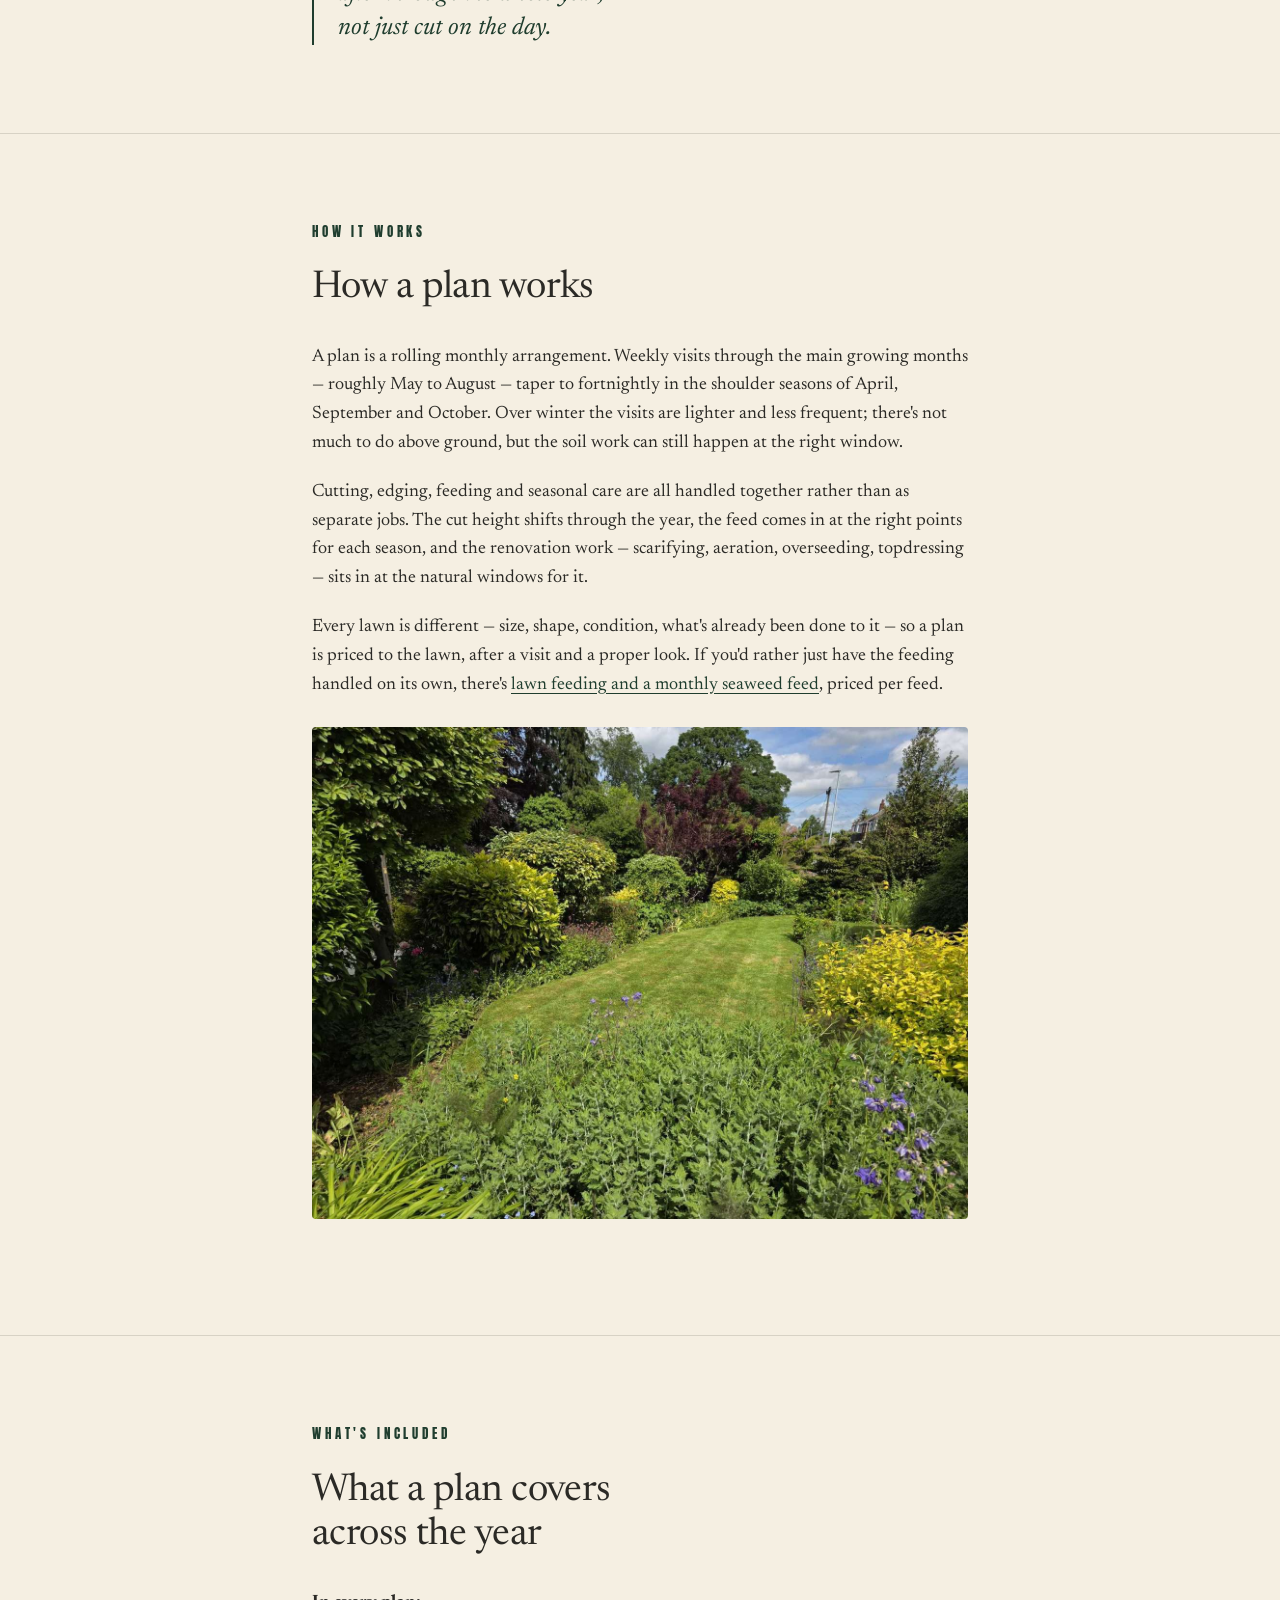
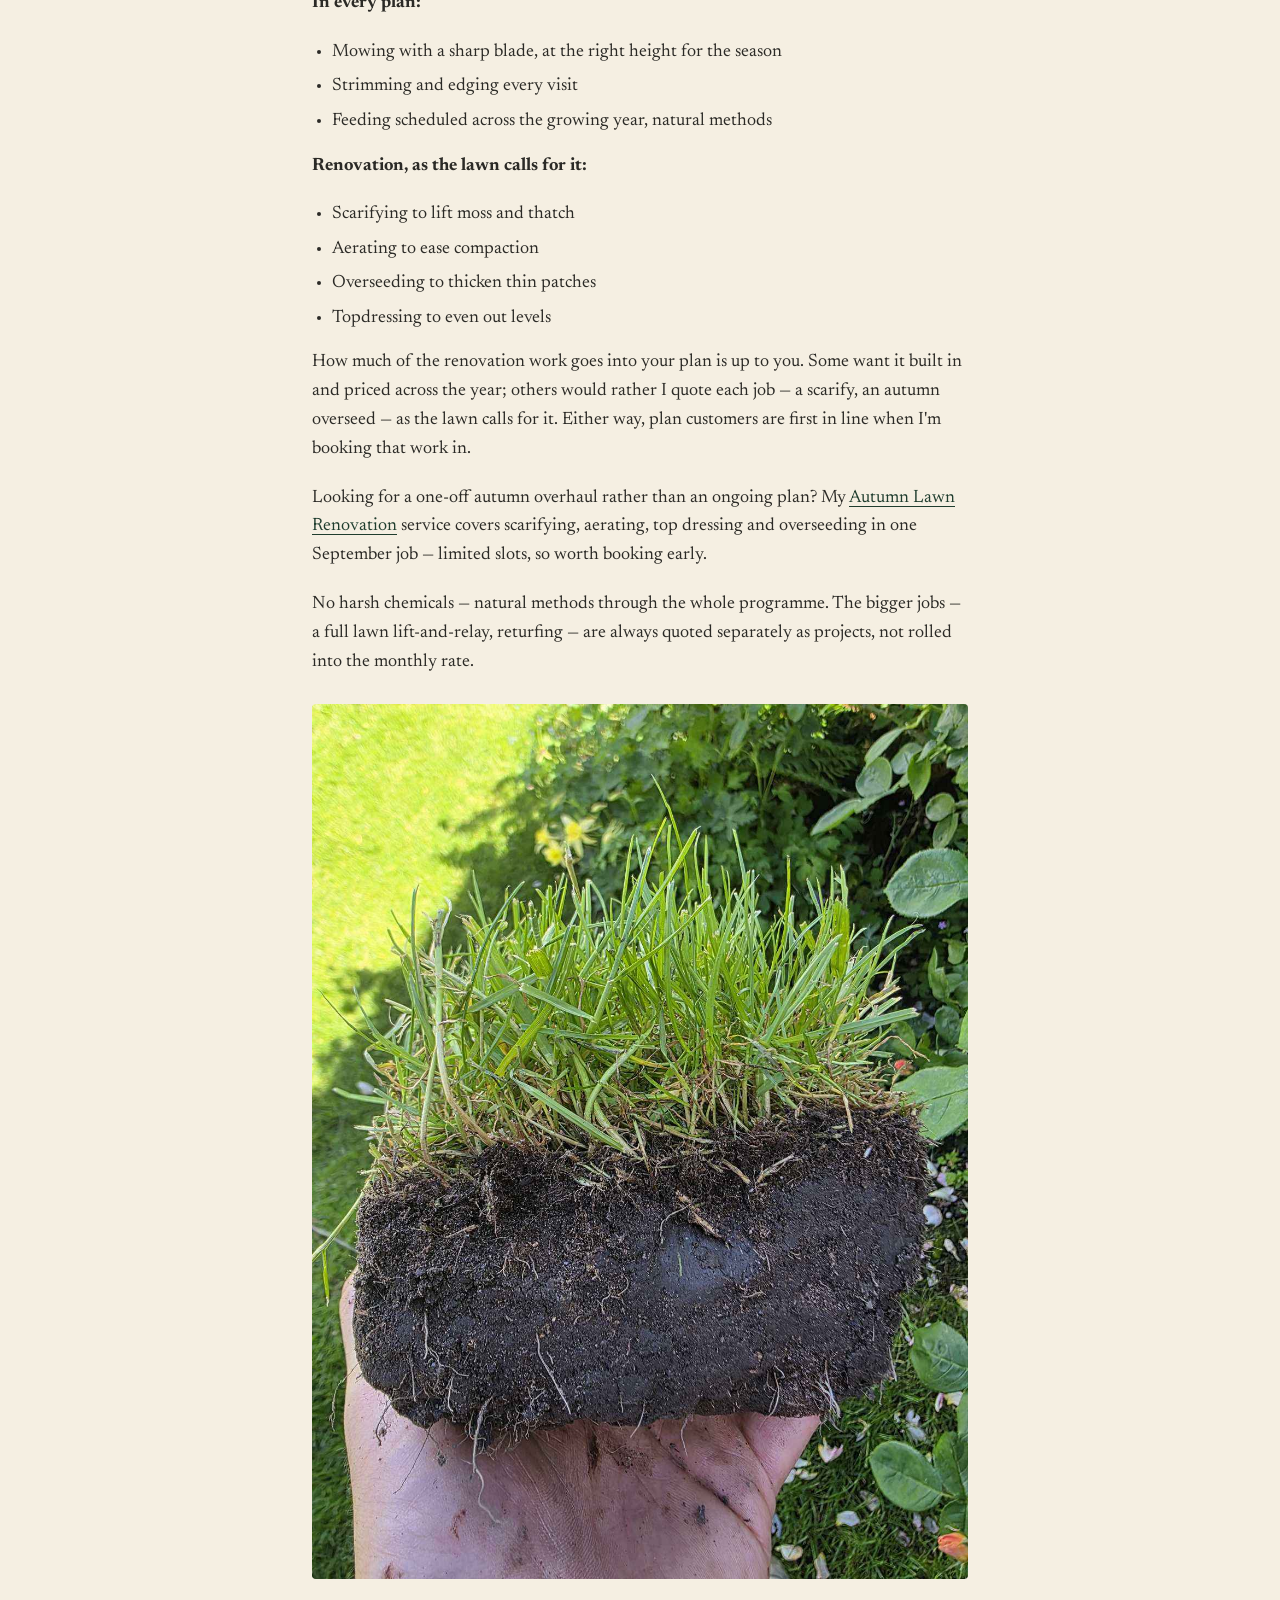
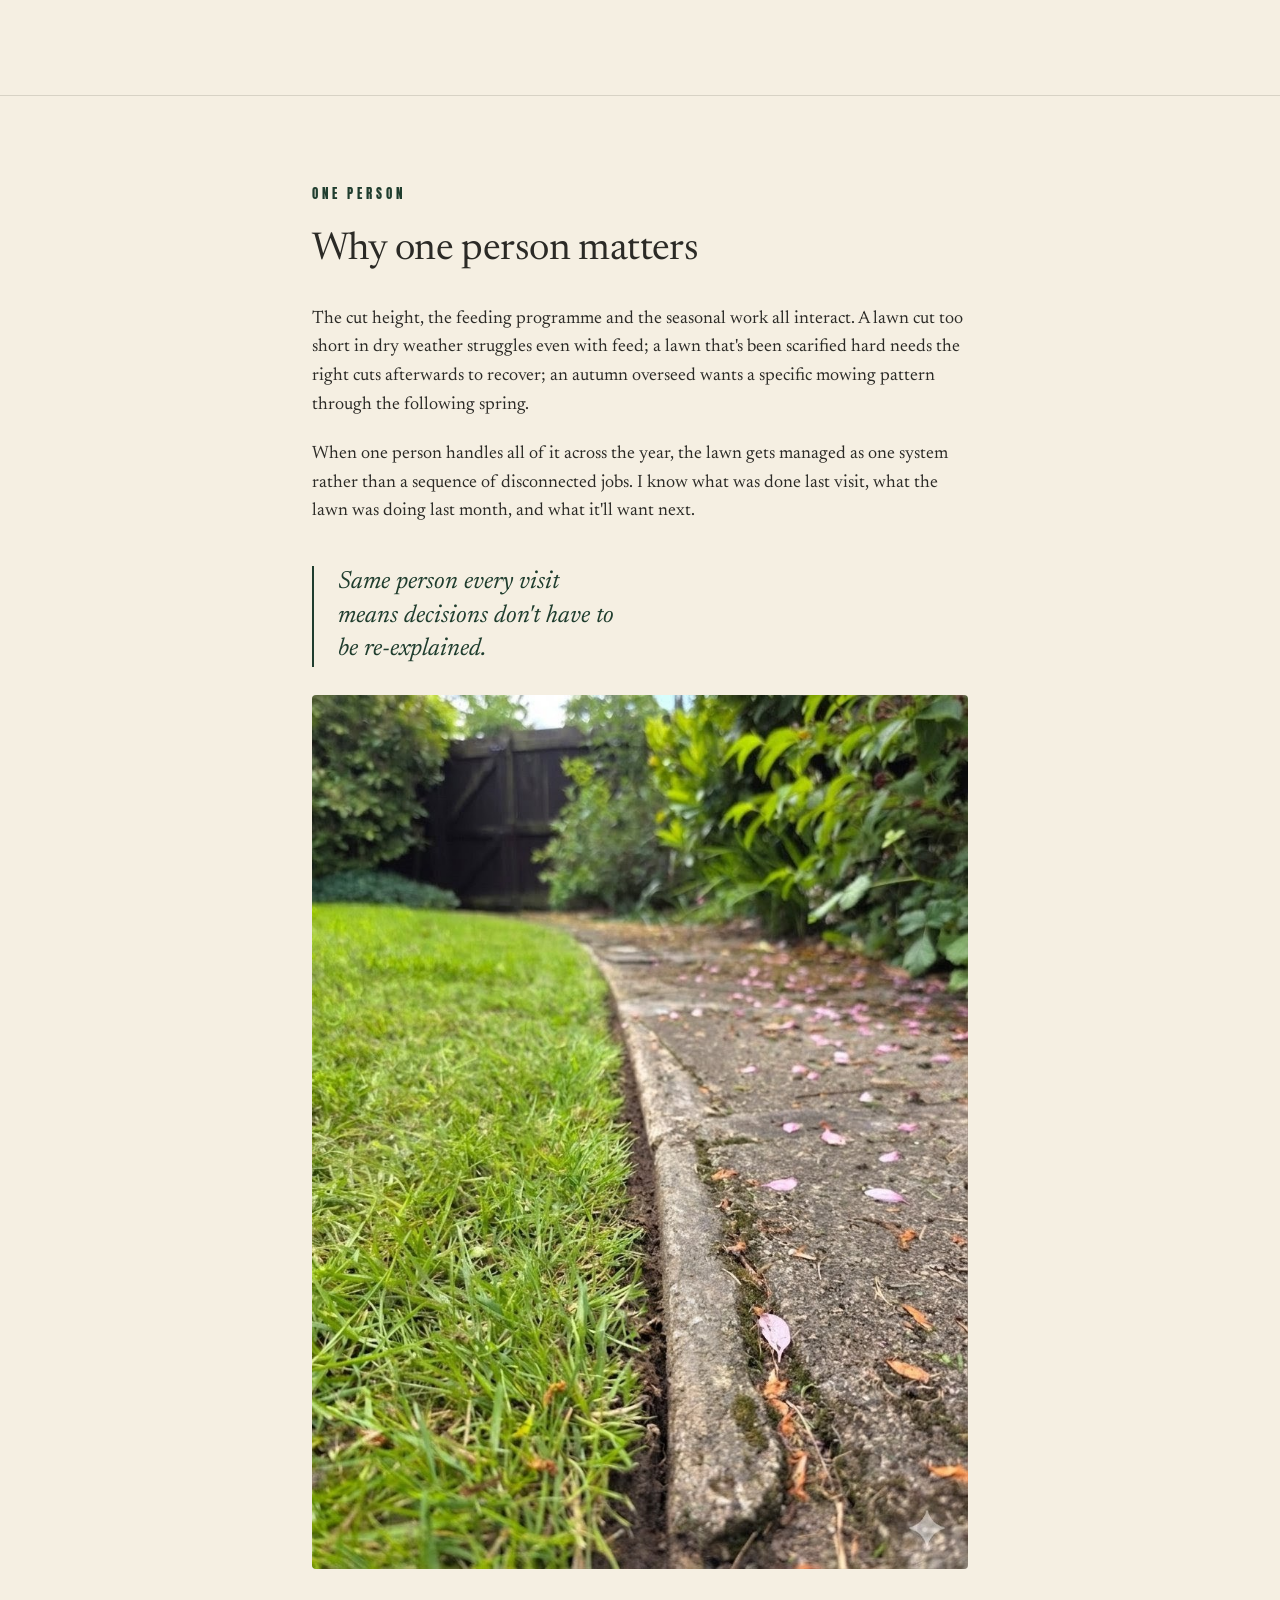
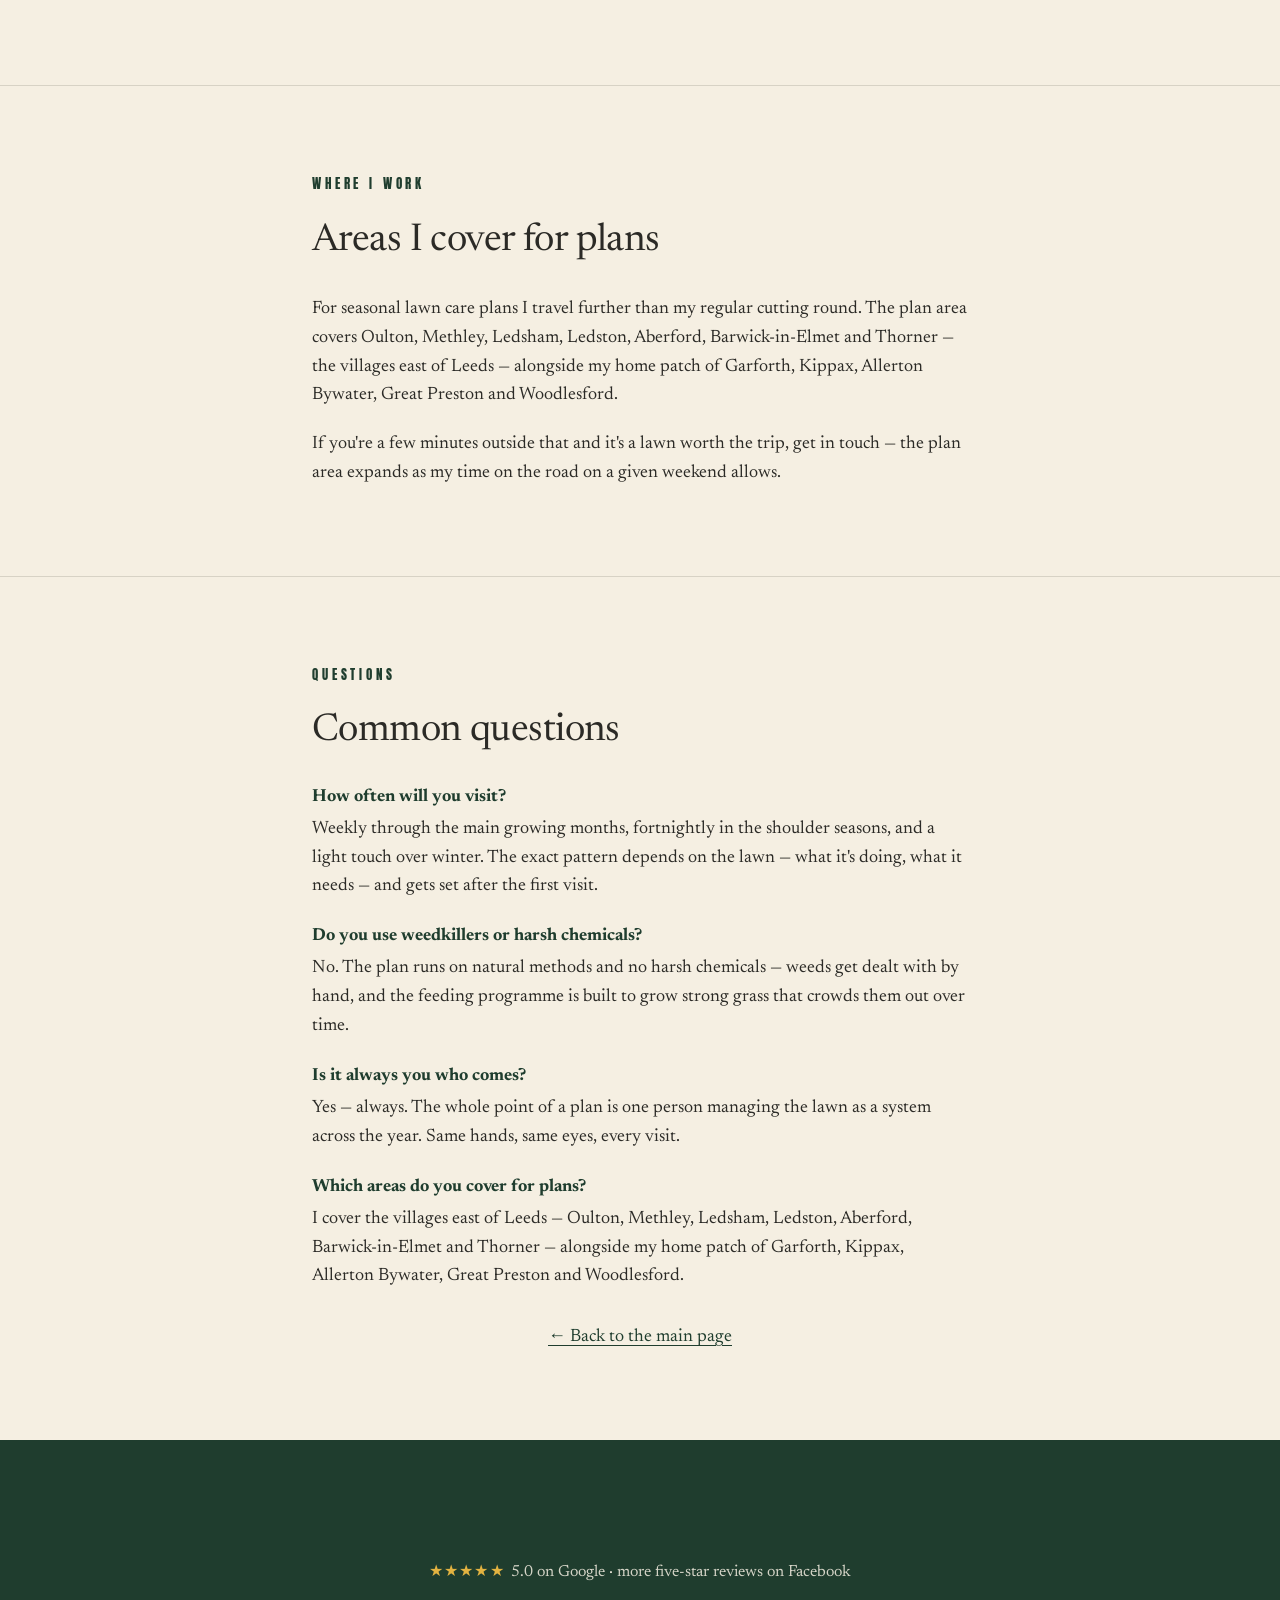
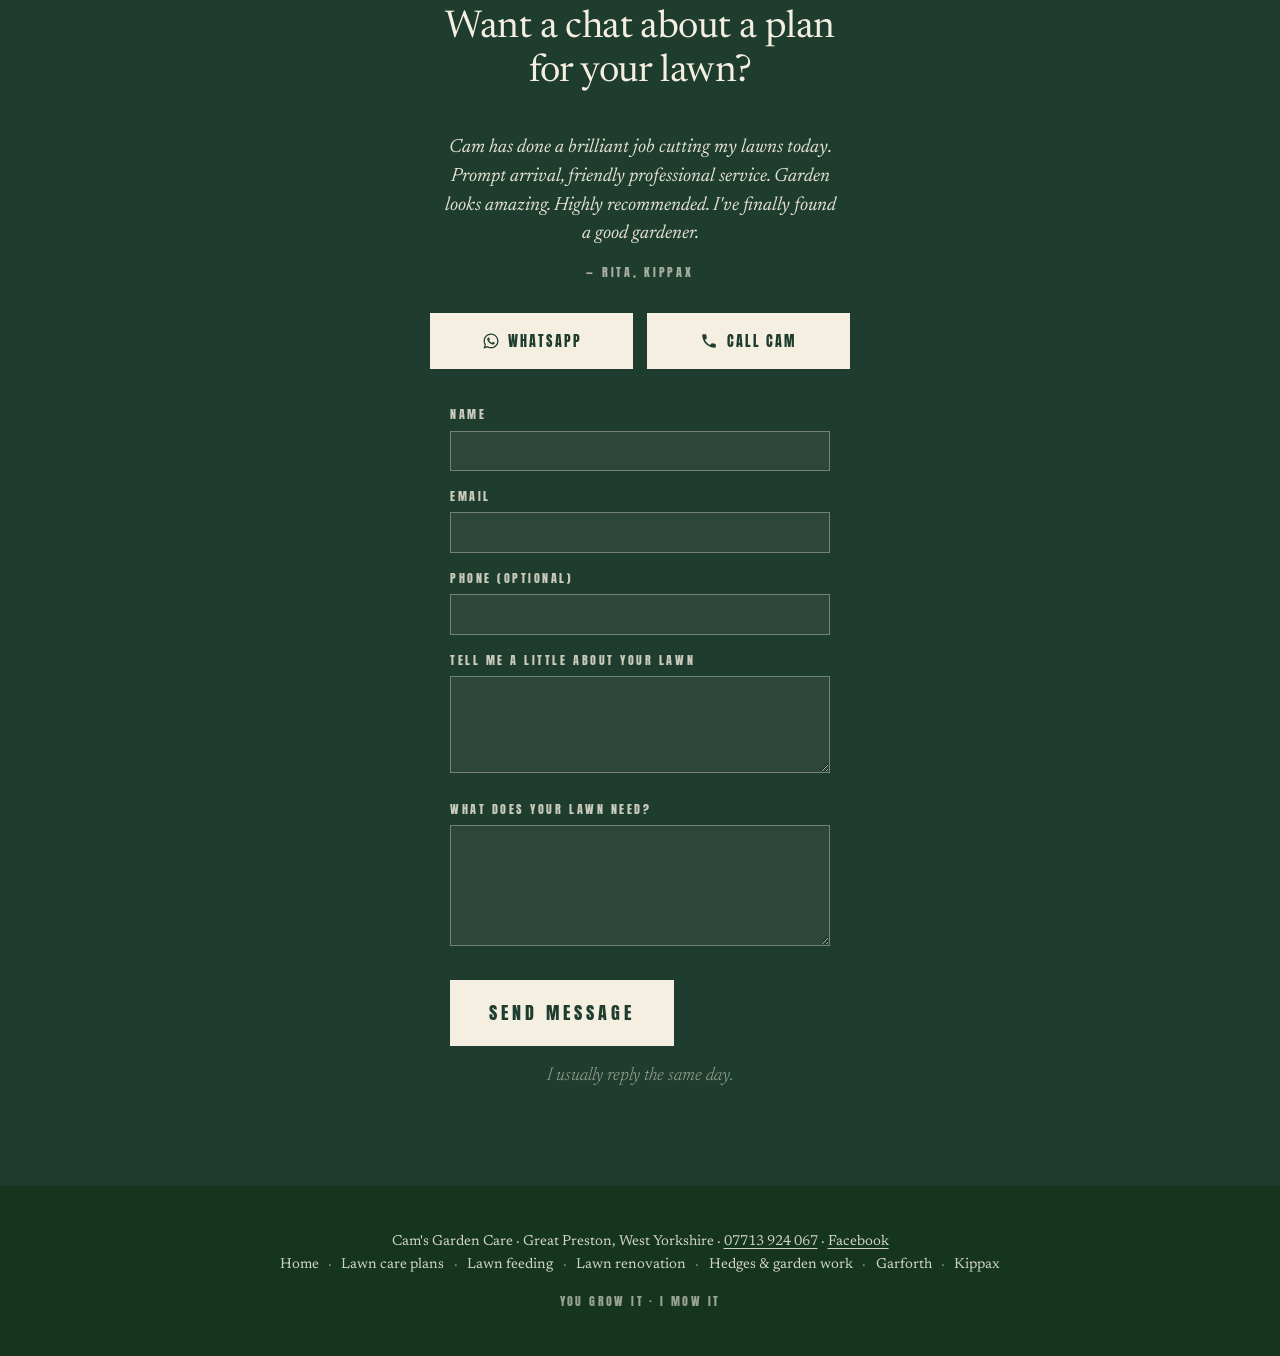
<file: lawn-care-plans/index.html>
<!DOCTYPE html>
<html lang="en-GB">
<head>
<meta charset="UTF-8">
<meta name="viewport" content="width=device-width, initial-scale=1.0">
<!-- Google tag (gtag.js) -->
<script async src="https://www.googletagmanager.com/gtag/js?id=AW-18188133016"></script>
<script>
  window.dataLayer = window.dataLayer || [];
  function gtag(){dataLayer.push(arguments);}
  gtag('js', new Date());
  gtag('config', 'AW-18188133016');
</script>

<title>Seasonal Lawn Care Plans | Oulton, Aberford &amp; East Leeds Villages — Cam's Garden Care</title>
<meta name="description" content="I run seasonal lawn care plans east of Leeds — weekly visits through the growing season, with cutting, edging and seasonal care as one programme. Same person every visit.">

<link rel="canonical" href="https://camsgardencare.co.uk/lawn-care-plans/">

<!-- Open Graph -->
<meta property="og:type" content="website">
<meta property="og:locale" content="en_GB">
<meta property="og:site_name" content="Cam's Garden Care">
<meta property="og:title" content="Seasonal Lawn Care Plans · Cam's Garden Care">
<meta property="og:description" content="Seasonal lawn care plans across the villages east of Leeds — weekly visits through the growing season, with cutting, edging and seasonal care as one programme.">
<meta property="og:url" content="https://camsgardencare.co.uk/lawn-care-plans/">
<meta property="og:image" content="https://camsgardencare.co.uk/images/lawn-care-plans-aerial.jpg">
<meta property="og:image:width" content="1600">
<meta property="og:image:height" content="900">

<!-- Twitter -->
<meta name="twitter:card" content="summary_large_image">
<meta name="twitter:title" content="Seasonal Lawn Care Plans · Cam's Garden Care">
<meta name="twitter:description" content="Seasonal lawn care plans across the villages east of Leeds — weekly visits through the growing season.">
<meta name="twitter:image" content="https://camsgardencare.co.uk/images/lawn-care-plans-aerial.jpg">

<meta name="theme-color" content="#1F3D2E">

<link rel="preconnect" href="https://fonts.googleapis.com">
<link rel="preconnect" href="https://fonts.gstatic.com" crossorigin>
<link href="https://fonts.googleapis.com/css2?family=Anton&family=Newsreader:ital,opsz,wght@0,6..72,300..700;1,6..72,300..700&display=swap" rel="stylesheet">

<!-- LocalBusiness schema with expanded plans area -->
<script type="application/ld+json">
{
  "@context": "https://schema.org",
  "@type": "LocalBusiness",
  "@id": "https://camsgardencare.co.uk/#business",
  "name": "Cam's Garden Care",
  "image": "https://camsgardencare.co.uk/images/logo.png",
  "url": "https://camsgardencare.co.uk/lawn-care-plans/",
  "telephone": "+44-7713-924067",
  "priceRange": "££",
  "address": {
    "@type": "PostalAddress",
    "addressLocality": "Great Preston",
    "addressRegion": "West Yorkshire",
    "addressCountry": "GB"
  },
  "areaServed": [
    { "@type": "Place", "name": "Oulton" },
    { "@type": "Place", "name": "Methley" },
    { "@type": "Place", "name": "Ledsham" },
    { "@type": "Place", "name": "Ledston" },
    { "@type": "Place", "name": "Aberford" },
    { "@type": "Place", "name": "Barwick-in-Elmet" },
    { "@type": "Place", "name": "Thorner" },
    { "@type": "Place", "name": "Garforth" },
    { "@type": "Place", "name": "Kippax" },
    { "@type": "Place", "name": "Allerton Bywater" },
    { "@type": "Place", "name": "Great Preston" },
    { "@type": "Place", "name": "Woodlesford" }
  ],
  "hasOfferCatalog": {
    "@type": "OfferCatalog",
    "name": "Seasonal lawn care plans",
    "itemListElement": [
      { "@type": "Offer", "itemOffered": { "@type": "Service", "name": "Lawn mowing" } },
      { "@type": "Offer", "itemOffered": { "@type": "Service", "name": "Strimming and edging" } },
      { "@type": "Offer", "itemOffered": { "@type": "Service", "name": "Feeding" } },
      { "@type": "Offer", "itemOffered": { "@type": "Service", "name": "Scarifying" } },
      { "@type": "Offer", "itemOffered": { "@type": "Service", "name": "Aerating" } },
      { "@type": "Offer", "itemOffered": { "@type": "Service", "name": "Overseeding" } },
      { "@type": "Offer", "itemOffered": { "@type": "Service", "name": "Topdressing" } }
    ]
  }
}
</script>

<script type="application/ld+json">
{
  "@context": "https://schema.org",
  "@type": "FAQPage",
  "mainEntity": [
    {
      "@type": "Question",
      "name": "How often will you visit?",
      "acceptedAnswer": {
        "@type": "Answer",
        "text": "Weekly through the main growing months, fortnightly in the shoulder seasons, and a light touch over winter. The exact pattern depends on the lawn — what it's doing, what it needs — and gets set after the first visit."
      }
    },
    {
      "@type": "Question",
      "name": "Do you use weedkillers or harsh chemicals?",
      "acceptedAnswer": {
        "@type": "Answer",
        "text": "No. The plan runs on natural methods and no harsh chemicals — weeds get dealt with by hand, and the feeding programme is built to grow strong grass that crowds them out over time."
      }
    },
    {
      "@type": "Question",
      "name": "Is it always you who comes?",
      "acceptedAnswer": {
        "@type": "Answer",
        "text": "Yes — always. The whole point of a plan is one person managing the lawn as a system across the year. Same hands, same eyes, every visit."
      }
    },
    {
      "@type": "Question",
      "name": "Which areas do you cover for plans?",
      "acceptedAnswer": {
        "@type": "Answer",
        "text": "I cover the villages east of Leeds — Oulton, Methley, Ledsham, Ledston, Aberford, Barwick-in-Elmet and Thorner — alongside my home patch of Garforth, Kippax, Allerton Bywater, Great Preston and Woodlesford."
      }
    }
  ]
}
</script>

<link rel="stylesheet" href="/styles.css">
<style>
  /* Page-specific additions — elements the shared stylesheet doesn't cover */
  :root { --green-mid: #2E5A45; }
  h1 {
    font-family: 'Newsreader', serif;
    font-weight: 400;
    font-size: 2.4rem;
    line-height: 1.15;
    letter-spacing: -0.015em;
    margin-bottom: 1rem;
    max-width: 18ch;
  }
  .tagline { color: var(--green-mid); font-style: italic; margin: 0 0 1.5rem; }
  img.hero { width: 100%; height: auto; border-radius: 4px; margin: 1.5rem 0; padding: 0; background: transparent; display: block; }
  img.inline-shot { width: 100%; height: auto; border-radius: 4px; margin: 1.75rem 0; display: block; }
  .services { margin: 1rem 0; padding-left: 1.25rem; }
  .services li { margin: 0.35rem 0; }
  .contact .phone { font-size: 1.3rem; display: block; margin-top: 0.5rem; color: var(--cream); font-weight: bold; text-decoration: none; }
  .contact .phone:hover { text-decoration: underline; }
  .contact > p > a { color: var(--cream); font-weight: bold; text-decoration: none; }
  .contact > p > a:hover { text-decoration: underline; }
  /* FAQ */
  .faq { margin: 1rem 0 0; }
  .faq-q { font-size: 1.1rem; color: var(--green-deep); margin: 1.5rem 0 0.4rem; line-height: 1.3; }
  .faq-a { margin: 0 0 1rem; }
  @media (max-width: 600px) {
    h1 { font-size: 1.9rem; }
  }
</style>
</head>
<body>

<nav class="site-nav" aria-label="Primary">
  <button class="site-nav-toggle" type="button" aria-expanded="false" aria-controls="site-nav-links" aria-label="Menu"><span class="site-nav-burger" aria-hidden="true">☰</span> Menu</button>
  <div class="site-nav-links" id="site-nav-links">
    <a class="site-nav-cta js-get-a-mow" href="https://wa.me/447713924067?text=Hi%20Cam%2C%20I'm%20enquiring%20about%20a%20lawn%20care%20plan.%20I'm%20in%20%5Bpostcode%5D" data-service="lawn" data-cta="nav" target="_blank" rel="noopener" aria-label="Get a mow — message Cam on WhatsApp">Get a mow</a>
    <span class="site-nav-divider" aria-hidden="true">·</span>
    <span class="site-nav-current" aria-current="page">Lawn care plans</span>
    <span class="site-nav-divider" aria-hidden="true">·</span>
    <a href="/lawn-feeding-seaweed/">Lawn feeding</a>
    <span class="site-nav-divider" aria-hidden="true">·</span>
    <a href="/lawn-renovation/">Lawn renovation</a>
    <span class="site-nav-divider" aria-hidden="true">·</span>
    <a href="/hedges-garden-work/">Hedges &amp; garden work</a>
  </div>
</nav>

<header class="hero">
  <a class="logo-link reveal reveal-1" href="/" aria-label="Cam's Garden Care home">
    <img class="logo-img" src="/images/cams-logo-white.svg" alt="Cam's Garden Care" width="720" height="138">
  </a>
  <p class="hero-tagline reveal reveal-2">Looking after lawns, the right way.</p>
  <p class="hero-sub reveal reveal-3">Mow · Edge · Scarify · Overseed · Feed</p>
  <p class="hero-rating reveal reveal-3">
    <span class="stars" aria-hidden="true">★★★★★</span><a href="https://g.page/r/CVPoep9AfgK-EBM" target="_blank" rel="noopener" aria-label="Rated 5.0 out of 5 on Google — read the reviews on Google">5.0 on Google</a> · <a href="https://www.facebook.com/camsgardencare" target="_blank" rel="noopener" aria-label="More five-star reviews on Facebook">more five-star reviews on Facebook</a>
  </p>
  <div class="reveal reveal-3" data-contact-buttons></div>
</header>

<section>
  <div class="container">
    <div class="section-label">About</div>
    <h1>Seasonal Lawn Care Plans</h1>
    <p class="tagline">A rolling plan, one person, every visit.</p>

    <img class="hero" src="/images/lawn-care-plans-aerial.jpg" alt="A lawn on my regular round from above, early summer" width="1600" height="900" fetchpriority="high">

    <p class="lead">A seasonal lawn care plan is a rolling arrangement — one person, me, every visit, with the same pair of hands getting to know the lawn through the seasons.</p>

    <p>The point of a plan isn't a discount or a contract. It's that a lawn looked after as one programme — cutting, edging, feeding, seasonal renovation — ends up healthier underneath than a lawn that gets the same jobs from different hands at different times of year.</p>

    <p class="pull-quote">For lawns that want looking after through the whole year, not just cut on the day.</p>
  </div>
</section>

<section>
  <div class="container">
    <div class="section-label">How It Works</div>
    <h2>How a plan works</h2>

    <p>A plan is a rolling monthly arrangement. Weekly visits through the main growing months — roughly May to August — taper to fortnightly in the shoulder seasons of April, September and October. Over winter the visits are lighter and less frequent; there's not much to do above ground, but the soil work can still happen at the right window.</p>

    <p>Cutting, edging, feeding and seasonal care are all handled together rather than as separate jobs. The cut height shifts through the year, the feed comes in at the right points for each season, and the renovation work — scarifying, aeration, overseeding, topdressing — sits in at the natural windows for it.</p>

    <p>Every lawn is different — size, shape, condition, what's already been done to it — so a plan is priced to the lawn, after a visit and a proper look. If you'd rather just have the feeding handled on its own, there's <a href="/lawn-feeding-seaweed/">lawn feeding and a monthly seaweed feed</a>, priced per feed.</p>

    <img class="inline-shot" src="/images/lawn-borders-summer.jpg" alt="A summer lawn with full borders, mowed clean to the edge" width="1360" height="1020" loading="lazy">
  </div>
</section>

<section>
  <div class="container">
    <div class="section-label">What's Included</div>
    <h2>What a plan covers across the year</h2>

    <p><strong>In every plan:</strong></p>
    <ul class="services">
      <li>Mowing with a sharp blade, at the right height for the season</li>
      <li>Strimming and edging every visit</li>
      <li>Feeding scheduled across the growing year, natural methods</li>
    </ul>

    <p><strong>Renovation, as the lawn calls for it:</strong></p>
    <ul class="services">
      <li>Scarifying to lift moss and thatch</li>
      <li>Aerating to ease compaction</li>
      <li>Overseeding to thicken thin patches</li>
      <li>Topdressing to even out levels</li>
    </ul>

    <p>How much of the renovation work goes into your plan is up to you. Some want it built in and priced across the year; others would rather I quote each job — a scarify, an autumn overseed — as the lawn calls for it. Either way, plan customers are first in line when I'm booking that work in.</p>

    <p>Looking for a one-off autumn overhaul rather than an ongoing plan? My <a href="/lawn-renovation/">Autumn Lawn Renovation</a> service covers scarifying, aerating, top dressing and overseeding in one September job — limited slots, so worth booking early.</p>

    <p>No harsh chemicals — natural methods through the whole programme. The bigger jobs — a full lawn lift-and-relay, returfing — are always quoted separately as projects, not rolled into the monthly rate.</p>

    <img class="inline-shot" src="/images/lawn-thatch-check.jpg" alt="A close look at the base of a lawn — moss and thatch building up at soil level, the kind of thing the seasonal work is for" width="1200" height="1600" loading="lazy">
  </div>
</section>

<section>
  <div class="container">
    <div class="section-label">One Person</div>
    <h2>Why one person matters</h2>

    <p>The cut height, the feeding programme and the seasonal work all interact. A lawn cut too short in dry weather struggles even with feed; a lawn that's been scarified hard needs the right cuts afterwards to recover; an autumn overseed wants a specific mowing pattern through the following spring.</p>

    <p>When one person handles all of it across the year, the lawn gets managed as one system rather than a sequence of disconnected jobs. I know what was done last visit, what the lawn was doing last month, and what it'll want next.</p>

    <p class="pull-quote">Same person every visit means decisions don't have to be re-explained.</p>

    <img class="inline-shot" src="/images/lawn-edge-detail.jpg" alt="A clean lawn edge at the start of the cutting season, cherry blossom on the ground" width="896" height="1195" loading="lazy">
  </div>
</section>

<section>
  <div class="container">
    <div class="section-label">Where I Work</div>
    <h2>Areas I cover for plans</h2>

    <p>For seasonal lawn care plans I travel further than my regular cutting round. The plan area covers Oulton, Methley, Ledsham, Ledston, Aberford, Barwick-in-Elmet and Thorner — the villages east of Leeds — alongside my home patch of Garforth, Kippax, Allerton Bywater, Great Preston and Woodlesford.</p>

    <p>If you're a few minutes outside that and it's a lawn worth the trip, get in touch — the plan area expands as my time on the road on a given weekend allows.</p>
  </div>
</section>

<section>
  <div class="container">
    <div class="section-label">Questions</div>
    <h2>Common questions</h2>

    <div class="faq">
      <h3 class="faq-q">How often will you visit?</h3>
      <p class="faq-a">Weekly through the main growing months, fortnightly in the shoulder seasons, and a light touch over winter. The exact pattern depends on the lawn — what it's doing, what it needs — and gets set after the first visit.</p>

      <h3 class="faq-q">Do you use weedkillers or harsh chemicals?</h3>
      <p class="faq-a">No. The plan runs on natural methods and no harsh chemicals — weeds get dealt with by hand, and the feeding programme is built to grow strong grass that crowds them out over time.</p>

      <h3 class="faq-q">Is it always you who comes?</h3>
      <p class="faq-a">Yes — always. The whole point of a plan is one person managing the lawn as a system across the year. Same hands, same eyes, every visit.</p>

      <h3 class="faq-q">Which areas do you cover for plans?</h3>
      <p class="faq-a">I cover the villages east of Leeds — Oulton, Methley, Ledsham, Ledston, Aberford, Barwick-in-Elmet and Thorner — alongside my home patch of Garforth, Kippax, Allerton Bywater, Great Preston and Woodlesford.</p>
    </div>

    <p style="text-align:center; margin-top: 2rem;"><a href="/">← Back to the main page</a></p>
  </div>
</section>

<section class="contact" id="contact">
  <p class="hero-rating reveal reveal-3">
    <span class="stars" aria-hidden="true">★★★★★</span><a href="https://g.page/r/CVPoep9AfgK-EBM" target="_blank" rel="noopener" aria-label="Rated 5.0 out of 5 on Google — read the reviews on Google">5.0 on Google</a> · <a href="https://www.facebook.com/camsgardencare" target="_blank" rel="noopener" aria-label="More five-star reviews on Facebook">more five-star reviews on Facebook</a>
  </p>
  <h2>Want a chat about a plan for your lawn?</h2>
  <blockquote class="testimonial">
    Cam has done a brilliant job cutting my lawns today. Prompt arrival, friendly professional service. Garden looks amazing. Highly recommended. I've finally found a good gardener.
    <cite>— Rita, Kippax</cite>
  </blockquote>
  <div data-contact-buttons></div>
  <form class="contact-form" action="https://formspree.io/f/mwvznykp" method="POST">
    <input type="hidden" name="_subject" value="New enquiry — Cam's Garden Care">
    <input type="hidden" name="source_page" value="plans">
    <input type="hidden" name="gclid" value="">
    <input type="text" name="_gotcha" class="form-honey" tabindex="-1" autocomplete="off" aria-hidden="true">
    <label>
      <span>Name</span>
      <input type="text" name="name" required autocomplete="name">
    </label>
    <label>
      <span>Email</span>
      <input type="email" name="email" required autocomplete="email">
    </label>
    <label>
      <span>Phone (optional)</span>
      <input type="tel" name="phone" autocomplete="tel">
    </label>
    <label>
      <span>Tell me a little about your lawn</span>
      <textarea name="lawn_details" rows="3"></textarea>
    </label>
    <label>
      <span>What does your lawn need?</span>
      <textarea name="message" rows="4" required></textarea>
    </label>
    <button type="submit" class="btn">Send message</button>
    <p class="form-reply-note">I usually reply the same day.</p>
  </form>
</section>

<footer>
  <address>
    <p>Cam's Garden Care · Great Preston, West Yorkshire · <a href="tel:+447713924067" data-service="lawn" data-cta="footer">07713 924 067</a> · <a href="https://www.facebook.com/camsgardencare" target="_blank" rel="noopener" aria-label="Cam's Garden Care on Facebook">Facebook</a></p>
  </address>
  <nav class="footer-nav" aria-label="Pages">
    <a href="/">Home</a>
    <span aria-hidden="true">·</span>
    <a href="/lawn-care-plans/">Lawn care plans</a>
    <span aria-hidden="true">·</span>
    <a href="/lawn-feeding-seaweed/">Lawn feeding</a>
    <span aria-hidden="true">·</span>
    <a href="/lawn-renovation/">Lawn renovation</a>
    <span aria-hidden="true">·</span>
    <a href="/hedges-garden-work/">Hedges &amp; garden work</a>
    <span aria-hidden="true">·</span>
    <a href="/garforth/">Garforth</a>
    <span aria-hidden="true">·</span>
    <a href="/kippax/">Kippax</a>
  </nav>
  <p class="footer-tagline">You Grow It · I Mow It</p>
</footer>

<script>
(function() {
  var GCLID_KEY = 'cgc_gclid';
  var GCLID_TTL = 90 * 86400000;
  function getStored() {
    try {
      var o = JSON.parse(localStorage.getItem(GCLID_KEY) || 'null');
      return o && o.v && o.t && (Date.now() - o.t) < GCLID_TTL ? o.v : '';
    } catch (e) { return ''; }
  }
  function getGclid() {
    var p = new URLSearchParams(window.location.search).get('gclid');
    if (p) {
      try { localStorage.setItem(GCLID_KEY, JSON.stringify({ v: p, t: Date.now() })); } catch (e) {}
      return p;
    }
    return getStored();
  }
  function init() {
    var gclid = getGclid();
    document.querySelectorAll('form.contact-form').forEach(function(form) {
      var hidden = form.querySelector('input[name="gclid"]');
      if (hidden && gclid) hidden.value = gclid;
      form.addEventListener('submit', function(e) {
        e.preventDefault();
        var btn = form.querySelector('button[type="submit"]');
        if (btn) btn.disabled = true;
        var existingErr = form.querySelector('.form-error');
        if (existingErr) existingErr.remove();
        fetch(form.action, {
          method: 'POST',
          body: new FormData(form),
          headers: { 'Accept': 'application/json' }
        }).then(function(r) {
          if (!r.ok) throw new Error('http ' + r.status);
          if (typeof gtag === 'function') {
            gtag('event', 'conversion', { 'send_to': 'AW-18188133016/KVI3COH5sLwcEJjF4-BD', 'value': 1.0, 'currency': 'GBP' });
            var sp = form.querySelector('input[name="source_page"]');
            gtag('event', 'form_submit', {
              send_to: 'G-1GBY5BTE39',
              source_page: sp ? sp.value : '',
              service: 'lawn',
              cta_location: 'form'
            });
          }
          form.classList.add('is-success');
          form.innerHTML = '<p class="form-success">Thanks — I’ve got your message and I’ll be in touch, usually the same day.</p>';
        }).catch(function() {
          if (btn) btn.disabled = false;
          var err = document.createElement('p');
          err.className = 'form-error';
          err.innerHTML = 'Something went wrong sending the message. Please email me directly at <a href="mailto:camtpotter@gmail.com">camtpotter@gmail.com</a>.';
          form.appendChild(err);
        });
      });
    });
  }
  if (document.readyState === 'loading') document.addEventListener('DOMContentLoaded', init);
  else init();
})();
</script>
<script src="/contact-buttons.js" defer></script>
<script src="/js/tracking.js"></script>

</body>
</html>
</file>
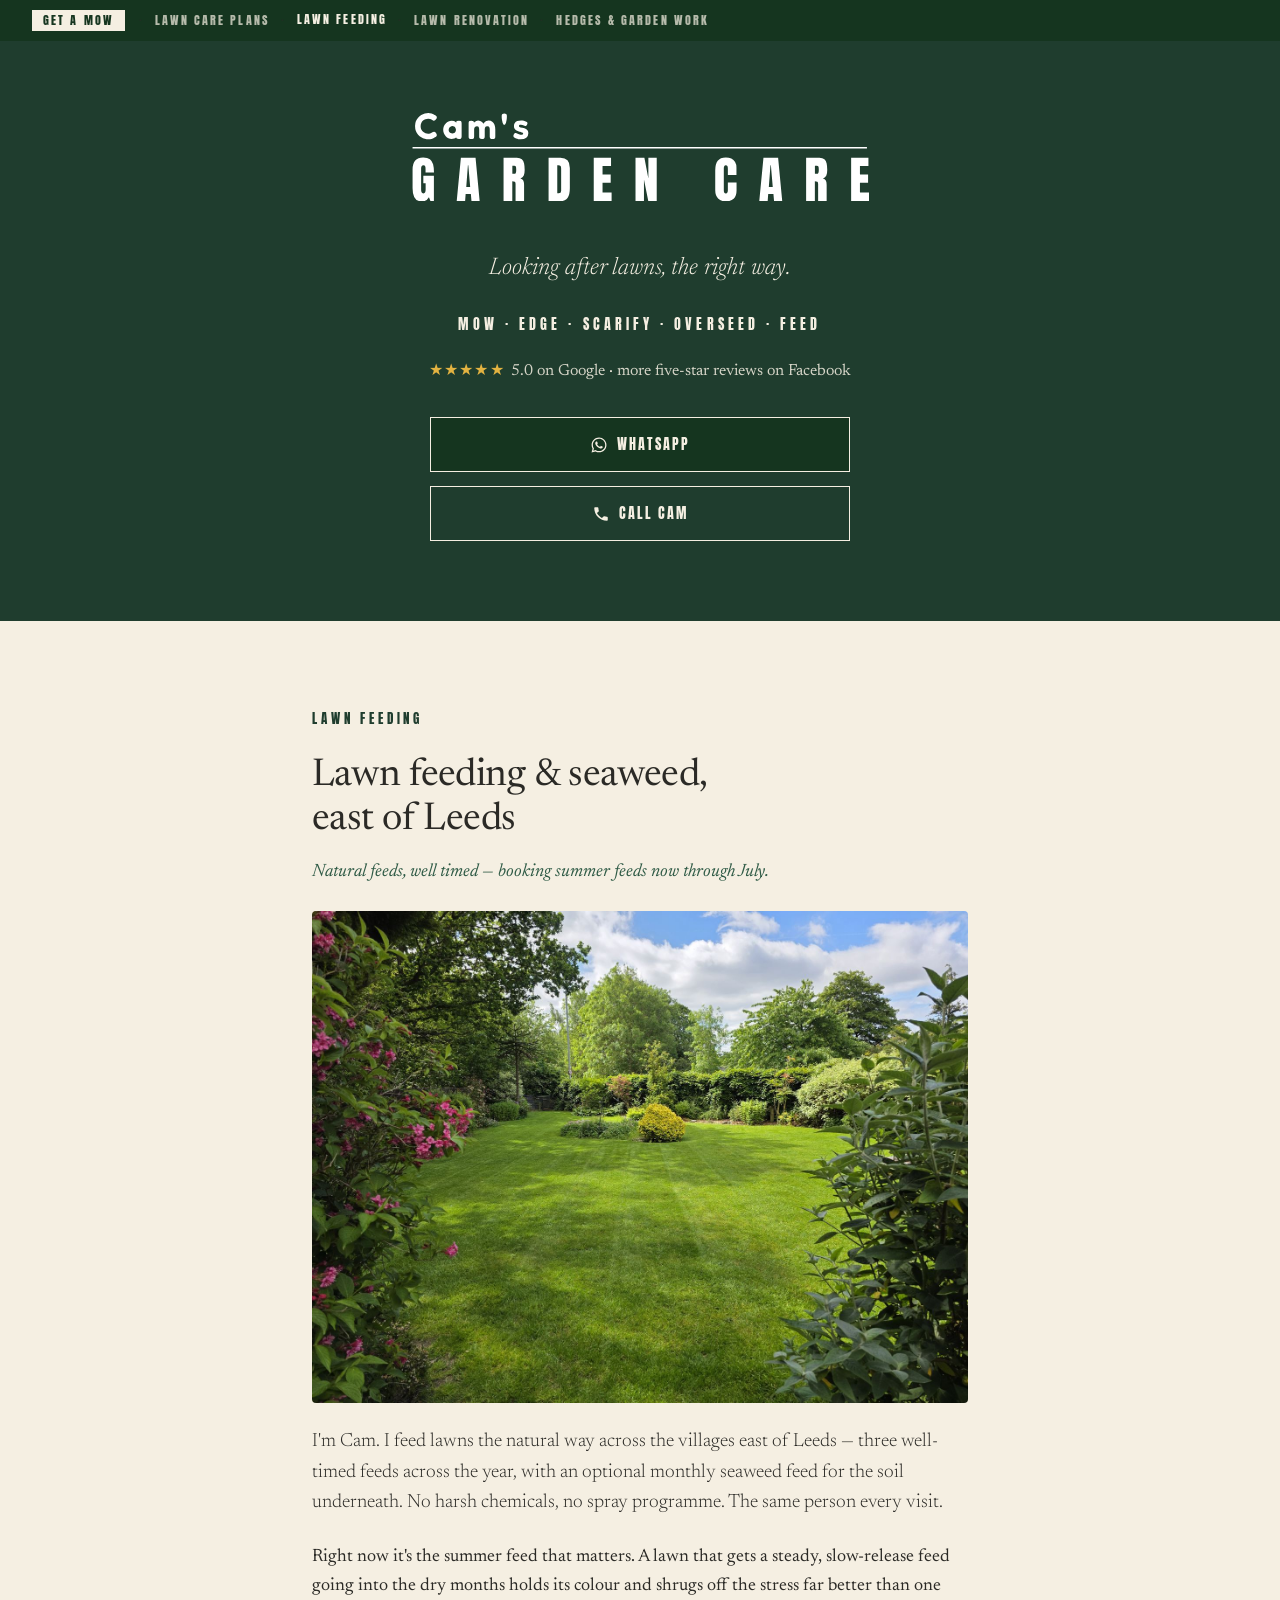
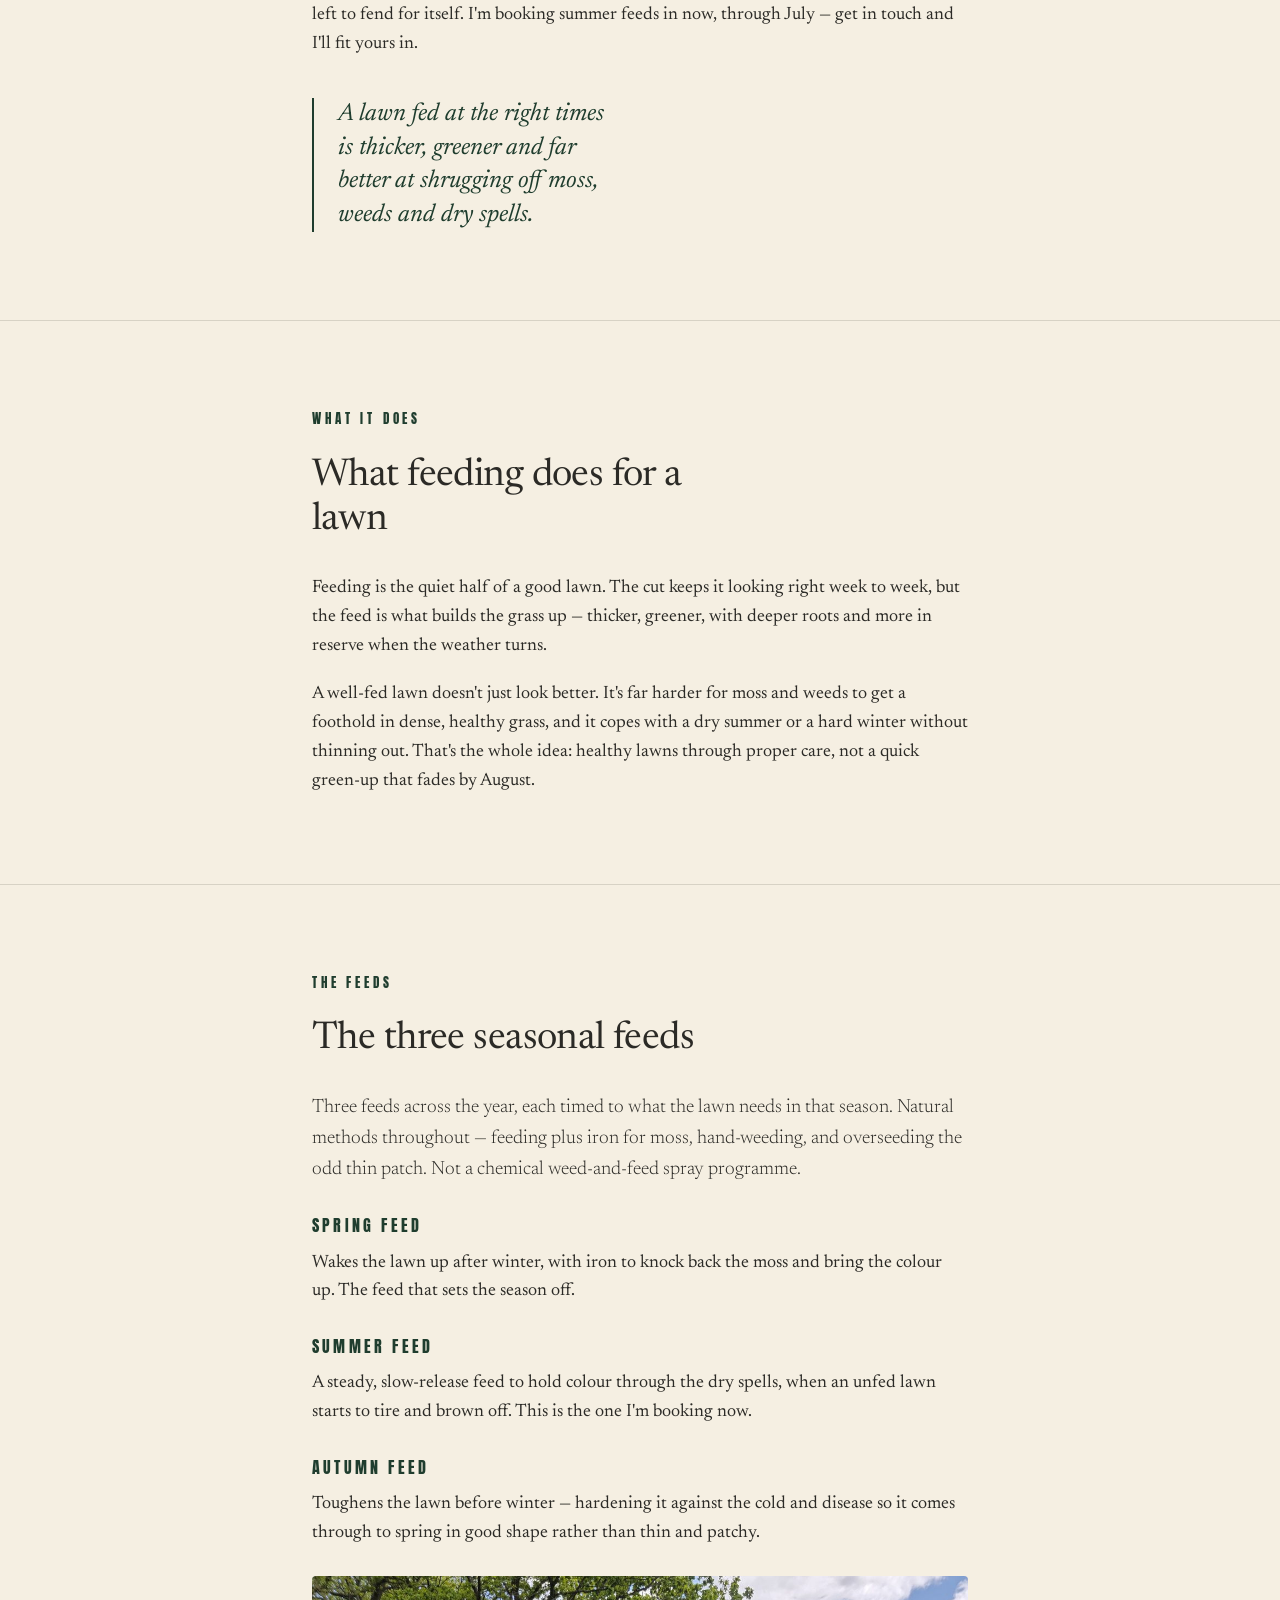
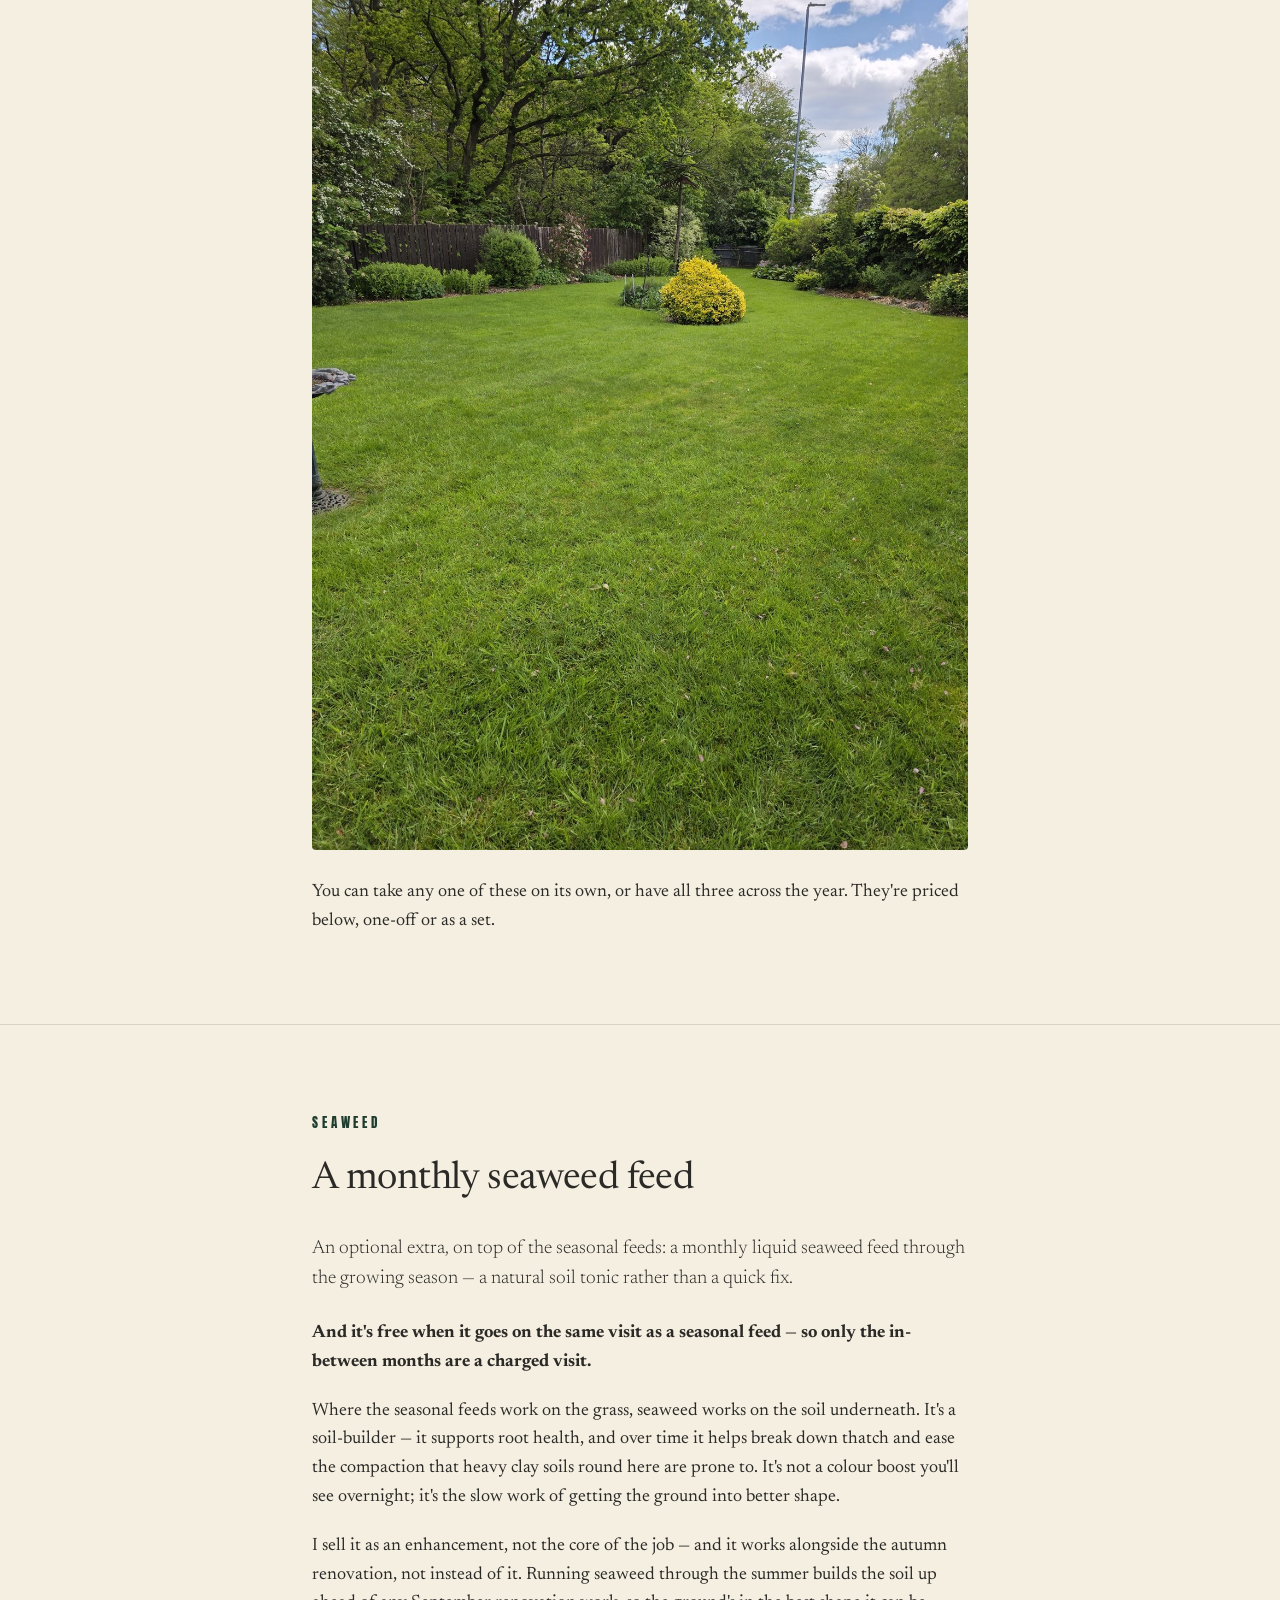
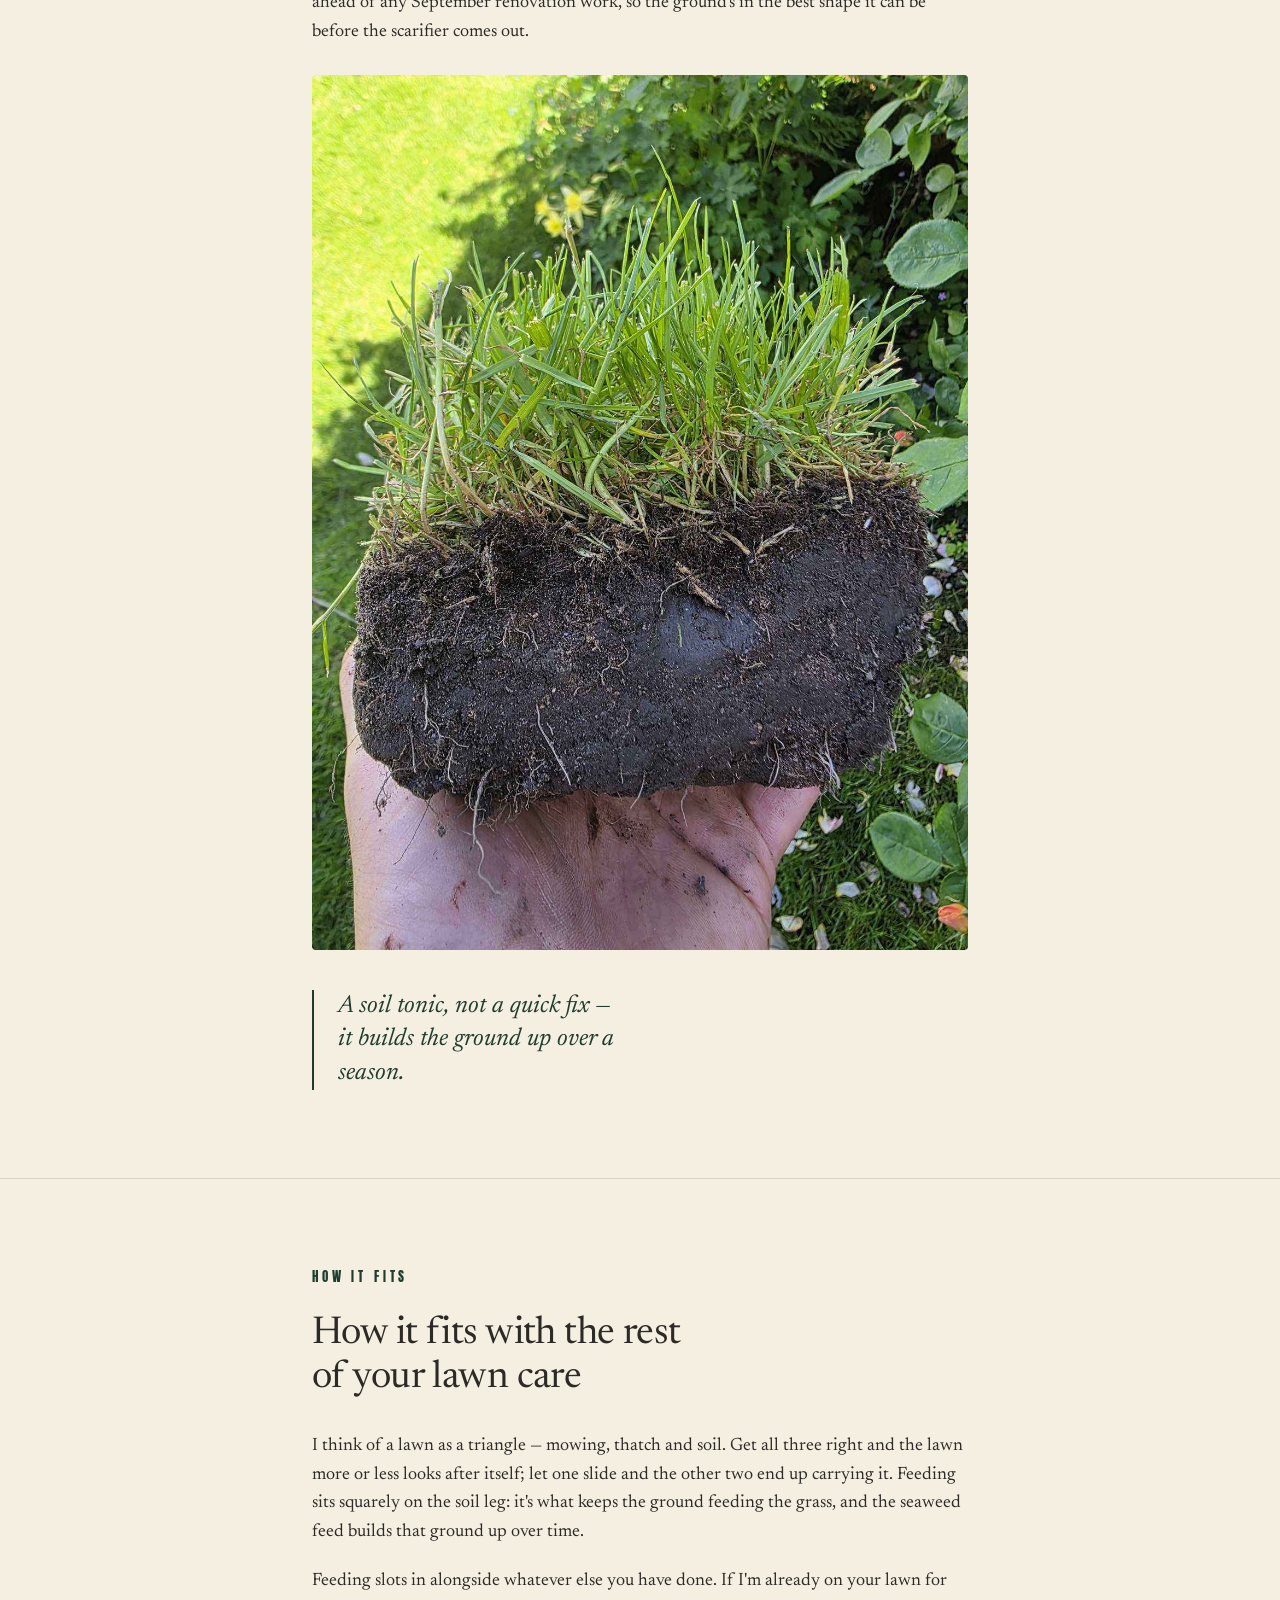
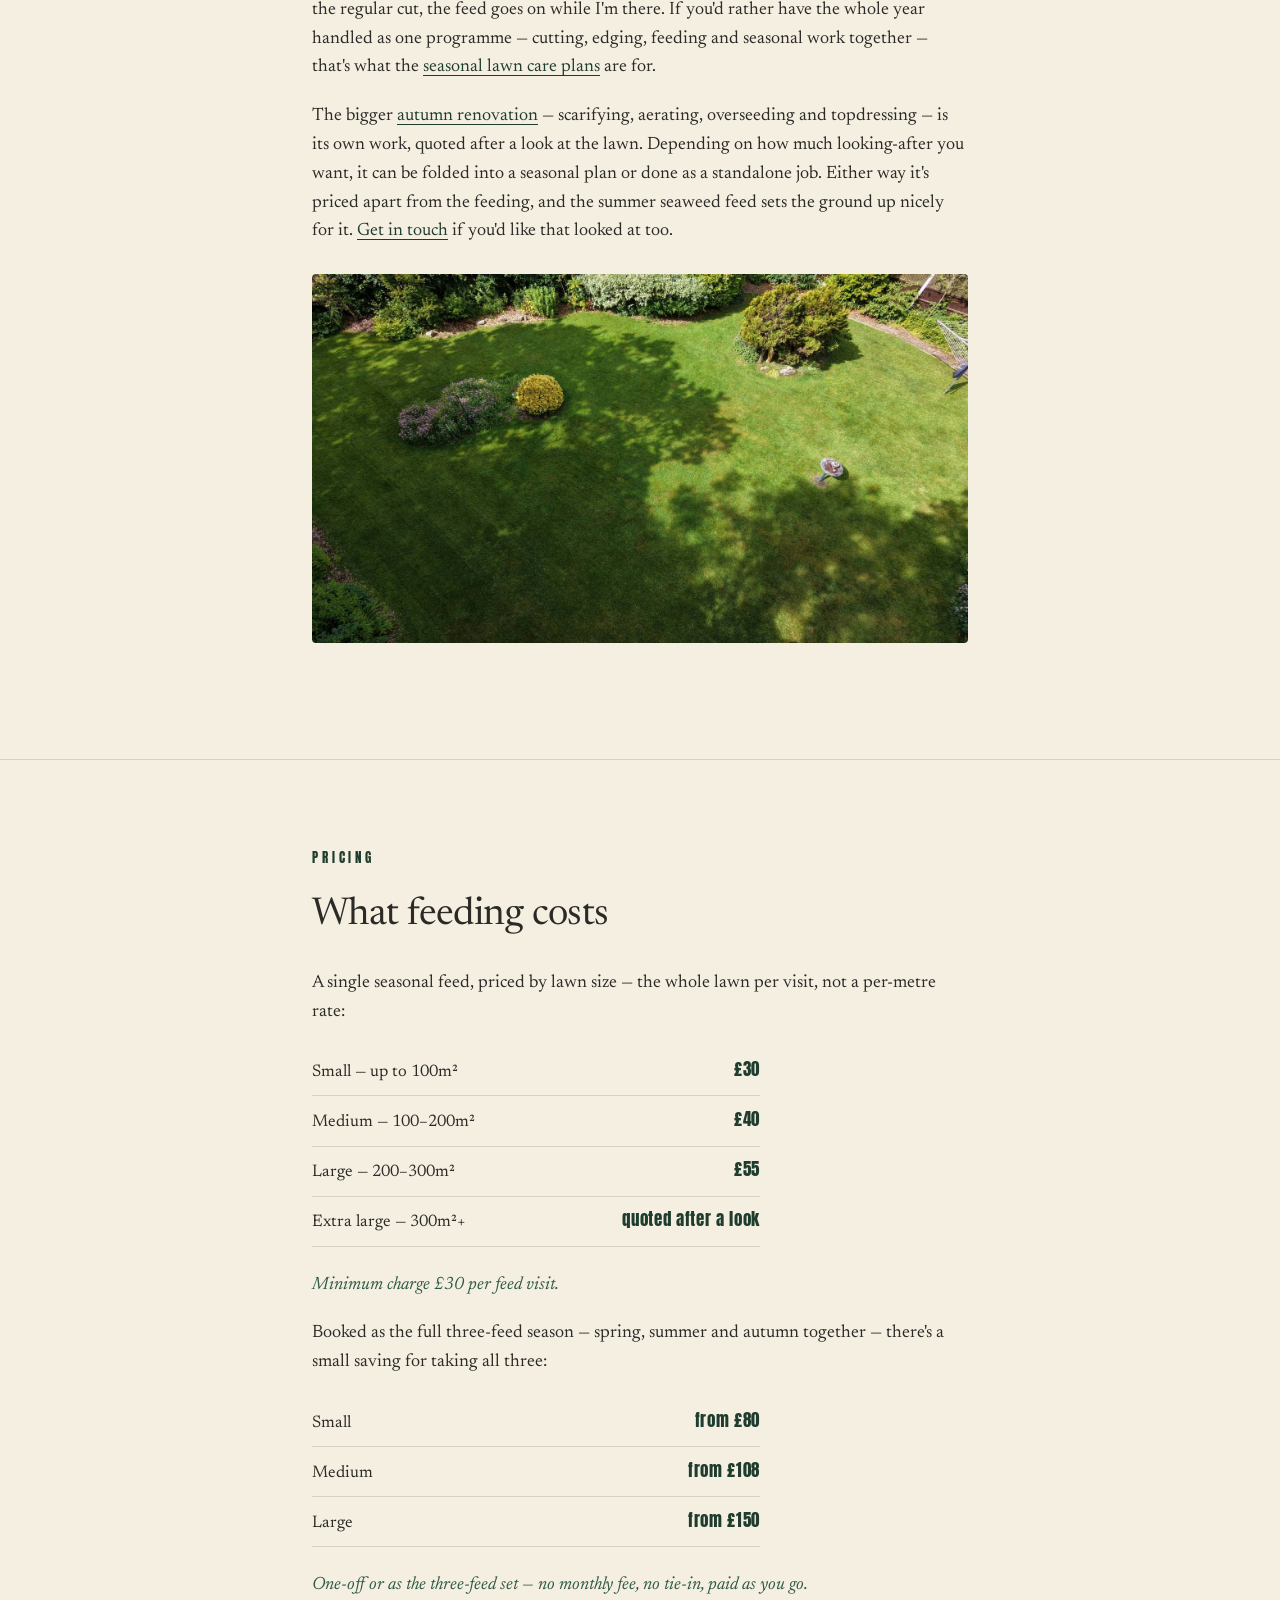
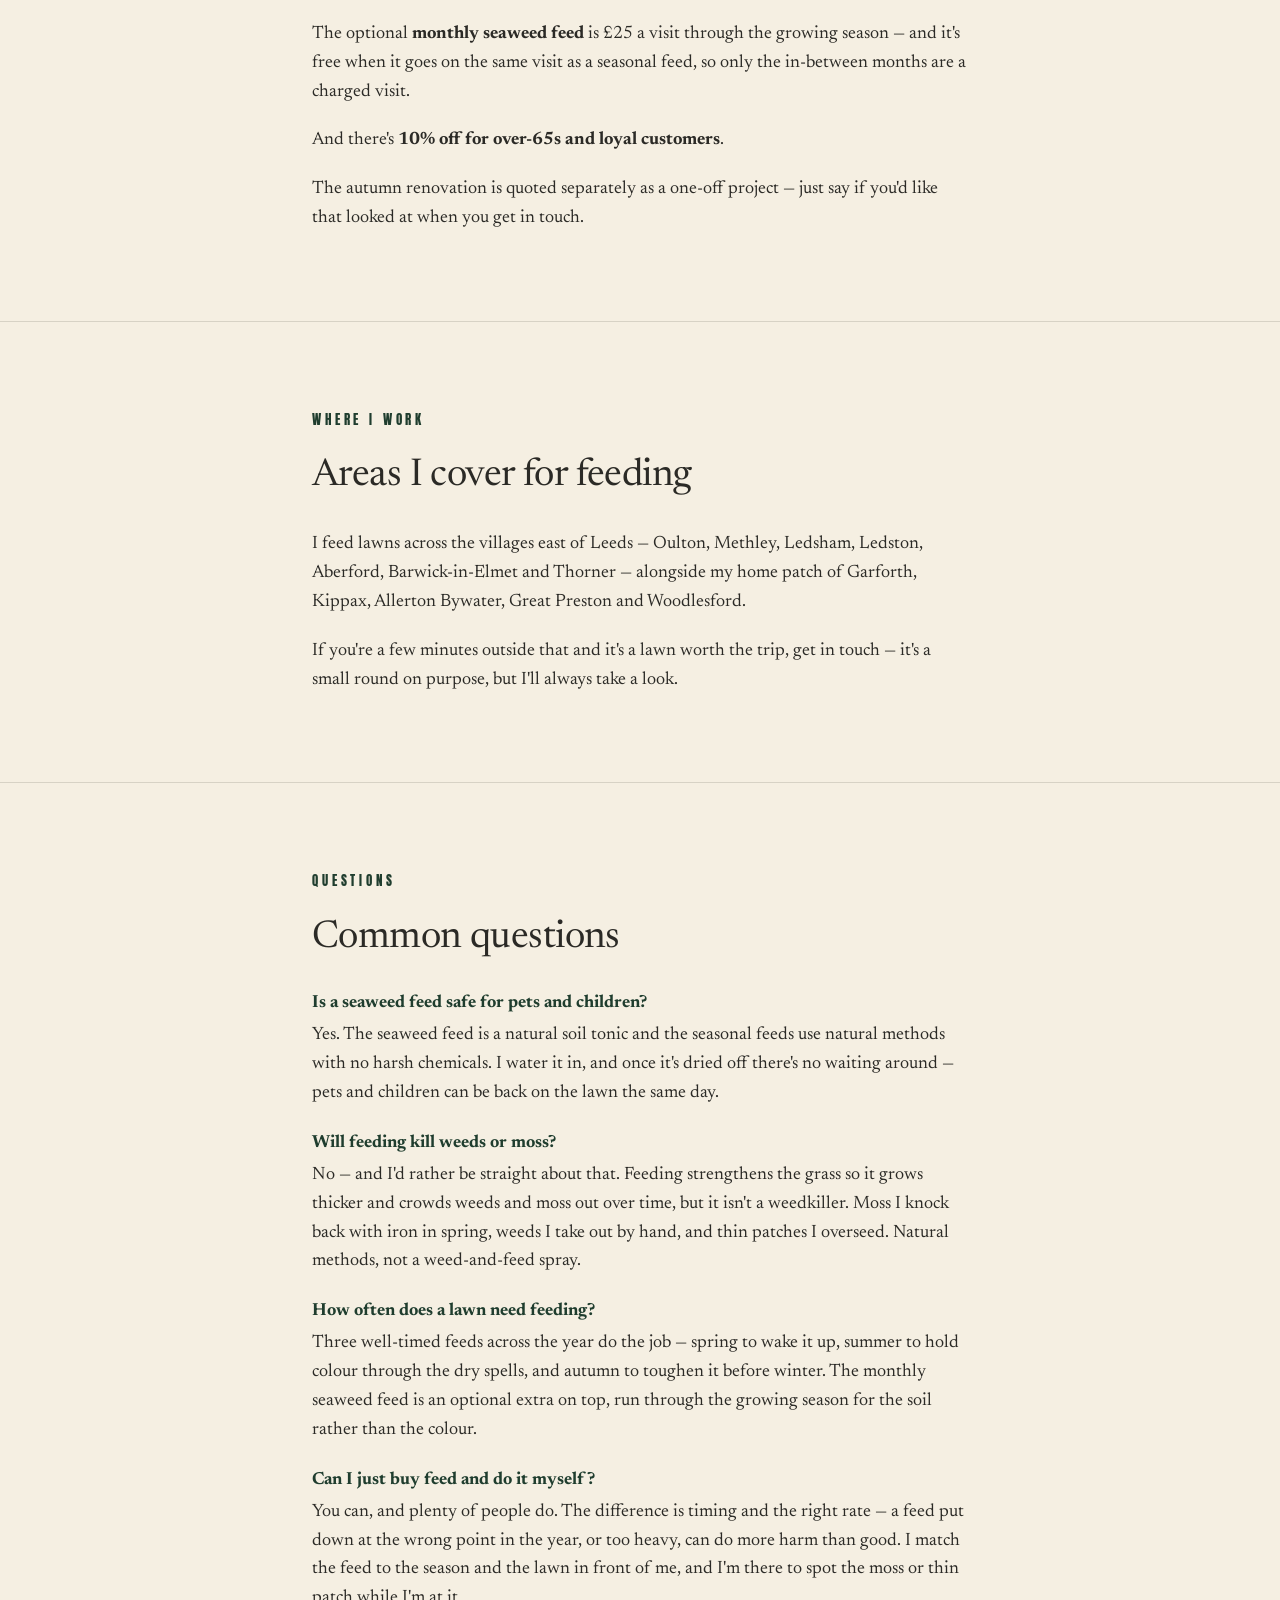
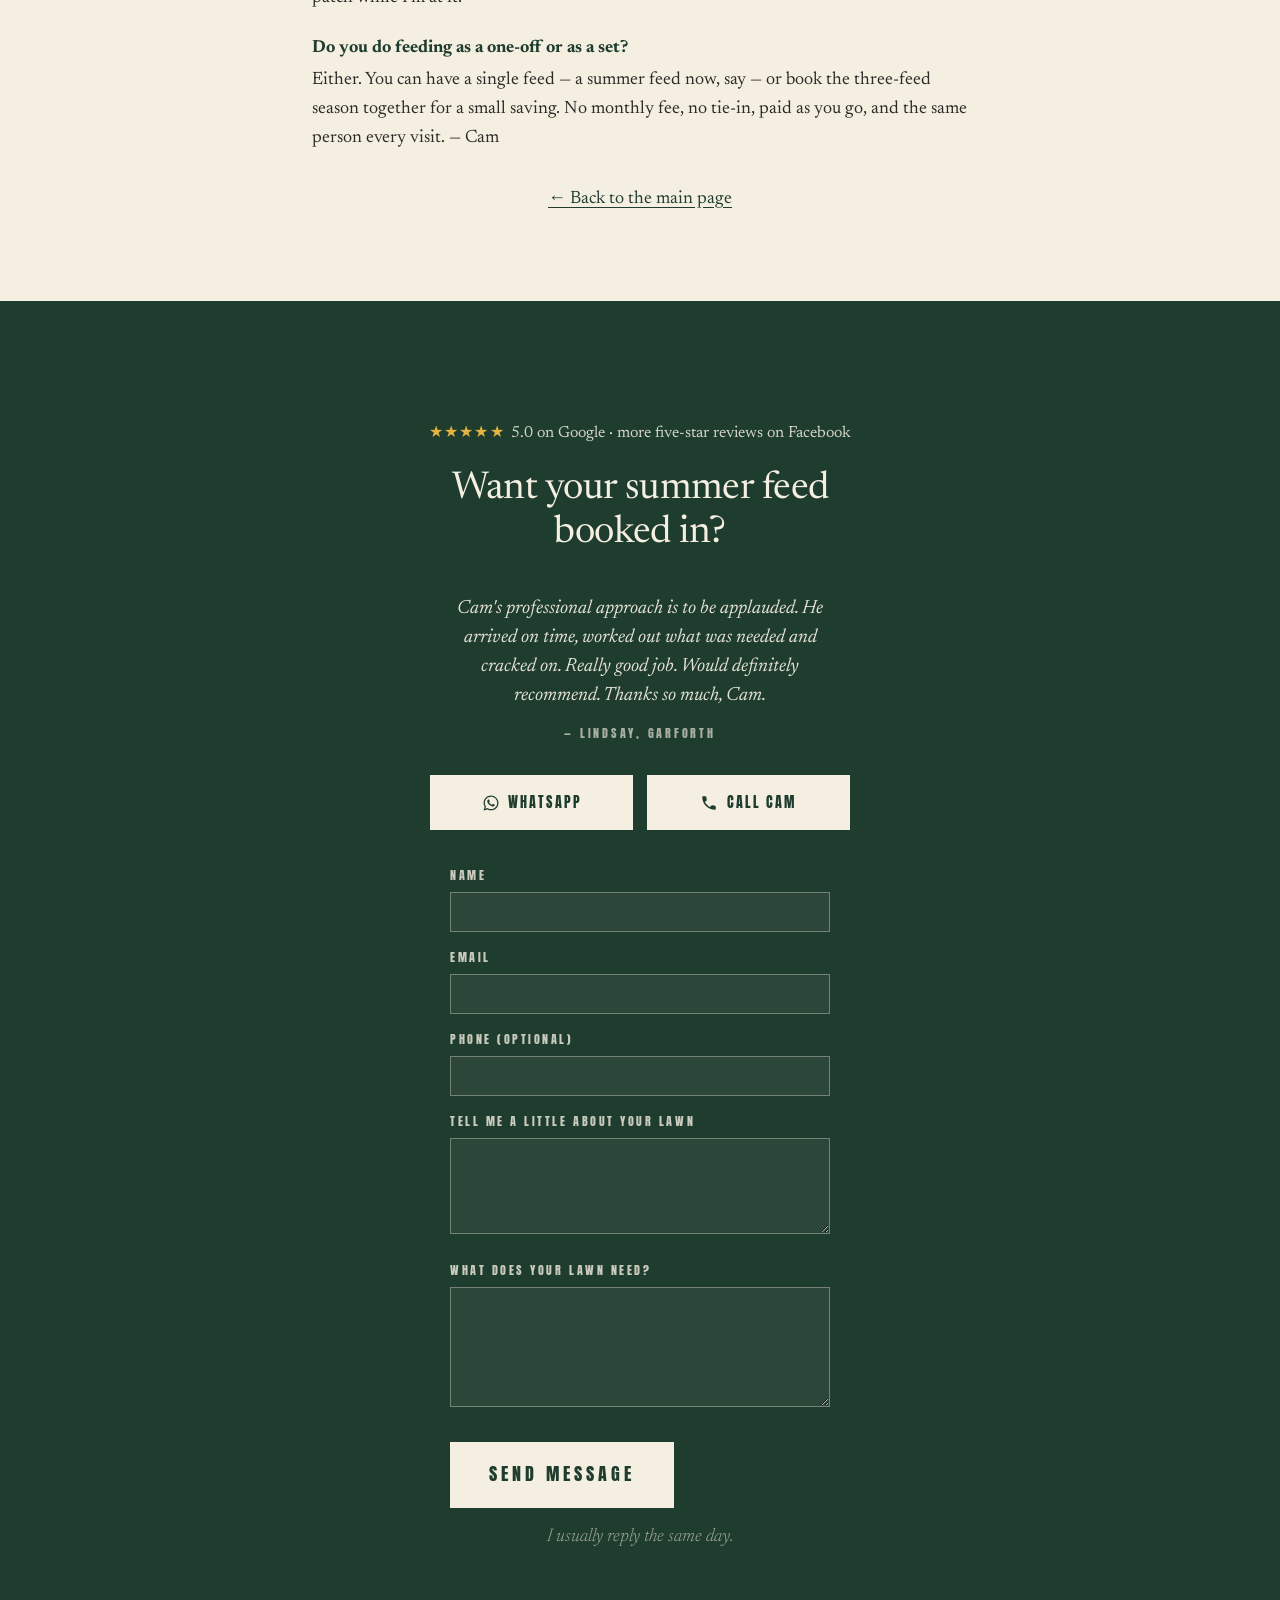
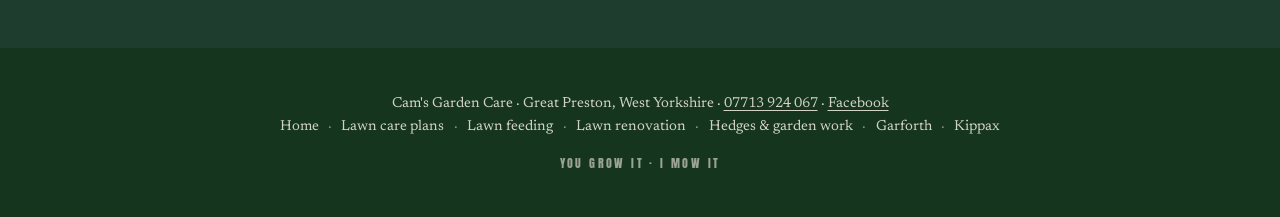
<file: lawn-feeding-seaweed/index.html>
<!DOCTYPE html>
<html lang="en-GB">
<head>
<meta charset="UTF-8">
<meta name="viewport" content="width=device-width, initial-scale=1.0">
<!-- Google tag (gtag.js) -->
<script async src="https://www.googletagmanager.com/gtag/js?id=AW-18188133016"></script>
<script>
  window.dataLayer = window.dataLayer || [];
  function gtag(){dataLayer.push(arguments);}
  gtag('js', new Date());
  gtag('config', 'AW-18188133016');
</script>

<title>Lawn Feeding &amp; Seaweed | Oulton &amp; Aberford | Cam's Garden Care</title>
<meta name="description" content="Natural lawn feeding and a monthly seaweed feed across Oulton, Aberford and East Leeds. No harsh chemicals, proper care — the same person every visit.">

<link rel="canonical" href="https://camsgardencare.co.uk/lawn-feeding-seaweed/">

<!-- Open Graph -->
<meta property="og:type" content="website">
<meta property="og:locale" content="en_GB">
<meta property="og:site_name" content="Cam's Garden Care">
<meta property="og:title" content="Lawn Feeding &amp; Seaweed · Cam's Garden Care">
<meta property="og:description" content="Natural seasonal lawn feeding and a monthly seaweed feed across the villages east of Leeds. No harsh chemicals, proper care — the same person every visit.">
<meta property="og:url" content="https://camsgardencare.co.uk/lawn-feeding-seaweed/">
<meta property="og:image" content="https://camsgardencare.co.uk/images/lawn-feeding-summer.jpg">
<meta property="og:image:width" content="1500">
<meta property="og:image:height" content="1125">

<!-- Twitter -->
<meta name="twitter:card" content="summary_large_image">
<meta name="twitter:title" content="Lawn Feeding &amp; Seaweed · Cam's Garden Care">
<meta name="twitter:description" content="Natural seasonal lawn feeding and a monthly seaweed feed across the villages east of Leeds. No harsh chemicals.">
<meta name="twitter:image" content="https://camsgardencare.co.uk/images/lawn-feeding-summer.jpg">

<meta name="theme-color" content="#1F3D2E">

<link rel="preconnect" href="https://fonts.googleapis.com">
<link rel="preconnect" href="https://fonts.gstatic.com" crossorigin>
<link href="https://fonts.googleapis.com/css2?family=Anton&family=Newsreader:ital,opsz,wght@0,6..72,300..700;1,6..72,300..700&display=swap" rel="stylesheet">

<!-- LocalBusiness schema for lawn feeding & seaweed -->
<script type="application/ld+json">
{
  "@context": "https://schema.org",
  "@type": "LocalBusiness",
  "@id": "https://camsgardencare.co.uk/#business",
  "name": "Cam's Garden Care",
  "description": "Natural seasonal lawn feeding and an optional monthly seaweed feed across the villages east of Leeds. No harsh chemicals, proper care, same person every visit.",
  "image": "https://camsgardencare.co.uk/images/logo.png",
  "url": "https://camsgardencare.co.uk/lawn-feeding-seaweed/",
  "telephone": "+44-7713-924067",
  "email": "cam@camsgardencare.co.uk",
  "priceRange": "££",
  "address": {
    "@type": "PostalAddress",
    "addressLocality": "Great Preston",
    "addressRegion": "West Yorkshire",
    "addressCountry": "GB"
  },
  "areaServed": [
    { "@type": "Place", "name": "Oulton" },
    { "@type": "Place", "name": "Methley" },
    { "@type": "Place", "name": "Ledsham" },
    { "@type": "Place", "name": "Ledston" },
    { "@type": "Place", "name": "Aberford" },
    { "@type": "Place", "name": "Barwick-in-Elmet" },
    { "@type": "Place", "name": "Thorner" },
    { "@type": "Place", "name": "Garforth" },
    { "@type": "Place", "name": "Kippax" },
    { "@type": "Place", "name": "Allerton Bywater" },
    { "@type": "Place", "name": "Great Preston" },
    { "@type": "Place", "name": "Woodlesford" }
  ],
  "hasOfferCatalog": {
    "@type": "OfferCatalog",
    "name": "Lawn feeding & seaweed",
    "itemListElement": [
      { "@type": "Offer", "itemOffered": { "@type": "Service", "name": "Spring lawn feed" } },
      { "@type": "Offer", "itemOffered": { "@type": "Service", "name": "Summer lawn feed" } },
      { "@type": "Offer", "itemOffered": { "@type": "Service", "name": "Autumn lawn feed" } },
      { "@type": "Offer", "itemOffered": { "@type": "Service", "name": "Monthly seaweed feed" } },
      { "@type": "Offer", "itemOffered": { "@type": "Service", "name": "Iron treatment for moss" } },
      { "@type": "Offer", "itemOffered": { "@type": "Service", "name": "Hand-weeding" } },
      { "@type": "Offer", "itemOffered": { "@type": "Service", "name": "Overseeding thin patches" } }
    ]
  }
}
</script>

<script type="application/ld+json">
{
  "@context": "https://schema.org",
  "@type": "FAQPage",
  "mainEntity": [
    {
      "@type": "Question",
      "name": "Is a seaweed feed safe for pets and children?",
      "acceptedAnswer": {
        "@type": "Answer",
        "text": "Yes. The seaweed feed is a natural soil tonic and the seasonal feeds use natural methods with no harsh chemicals. I water it in, and once it's dried off there's no waiting around — pets and children can be back on the lawn the same day."
      }
    },
    {
      "@type": "Question",
      "name": "Will feeding kill weeds or moss?",
      "acceptedAnswer": {
        "@type": "Answer",
        "text": "No — and I'd rather be straight about that. Feeding strengthens the grass so it grows thicker and crowds weeds and moss out over time, but it isn't a weedkiller. Moss I knock back with iron in spring, weeds I take out by hand, and thin patches I overseed. Natural methods, not a weed-and-feed spray."
      }
    },
    {
      "@type": "Question",
      "name": "How often does a lawn need feeding?",
      "acceptedAnswer": {
        "@type": "Answer",
        "text": "Three well-timed feeds across the year do the job — spring to wake it up, summer to hold colour through the dry spells, and autumn to toughen it before winter. The monthly seaweed feed is an optional extra on top, run through the growing season for the soil rather than the colour."
      }
    },
    {
      "@type": "Question",
      "name": "Can I just buy feed and do it myself?",
      "acceptedAnswer": {
        "@type": "Answer",
        "text": "You can, and plenty of people do. The difference is timing and the right rate — a feed put down at the wrong point in the year, or too heavy, can do more harm than good. I match the feed to the season and the lawn in front of me, and I'm there to spot the moss or thin patch while I'm at it."
      }
    },
    {
      "@type": "Question",
      "name": "Do you do feeding as a one-off or as a set?",
      "acceptedAnswer": {
        "@type": "Answer",
        "text": "Either. You can have a single feed — a summer feed now, say — or book the three-feed season together for a small saving. No monthly fee, no tie-in, paid as you go, and the same person every visit."
      }
    }
  ]
}
</script>

<link rel="stylesheet" href="/styles.css">
<style>
  /* Page-specific additions — elements the shared stylesheet doesn't cover */
  :root { --green-mid: #2E5A45; }
  h1 {
    font-family: 'Newsreader', serif;
    font-weight: 400;
    font-size: 2.4rem;
    line-height: 1.15;
    letter-spacing: -0.015em;
    margin-bottom: 1rem;
    max-width: 18ch;
  }
  .tagline { color: var(--green-mid); font-style: italic; margin: 0 0 1.5rem; }
  img.hero { width: 100%; height: auto; border-radius: 4px; margin: 1.5rem 0; padding: 0; background: transparent; display: block; }
  img.inline-shot { width: 100%; height: auto; border-radius: 4px; margin: 1.75rem 0; display: block; }
  .services { margin: 1rem 0; padding-left: 1.25rem; }
  .services li { margin: 0.35rem 0; }
  /* Seasonal feeds — three plain blocks, reusing the work-block idiom */
  .feed-block { margin-top: 1.75rem; }
  .feed-block h3 {
    font-family: 'Anton', sans-serif;
    font-weight: 400;
    font-size: 1rem;
    letter-spacing: 0.2em;
    text-transform: uppercase;
    color: var(--green-deep);
    margin-bottom: 0.6rem;
  }
  .feed-block p { margin-bottom: 0; }
  /* Pricing — simple two-column rows in the site's type */
  .price-list { list-style: none; margin: 1.25rem 0 1.5rem; padding: 0; max-width: 28rem; }
  .price-list li { display: flex; justify-content: space-between; align-items: baseline; gap: 1.25rem; padding: 0.6rem 0; border-bottom: 1px solid var(--line); }
  .price-size { font-size: 1.05rem; }
  .price-fig {
    font-family: 'Anton', sans-serif;
    font-size: 1.05rem;
    letter-spacing: 0.04em;
    color: var(--green-deep);
    white-space: nowrap;
  }
  .price-note { font-style: italic; color: var(--green-mid); }
  .contact .phone { font-size: 1.3rem; display: block; margin-top: 0.5rem; color: var(--cream); font-weight: bold; text-decoration: none; }
  .contact .phone:hover { text-decoration: underline; }
  .contact > p > a { color: var(--cream); font-weight: bold; text-decoration: none; }
  .contact > p > a:hover { text-decoration: underline; }
  /* FAQ */
  .faq { margin: 1rem 0 0; }
  .faq-q { font-size: 1.1rem; color: var(--green-deep); margin: 1.5rem 0 0.4rem; line-height: 1.3; }
  .faq-a { margin: 0 0 1rem; }
  @media (max-width: 600px) {
    h1 { font-size: 1.9rem; }
  }
</style>
</head>
<body>

<nav class="site-nav" aria-label="Primary">
  <button class="site-nav-toggle" type="button" aria-expanded="false" aria-controls="site-nav-links" aria-label="Menu"><span class="site-nav-burger" aria-hidden="true">☰</span> Menu</button>
  <div class="site-nav-links" id="site-nav-links">
    <a class="site-nav-cta js-get-a-mow" href="https://wa.me/447713924067?text=Hi%20Cam%2C%20I'm%20enquiring%20about%20lawn%20feeding.%20I'm%20in%20%5Bpostcode%5D" data-service="lawn" data-cta="nav" target="_blank" rel="noopener" aria-label="Get a mow — message Cam on WhatsApp">Get a mow</a>
    <span class="site-nav-divider" aria-hidden="true">·</span>
    <a href="/lawn-care-plans/">Lawn care plans</a>
    <span class="site-nav-divider" aria-hidden="true">·</span>
    <span class="site-nav-current" aria-current="page">Lawn feeding</span>
    <span class="site-nav-divider" aria-hidden="true">·</span>
    <a href="/lawn-renovation/">Lawn renovation</a>
    <span class="site-nav-divider" aria-hidden="true">·</span>
    <a href="/hedges-garden-work/">Hedges &amp; garden work</a>
  </div>
</nav>

<header class="hero">
  <a class="logo-link reveal reveal-1" href="/" aria-label="Cam's Garden Care home">
    <img class="logo-img" src="/images/cams-logo-white.svg" alt="Cam's Garden Care" width="720" height="138">
  </a>
  <p class="hero-tagline reveal reveal-2">Looking after lawns, the right way.</p>
  <p class="hero-sub reveal reveal-3">Mow · Edge · Scarify · Overseed · Feed</p>
  <p class="hero-rating reveal reveal-3">
    <span class="stars" aria-hidden="true">★★★★★</span><a href="https://g.page/r/CVPoep9AfgK-EBM" target="_blank" rel="noopener" aria-label="Rated 5.0 out of 5 on Google — read the reviews on Google">5.0 on Google</a> · <a href="https://www.facebook.com/camsgardencare" target="_blank" rel="noopener" aria-label="More five-star reviews on Facebook">more five-star reviews on Facebook</a>
  </p>
  <div class="reveal reveal-3" data-contact-buttons></div>
</header>

<section>
  <div class="container">
    <div class="section-label">Lawn Feeding</div>
    <h1>Lawn feeding &amp; seaweed, east of Leeds</h1>
    <p class="tagline">Natural feeds, well timed — booking summer feeds now through July.</p>

    <img class="hero" src="/images/lawn-feeding-summer.jpg" alt="A lush, freshly striped green lawn I look after east of Leeds, framed by a weigela in bloom — the colour a steady summer feed holds through the dry spells" width="1500" height="1125" fetchpriority="high">

    <p class="lead">I'm Cam. I feed lawns the natural way across the villages east of Leeds — three well-timed feeds across the year, with an optional monthly seaweed feed for the soil underneath. No harsh chemicals, no spray programme. The same person every visit.</p>

    <p>Right now it's the summer feed that matters. A lawn that gets a steady, slow-release feed going into the dry months holds its colour and shrugs off the stress far better than one left to fend for itself. I'm booking summer feeds in now, through July — get in touch and I'll fit yours in.</p>

    <p class="pull-quote">A lawn fed at the right times is thicker, greener and far better at shrugging off moss, weeds and dry spells.</p>
  </div>
</section>

<section>
  <div class="container">
    <div class="section-label">What It Does</div>
    <h2>What feeding does for a lawn</h2>

    <p>Feeding is the quiet half of a good lawn. The cut keeps it looking right week to week, but the feed is what builds the grass up — thicker, greener, with deeper roots and more in reserve when the weather turns.</p>

    <p>A well-fed lawn doesn't just look better. It's far harder for moss and weeds to get a foothold in dense, healthy grass, and it copes with a dry summer or a hard winter without thinning out. That's the whole idea: healthy lawns through proper care, not a quick green-up that fades by August.</p>
  </div>
</section>

<section>
  <div class="container">
    <div class="section-label">The Feeds</div>
    <h2>The three seasonal feeds</h2>

    <p class="lead">Three feeds across the year, each timed to what the lawn needs in that season. Natural methods throughout — feeding plus iron for moss, hand-weeding, and overseeding the odd thin patch. Not a chemical weed-and-feed spray programme.</p>

    <div class="feed-block">
      <h3>Spring feed</h3>
      <p>Wakes the lawn up after winter, with iron to knock back the moss and bring the colour up. The feed that sets the season off.</p>
    </div>

    <div class="feed-block">
      <h3>Summer feed</h3>
      <p>A steady, slow-release feed to hold colour through the dry spells, when an unfed lawn starts to tire and brown off. This is the one I'm booking now.</p>
    </div>

    <div class="feed-block">
      <h3>Autumn feed</h3>
      <p>Toughens the lawn before winter — hardening it against the cold and disease so it comes through to spring in good shape rather than thin and patchy.</p>
    </div>

    <img class="inline-shot" src="/images/pat-lawn-stripes.jpg" alt="A thick, freshly striped green lawn I look after east of Leeds, the kind of density a year of well-timed feeding builds" width="1200" height="1600" loading="lazy">

    <p>You can take any one of these on its own, or have all three across the year. They're priced below, one-off or as a set.</p>
  </div>
</section>

<section>
  <div class="container">
    <div class="section-label">Seaweed</div>
    <h2>A monthly seaweed feed</h2>

    <p class="lead">An optional extra, on top of the seasonal feeds: a monthly liquid seaweed feed through the growing season — a natural soil tonic rather than a quick fix.</p>

    <p><strong>And it's free when it goes on the same visit as a seasonal feed — so only the in-between months are a charged visit.</strong></p>

    <p>Where the seasonal feeds work on the grass, seaweed works on the soil underneath. It's a soil-builder — it supports root health, and over time it helps break down thatch and ease the compaction that heavy clay soils round here are prone to. It's not a colour boost you'll see overnight; it's the slow work of getting the ground into better shape.</p>

    <p>I sell it as an enhancement, not the core of the job — and it works alongside the autumn renovation, not instead of it. Running seaweed through the summer builds the soil up ahead of any September renovation work, so the ground's in the best shape it can be before the scarifier comes out.</p>

    <img class="inline-shot" src="/images/lawn-thatch-check.jpg" alt="A close look at the base of a lawn east of Leeds — thatch building up at soil level, the kind of thing a seaweed feed helps break down over time" width="1200" height="1600" loading="lazy">

    <p class="pull-quote">A soil tonic, not a quick fix — it builds the ground up over a season.</p>
  </div>
</section>

<section>
  <div class="container">
    <div class="section-label">How It Fits</div>
    <h2>How it fits with the rest of your lawn care</h2>

    <p>I think of a lawn as a triangle — mowing, thatch and soil. Get all three right and the lawn more or less looks after itself; let one slide and the other two end up carrying it. Feeding sits squarely on the soil leg: it's what keeps the ground feeding the grass, and the seaweed feed builds that ground up over time.</p>

    <p>Feeding slots in alongside whatever else you have done. If I'm already on your lawn for the regular cut, the feed goes on while I'm there. If you'd rather have the whole year handled as one programme — cutting, edging, feeding and seasonal work together — that's what the <a href="/lawn-care-plans/">seasonal lawn care plans</a> are for.</p>

    <p>The bigger <a href="/lawn-renovation/">autumn renovation</a> — scarifying, aerating, overseeding and topdressing — is its own work, quoted after a look at the lawn. Depending on how much looking-after you want, it can be folded into a seasonal plan or done as a standalone job. Either way it's priced apart from the feeding, and the summer seaweed feed sets the ground up nicely for it. <a href="#contact">Get in touch</a> if you'd like that looked at too.</p>

    <img class="inline-shot" src="/images/lawn-care-plans-aerial.jpg" alt="A healthy green lawn I look after east of Leeds seen from above, dense and even across the whole surface" width="1600" height="900" loading="lazy">
  </div>
</section>

<section>
  <div class="container">
    <div class="section-label">Pricing</div>
    <h2>What feeding costs</h2>

    <p>A single seasonal feed, priced by lawn size — the whole lawn per visit, not a per-metre rate:</p>

    <ul class="price-list">
      <li><span class="price-size">Small — up to 100m²</span> <span class="price-fig">£30</span></li>
      <li><span class="price-size">Medium — 100–200m²</span> <span class="price-fig">£40</span></li>
      <li><span class="price-size">Large — 200–300m²</span> <span class="price-fig">£55</span></li>
      <li><span class="price-size">Extra large — 300m²+</span> <span class="price-fig">quoted after a look</span></li>
    </ul>

    <p class="price-note">Minimum charge £30 per feed visit.</p>

    <p>Booked as the full three-feed season — spring, summer and autumn together — there's a small saving for taking all three:</p>

    <ul class="price-list">
      <li><span class="price-size">Small</span> <span class="price-fig">from £80</span></li>
      <li><span class="price-size">Medium</span> <span class="price-fig">from £108</span></li>
      <li><span class="price-size">Large</span> <span class="price-fig">from £150</span></li>
    </ul>

    <p class="price-note">One-off or as the three-feed set — no monthly fee, no tie-in, paid as you go.</p>

    <p>The optional <strong>monthly seaweed feed</strong> is £25 a visit through the growing season — and it's free when it goes on the same visit as a seasonal feed, so only the in-between months are a charged visit.</p>

    <p>And there's <strong>10% off for over-65s and loyal customers</strong>.</p>

    <p>The autumn renovation is quoted separately as a one-off project — just say if you'd like that looked at when you get in touch.</p>
  </div>
</section>

<section>
  <div class="container">
    <div class="section-label">Where I Work</div>
    <h2>Areas I cover for feeding</h2>

    <p>I feed lawns across the villages east of Leeds — Oulton, Methley, Ledsham, Ledston, Aberford, Barwick-in-Elmet and Thorner — alongside my home patch of Garforth, Kippax, Allerton Bywater, Great Preston and Woodlesford.</p>

    <p>If you're a few minutes outside that and it's a lawn worth the trip, get in touch — it's a small round on purpose, but I'll always take a look.</p>
  </div>
</section>

<section>
  <div class="container">
    <div class="section-label">Questions</div>
    <h2>Common questions</h2>

    <div class="faq">
      <h3 class="faq-q">Is a seaweed feed safe for pets and children?</h3>
      <p class="faq-a">Yes. The seaweed feed is a natural soil tonic and the seasonal feeds use natural methods with no harsh chemicals. I water it in, and once it's dried off there's no waiting around — pets and children can be back on the lawn the same day.</p>

      <h3 class="faq-q">Will feeding kill weeds or moss?</h3>
      <p class="faq-a">No — and I'd rather be straight about that. Feeding strengthens the grass so it grows thicker and crowds weeds and moss out over time, but it isn't a weedkiller. Moss I knock back with iron in spring, weeds I take out by hand, and thin patches I overseed. Natural methods, not a weed-and-feed spray.</p>

      <h3 class="faq-q">How often does a lawn need feeding?</h3>
      <p class="faq-a">Three well-timed feeds across the year do the job — spring to wake it up, summer to hold colour through the dry spells, and autumn to toughen it before winter. The monthly seaweed feed is an optional extra on top, run through the growing season for the soil rather than the colour.</p>

      <h3 class="faq-q">Can I just buy feed and do it myself?</h3>
      <p class="faq-a">You can, and plenty of people do. The difference is timing and the right rate — a feed put down at the wrong point in the year, or too heavy, can do more harm than good. I match the feed to the season and the lawn in front of me, and I'm there to spot the moss or thin patch while I'm at it.</p>

      <h3 class="faq-q">Do you do feeding as a one-off or as a set?</h3>
      <p class="faq-a">Either. You can have a single feed — a summer feed now, say — or book the three-feed season together for a small saving. No monthly fee, no tie-in, paid as you go, and the same person every visit. — Cam</p>
    </div>

    <p style="text-align:center; margin-top: 2rem;"><a href="/">← Back to the main page</a></p>
  </div>
</section>

<section class="contact" id="contact">
  <p class="hero-rating reveal reveal-3">
    <span class="stars" aria-hidden="true">★★★★★</span><a href="https://g.page/r/CVPoep9AfgK-EBM" target="_blank" rel="noopener" aria-label="Rated 5.0 out of 5 on Google — read the reviews on Google">5.0 on Google</a> · <a href="https://www.facebook.com/camsgardencare" target="_blank" rel="noopener" aria-label="More five-star reviews on Facebook">more five-star reviews on Facebook</a>
  </p>
  <h2>Want your summer feed booked in?</h2>
  <blockquote class="testimonial">
    Cam's professional approach is to be applauded. He arrived on time, worked out what was needed and cracked on. Really good job. Would definitely recommend. Thanks so much, Cam.
    <cite>— Lindsay, Garforth</cite>
  </blockquote>
  <div data-contact-buttons></div>
  <form class="contact-form" action="https://formspree.io/f/mwvznykp" method="POST">
    <input type="hidden" name="_subject" value="New enquiry — Cam's Garden Care">
    <input type="hidden" name="source_page" value="feeding-seaweed">
    <input type="hidden" name="gclid" value="">
    <input type="text" name="_gotcha" class="form-honey" tabindex="-1" autocomplete="off" aria-hidden="true">
    <label>
      <span>Name</span>
      <input type="text" name="name" required autocomplete="name">
    </label>
    <label>
      <span>Email</span>
      <input type="email" name="email" required autocomplete="email">
    </label>
    <label>
      <span>Phone (optional)</span>
      <input type="tel" name="phone" autocomplete="tel">
    </label>
    <label>
      <span>Tell me a little about your lawn</span>
      <textarea name="lawn_details" rows="3"></textarea>
    </label>
    <label>
      <span>What does your lawn need?</span>
      <textarea name="message" rows="4" required></textarea>
    </label>
    <button type="submit" class="btn">Send message</button>
    <p class="form-reply-note">I usually reply the same day.</p>
  </form>
</section>

<footer>
  <address>
    <p>Cam's Garden Care · Great Preston, West Yorkshire · <a href="tel:+447713924067" data-service="lawn" data-cta="footer">07713 924 067</a> · <a href="https://www.facebook.com/camsgardencare" target="_blank" rel="noopener" aria-label="Cam's Garden Care on Facebook">Facebook</a></p>
  </address>
  <nav class="footer-nav" aria-label="Pages">
    <a href="/">Home</a>
    <span aria-hidden="true">·</span>
    <a href="/lawn-care-plans/">Lawn care plans</a>
    <span aria-hidden="true">·</span>
    <a href="/lawn-feeding-seaweed/">Lawn feeding</a>
    <span aria-hidden="true">·</span>
    <a href="/lawn-renovation/">Lawn renovation</a>
    <span aria-hidden="true">·</span>
    <a href="/hedges-garden-work/">Hedges &amp; garden work</a>
    <span aria-hidden="true">·</span>
    <a href="/garforth/">Garforth</a>
    <span aria-hidden="true">·</span>
    <a href="/kippax/">Kippax</a>
  </nav>
  <p class="footer-tagline">You Grow It · I Mow It</p>
</footer>

<script>
(function() {
  var GCLID_KEY = 'cgc_gclid';
  var GCLID_TTL = 90 * 86400000;
  function getStored() {
    try {
      var o = JSON.parse(localStorage.getItem(GCLID_KEY) || 'null');
      return o && o.v && o.t && (Date.now() - o.t) < GCLID_TTL ? o.v : '';
    } catch (e) { return ''; }
  }
  function getGclid() {
    var p = new URLSearchParams(window.location.search).get('gclid');
    if (p) {
      try { localStorage.setItem(GCLID_KEY, JSON.stringify({ v: p, t: Date.now() })); } catch (e) {}
      return p;
    }
    return getStored();
  }
  function init() {
    var gclid = getGclid();
    document.querySelectorAll('form.contact-form').forEach(function(form) {
      var hidden = form.querySelector('input[name="gclid"]');
      if (hidden && gclid) hidden.value = gclid;
      form.addEventListener('submit', function(e) {
        e.preventDefault();
        var btn = form.querySelector('button[type="submit"]');
        if (btn) btn.disabled = true;
        var existingErr = form.querySelector('.form-error');
        if (existingErr) existingErr.remove();
        fetch(form.action, {
          method: 'POST',
          body: new FormData(form),
          headers: { 'Accept': 'application/json' }
        }).then(function(r) {
          if (!r.ok) throw new Error('http ' + r.status);
          if (typeof gtag === 'function') {
            gtag('event', 'conversion', { 'send_to': 'AW-18188133016/KVI3COH5sLwcEJjF4-BD', 'value': 1.0, 'currency': 'GBP' });
            var sp = form.querySelector('input[name="source_page"]');
            gtag('event', 'form_submit', {
              send_to: 'G-1GBY5BTE39',
              source_page: sp ? sp.value : '',
              service: 'lawn',
              cta_location: 'form'
            });
          }
          form.classList.add('is-success');
          form.innerHTML = '<p class="form-success">Thanks — I’ve got your message and I’ll be in touch, usually the same day.</p>';
        }).catch(function() {
          if (btn) btn.disabled = false;
          var err = document.createElement('p');
          err.className = 'form-error';
          err.innerHTML = 'Something went wrong sending the message. Please email me directly at <a href="mailto:camtpotter@gmail.com">camtpotter@gmail.com</a>.';
          form.appendChild(err);
        });
      });
    });
  }
  if (document.readyState === 'loading') document.addEventListener('DOMContentLoaded', init);
  else init();
})();
</script>
<script src="/contact-buttons.js" defer></script>
<script src="/js/tracking.js"></script>

</body>
</html>
</file>
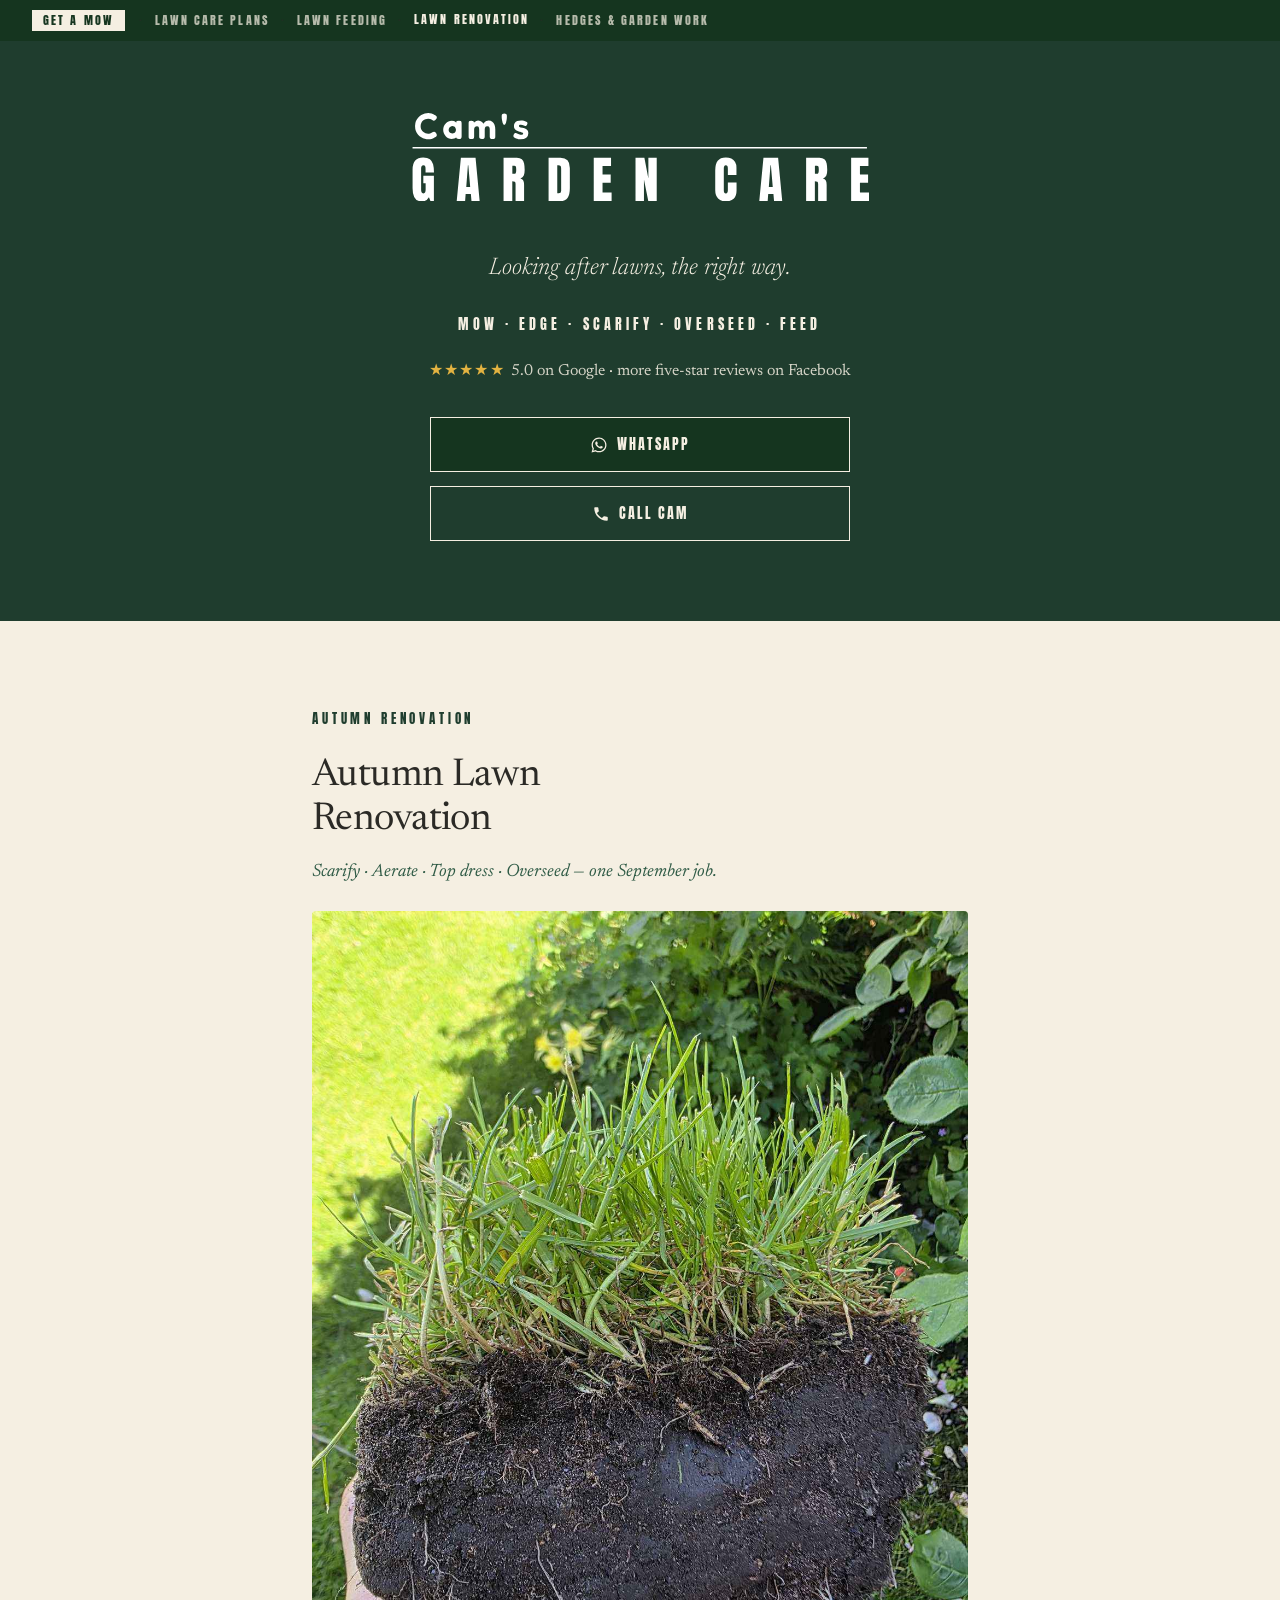
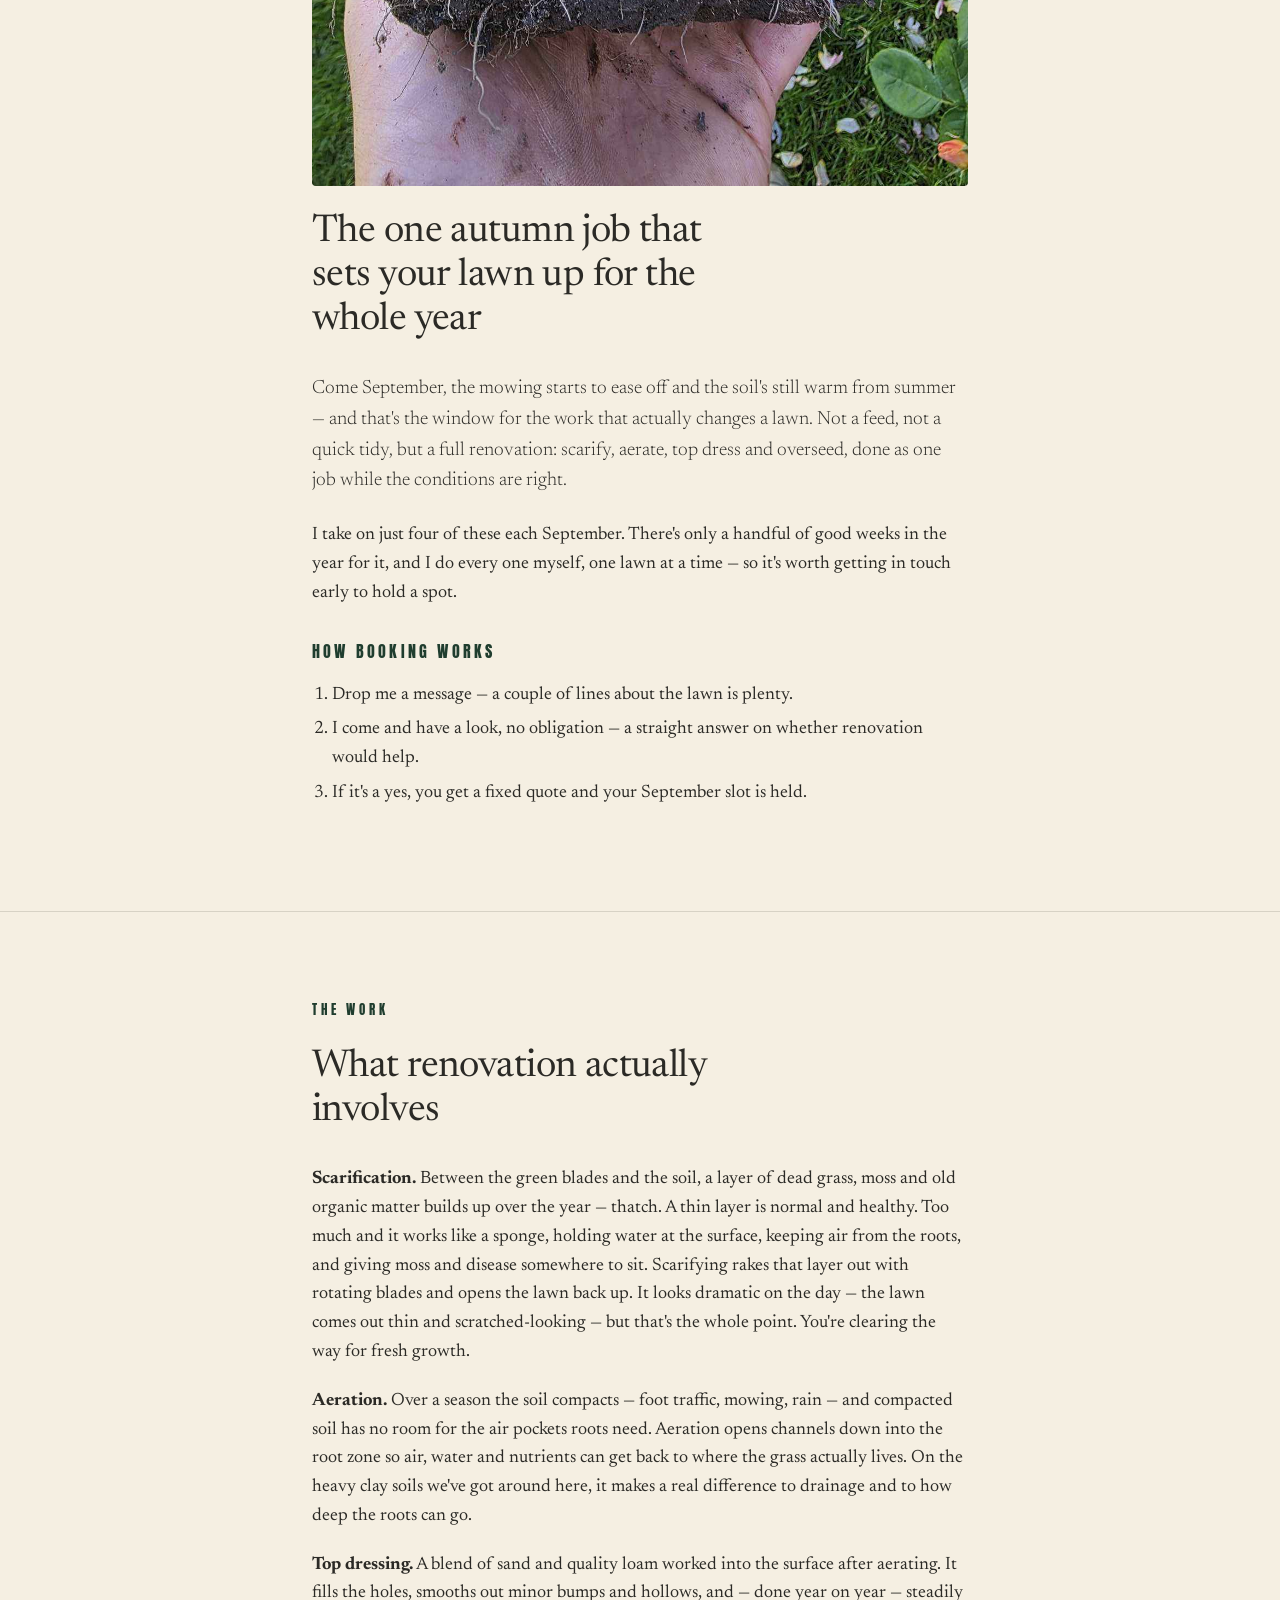
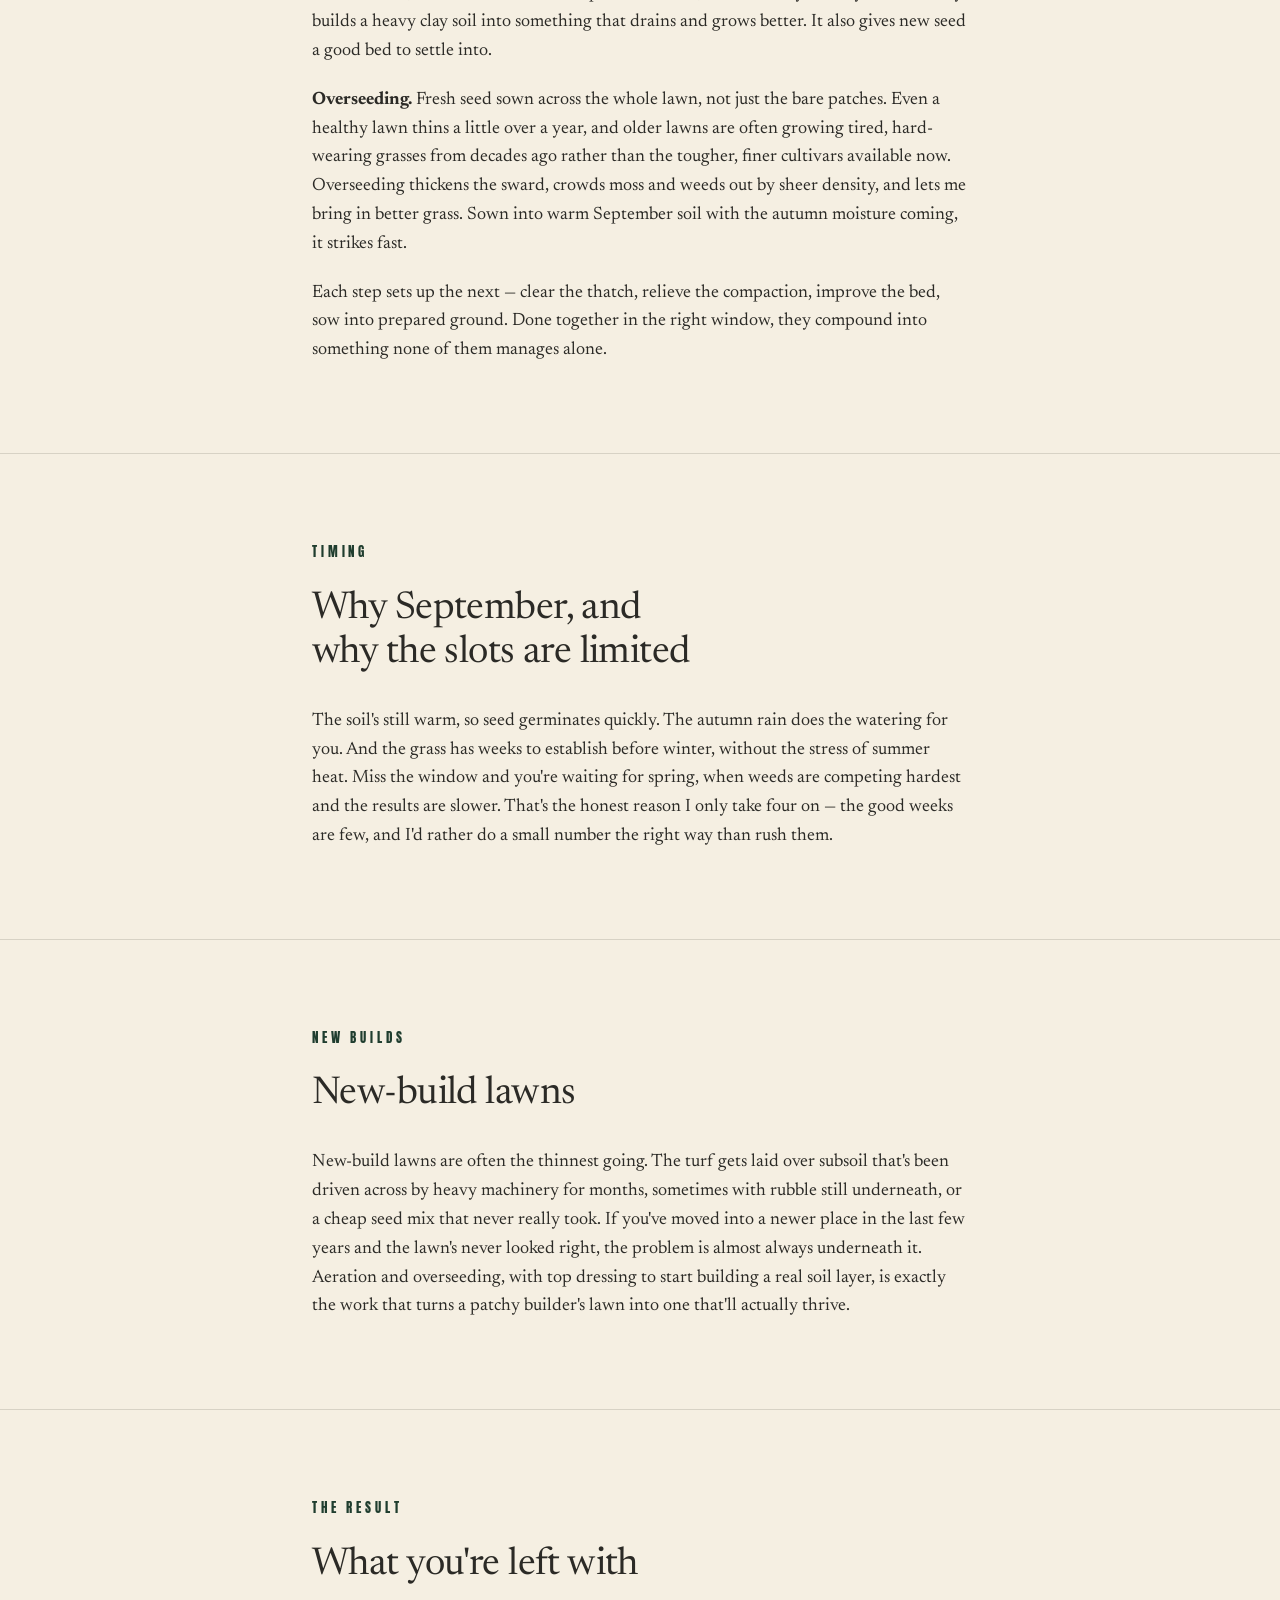
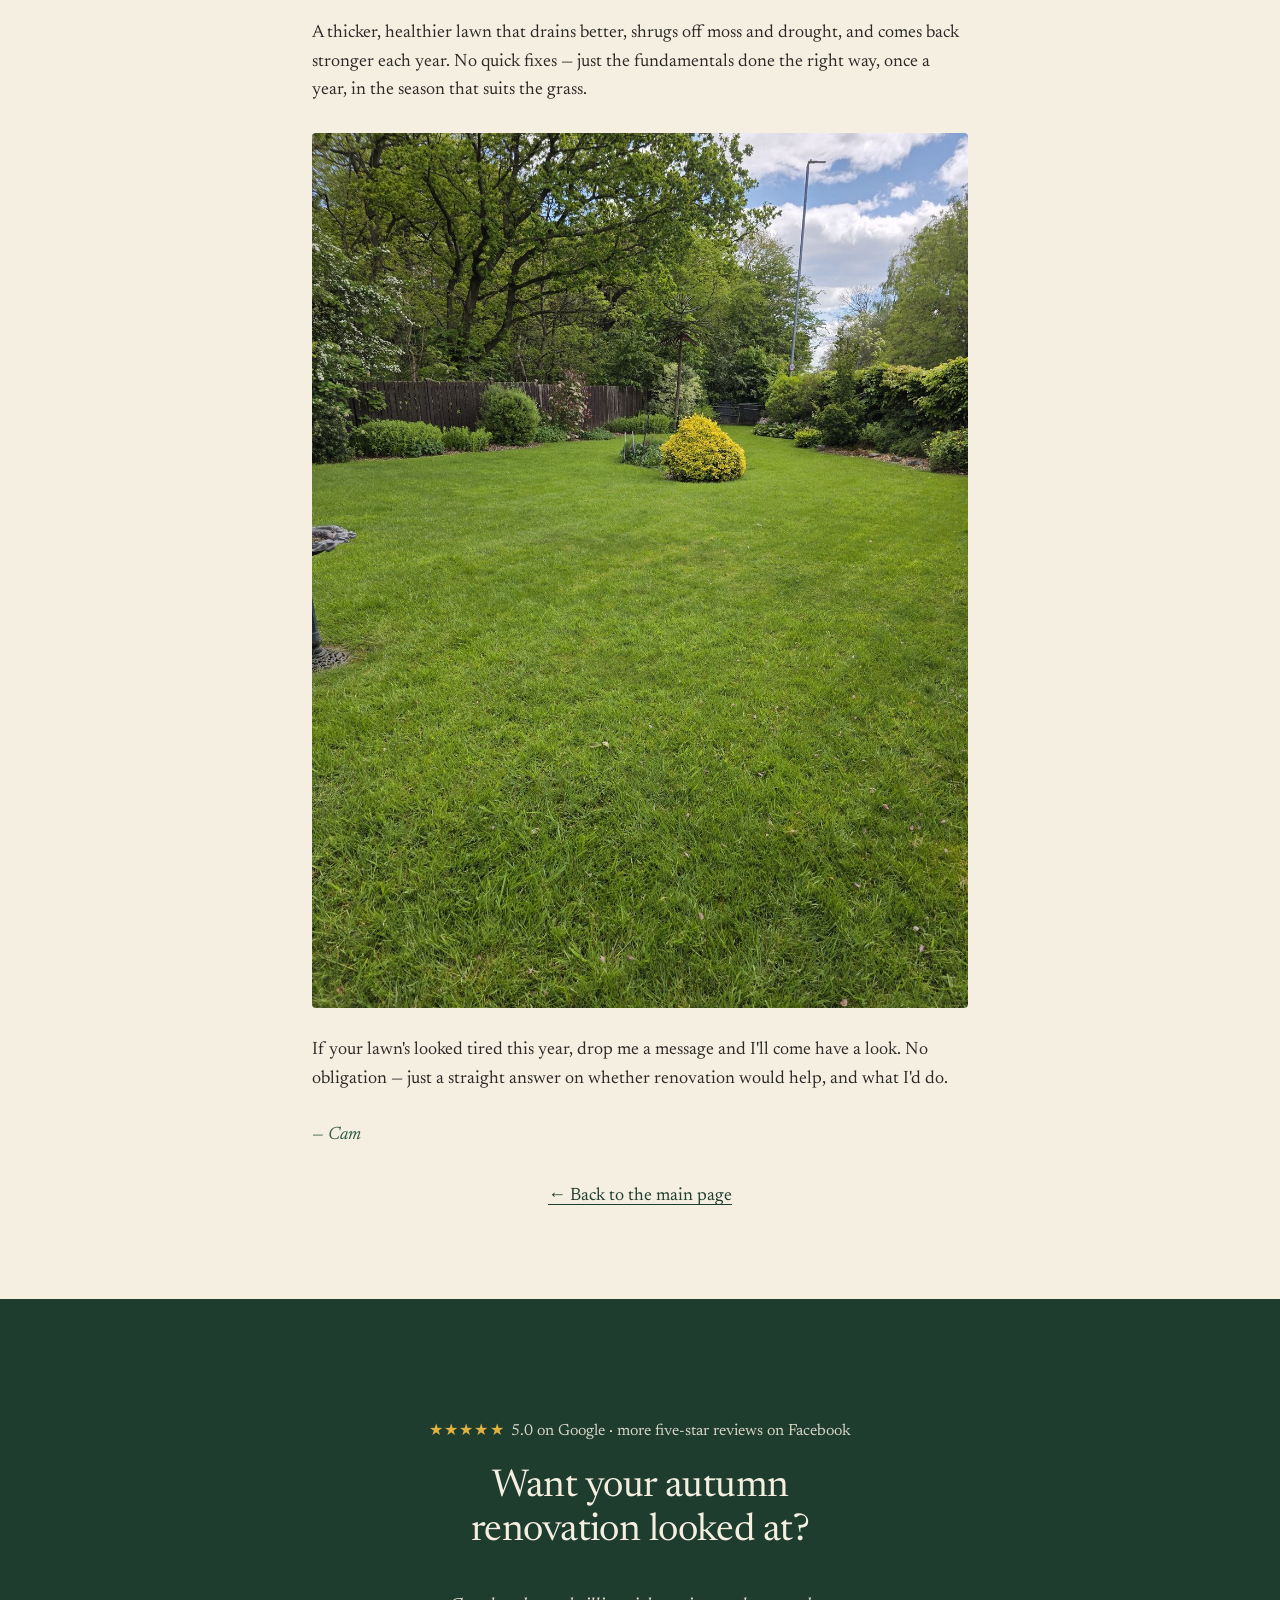
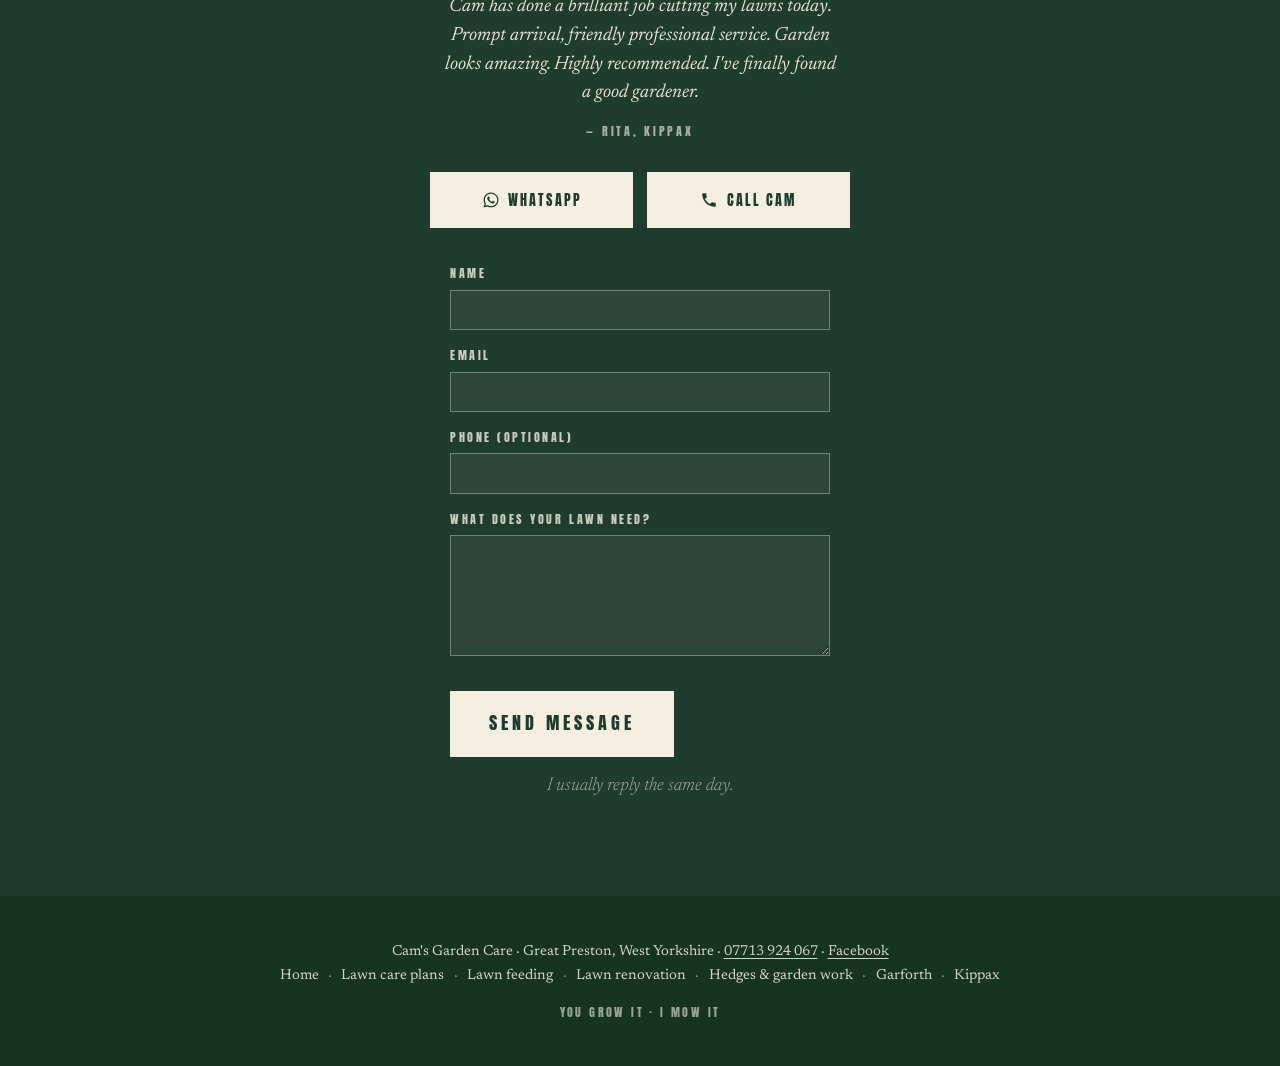
<file: lawn-renovation/index.html>
<!DOCTYPE html>
<html lang="en-GB">
<head>
<meta charset="UTF-8">
<meta name="viewport" content="width=device-width, initial-scale=1.0">
<!-- Google tag (gtag.js) -->
<script async src="https://www.googletagmanager.com/gtag/js?id=AW-18188133016"></script>
<script>
  window.dataLayer = window.dataLayer || [];
  function gtag(){dataLayer.push(arguments);}
  gtag('js', new Date());
  gtag('config', 'AW-18188133016');
</script>

<title>Autumn Lawn Renovation in Garforth &amp; Kippax | Cam's Garden Care</title>
<meta name="description" content="Scarification, aeration, top dressing and overseeding through September. Limited slots — book your autumn lawn renovation early with Cam's Garden Care.">

<link rel="canonical" href="https://camsgardencare.co.uk/lawn-renovation/">

<!-- Open Graph -->
<meta property="og:type" content="website">
<meta property="og:locale" content="en_GB">
<meta property="og:site_name" content="Cam's Garden Care">
<meta property="og:title" content="Autumn Lawn Renovation in Garforth &amp; Kippax | Cam's Garden Care">
<meta property="og:description" content="Scarification, aeration, top dressing and overseeding through September. Limited slots — book your autumn lawn renovation early with Cam's Garden Care.">
<meta property="og:url" content="https://camsgardencare.co.uk/lawn-renovation/">
<meta property="og:image" content="https://camsgardencare.co.uk/images/og-image.jpg">
<meta property="og:image:width" content="1200">
<meta property="og:image:height" content="630">

<!-- Twitter -->
<meta name="twitter:card" content="summary_large_image">
<meta name="twitter:title" content="Autumn Lawn Renovation in Garforth &amp; Kippax | Cam's Garden Care">
<meta name="twitter:description" content="Scarification, aeration, top dressing and overseeding through September. Limited slots — book early.">
<meta name="twitter:image" content="https://camsgardencare.co.uk/images/og-image.jpg">

<meta name="theme-color" content="#1F3D2E">

<link rel="preconnect" href="https://fonts.googleapis.com">
<link rel="preconnect" href="https://fonts.gstatic.com" crossorigin>
<link href="https://fonts.googleapis.com/css2?family=Anton&family=Newsreader:ital,opsz,wght@0,6..72,300..700;1,6..72,300..700&display=swap" rel="stylesheet">

<!-- LocalBusiness schema with autumn renovation focus -->
<script type="application/ld+json">
{
  "@context": "https://schema.org",
  "@type": "LocalBusiness",
  "@id": "https://camsgardencare.co.uk/#business",
  "name": "Cam's Garden Care",
  "image": "https://camsgardencare.co.uk/images/logo.png",
  "url": "https://camsgardencare.co.uk/lawn-renovation/",
  "telephone": "+44-7713-924067",
  "priceRange": "££",
  "address": {
    "@type": "PostalAddress",
    "addressLocality": "Great Preston",
    "addressRegion": "West Yorkshire",
    "addressCountry": "GB"
  },
  "areaServed": [
    { "@type": "Place", "name": "Garforth" },
    { "@type": "Place", "name": "Kippax" },
    { "@type": "Place", "name": "Allerton Bywater" },
    { "@type": "Place", "name": "Great Preston" },
    { "@type": "Place", "name": "Woodlesford" }
  ],
  "openingHoursSpecification": [
    {
      "@type": "OpeningHoursSpecification",
      "dayOfWeek": ["Saturday", "Sunday"],
      "opens": "08:00",
      "closes": "17:00"
    }
  ],
  "hasOfferCatalog": {
    "@type": "OfferCatalog",
    "name": "Autumn lawn renovation",
    "itemListElement": [
      { "@type": "Offer", "itemOffered": { "@type": "Service", "name": "Scarifying" } },
      { "@type": "Offer", "itemOffered": { "@type": "Service", "name": "Aerating" } },
      { "@type": "Offer", "itemOffered": { "@type": "Service", "name": "Topdressing" } },
      { "@type": "Offer", "itemOffered": { "@type": "Service", "name": "Overseeding" } }
    ]
  }
}
</script>

<!-- Service schema for the autumn renovation, provided by the LocalBusiness above -->
<script type="application/ld+json">
{
  "@context": "https://schema.org",
  "@type": "Service",
  "name": "Autumn Lawn Renovation",
  "serviceType": "Lawn renovation",
  "url": "https://camsgardencare.co.uk/lawn-renovation/",
  "description": "A full autumn lawn renovation — scarification, aeration, top dressing and overseeding done as one September job while the soil is still warm. A limited number taken on each year.",
  "provider": { "@id": "https://camsgardencare.co.uk/#business" },
  "areaServed": [
    { "@type": "Place", "name": "Garforth" },
    { "@type": "Place", "name": "Kippax" },
    { "@type": "Place", "name": "Allerton Bywater" },
    { "@type": "Place", "name": "Great Preston" },
    { "@type": "Place", "name": "Woodlesford" }
  ]
}
</script>

<link rel="stylesheet" href="/styles.css">
<style>
  /* Page-specific additions — elements the shared stylesheet doesn't cover */
  :root { --green-mid: #2E5A45; }
  h1 {
    font-family: 'Newsreader', serif;
    font-weight: 400;
    font-size: 2.4rem;
    line-height: 1.15;
    letter-spacing: -0.015em;
    margin-bottom: 1rem;
    max-width: 18ch;
  }
  .tagline { color: var(--green-mid); font-style: italic; margin: 0 0 1.5rem; }
  h3 {
    font-family: 'Anton', sans-serif;
    font-weight: 400;
    font-size: 1rem;
    letter-spacing: 0.2em;
    text-transform: uppercase;
    color: var(--green-deep);
    margin: 2rem 0 1rem;
  }
  img.hero { width: 100%; height: auto; border-radius: 4px; margin: 1.5rem 0; padding: 0; background: transparent; display: block; }
  img.inline-shot { width: 100%; height: auto; border-radius: 4px; margin: 1.75rem 0; display: block; }
  .services { margin: 1rem 0; padding-left: 1.25rem; }
  .services li { margin: 0.35rem 0; }
  .signoff { font-style: italic; color: var(--green-mid); margin-top: 1.75rem; }
  .contact .phone { font-size: 1.3rem; display: block; margin-top: 0.5rem; color: var(--cream); font-weight: bold; text-decoration: none; }
  .contact .phone:hover { text-decoration: underline; }
  .contact > p > a { color: var(--cream); font-weight: bold; text-decoration: none; }
  .contact > p > a:hover { text-decoration: underline; }
  @media (max-width: 600px) {
    h1 { font-size: 1.9rem; }
  }
</style>
</head>
<body>

<nav class="site-nav" aria-label="Primary">
  <button class="site-nav-toggle" type="button" aria-expanded="false" aria-controls="site-nav-links" aria-label="Menu"><span class="site-nav-burger" aria-hidden="true">☰</span> Menu</button>
  <div class="site-nav-links" id="site-nav-links">
    <a class="site-nav-cta js-get-a-mow" href="https://wa.me/447713924067?text=Hi%20Cam%2C%20I'm%20enquiring%20about%20lawn%20renovation.%20I'm%20in%20%5Bpostcode%5D" data-service="renovation" data-cta="nav" target="_blank" rel="noopener" aria-label="Get a mow — message Cam on WhatsApp">Get a mow</a>
    <span class="site-nav-divider" aria-hidden="true">·</span>
    <a href="/lawn-care-plans/">Lawn care plans</a>
    <span class="site-nav-divider" aria-hidden="true">·</span>
    <a href="/lawn-feeding-seaweed/">Lawn feeding</a>
    <span class="site-nav-divider" aria-hidden="true">·</span>
    <span class="site-nav-current" aria-current="page">Lawn renovation</span>
    <span class="site-nav-divider" aria-hidden="true">·</span>
    <a href="/hedges-garden-work/">Hedges &amp; garden work</a>
  </div>
</nav>

<header class="hero">
  <a class="logo-link reveal reveal-1" href="/" aria-label="Cam's Garden Care home">
    <img class="logo-img" src="/images/cams-logo-white.svg" alt="Cam's Garden Care" width="720" height="138">
  </a>
  <p class="hero-tagline reveal reveal-2">Looking after lawns, the right way.</p>
  <p class="hero-sub reveal reveal-3">Mow · Edge · Scarify · Overseed · Feed</p>
  <p class="hero-rating reveal reveal-3">
    <span class="stars" aria-hidden="true">★★★★★</span><a href="https://g.page/r/CVPoep9AfgK-EBM" target="_blank" rel="noopener" aria-label="Rated 5.0 out of 5 on Google — read the reviews on Google">5.0 on Google</a> · <a href="https://www.facebook.com/camsgardencare" target="_blank" rel="noopener" aria-label="More five-star reviews on Facebook">more five-star reviews on Facebook</a>
  </p>
  <div class="reveal reveal-3" data-contact-buttons></div>
</header>

<section>
  <div class="container">
    <div class="section-label">Autumn Renovation</div>
    <h1>Autumn Lawn Renovation</h1>
    <p class="tagline">Scarify · Aerate · Top dress · Overseed — one September job.</p>

    <!-- Cam to confirm final filename/Drive ID: turf-plug cross-section showing the three soil layers -->
    <img class="hero" src="/images/lawn-thatch-check.jpg" alt="Cross-section of a lawn showing thatch, root and soil layers." width="1200" height="1600" fetchpriority="high">

    <h2>The one autumn job that sets your lawn up for the whole year</h2>

    <p class="lead">Come September, the mowing starts to ease off and the soil's still warm from summer — and that's the window for the work that actually changes a lawn. Not a feed, not a quick tidy, but a full renovation: scarify, aerate, top dress and overseed, done as one job while the conditions are right.</p>

    <p>I take on just four of these each September. There's only a handful of good weeks in the year for it, and I do every one myself, one lawn at a time — so it's worth getting in touch early to hold a spot.</p>

    <h3>How booking works</h3>
    <ol class="services">
      <li>Drop me a message — a couple of lines about the lawn is plenty.</li>
      <li>I come and have a look, no obligation — a straight answer on whether renovation would help.</li>
      <li>If it's a yes, you get a fixed quote and your September slot is held.</li>
    </ol>
  </div>
</section>

<section>
  <div class="container">
    <div class="section-label">The Work</div>
    <h2>What renovation actually involves</h2>

    <p><strong>Scarification.</strong> Between the green blades and the soil, a layer of dead grass, moss and old organic matter builds up over the year — thatch. A thin layer is normal and healthy. Too much and it works like a sponge, holding water at the surface, keeping air from the roots, and giving moss and disease somewhere to sit. Scarifying rakes that layer out with rotating blades and opens the lawn back up. It looks dramatic on the day — the lawn comes out thin and scratched-looking — but that's the whole point. You're clearing the way for fresh growth.</p>

    <p><strong>Aeration.</strong> Over a season the soil compacts — foot traffic, mowing, rain — and compacted soil has no room for the air pockets roots need. Aeration opens channels down into the root zone so air, water and nutrients can get back to where the grass actually lives. On the heavy clay soils we've got around here, it makes a real difference to drainage and to how deep the roots can go.</p>

    <p><strong>Top dressing.</strong> A blend of sand and quality loam worked into the surface after aerating. It fills the holes, smooths out minor bumps and hollows, and — done year on year — steadily builds a heavy clay soil into something that drains and grows better. It also gives new seed a good bed to settle into.</p>

    <p><strong>Overseeding.</strong> Fresh seed sown across the whole lawn, not just the bare patches. Even a healthy lawn thins a little over a year, and older lawns are often growing tired, hard-wearing grasses from decades ago rather than the tougher, finer cultivars available now. Overseeding thickens the sward, crowds moss and weeds out by sheer density, and lets me bring in better grass. Sown into warm September soil with the autumn moisture coming, it strikes fast.</p>

    <p>Each step sets up the next — clear the thatch, relieve the compaction, improve the bed, sow into prepared ground. Done together in the right window, they compound into something none of them manages alone.</p>
  </div>
</section>

<section>
  <div class="container">
    <div class="section-label">Timing</div>
    <h2>Why September, and why the slots are limited</h2>

    <p>The soil's still warm, so seed germinates quickly. The autumn rain does the watering for you. And the grass has weeks to establish before winter, without the stress of summer heat. Miss the window and you're waiting for spring, when weeds are competing hardest and the results are slower. That's the honest reason I only take four on — the good weeks are few, and I'd rather do a small number the right way than rush them.</p>
  </div>
</section>

<section>
  <div class="container">
    <div class="section-label">New Builds</div>
    <h2>New-build lawns</h2>

    <p>New-build lawns are often the thinnest going. The turf gets laid over subsoil that's been driven across by heavy machinery for months, sometimes with rubble still underneath, or a cheap seed mix that never really took. If you've moved into a newer place in the last few years and the lawn's never looked right, the problem is almost always underneath it. Aeration and overseeding, with top dressing to start building a real soil layer, is exactly the work that turns a patchy builder's lawn into one that'll actually thrive.</p>
  </div>
</section>

<section>
  <div class="container">
    <div class="section-label">The Result</div>
    <h2>What you're left with</h2>

    <p>A thicker, healthier lawn that drains better, shrugs off moss and drought, and comes back stronger each year. No quick fixes — just the fundamentals done the right way, once a year, in the season that suits the grass.</p>

    <!-- Cam to confirm final filename/Drive ID: a healthy, well-kept lawn from Pat's garden -->
    <img class="inline-shot" src="/images/pat-lawn-stripes.jpg" alt="A healthy, well-kept lawn in Great Preston." width="1200" height="1600" loading="lazy">

    <p>If your lawn's looked tired this year, drop me a message and I'll come have a look. No obligation — just a straight answer on whether renovation would help, and what I'd do.</p>

    <p class="signoff">— Cam</p>

    <p style="text-align:center; margin-top: 2rem;"><a href="/">← Back to the main page</a></p>
  </div>
</section>

<section class="contact" id="contact">
  <p class="hero-rating reveal reveal-3">
    <span class="stars" aria-hidden="true">★★★★★</span><a href="https://g.page/r/CVPoep9AfgK-EBM" target="_blank" rel="noopener" aria-label="Rated 5.0 out of 5 on Google — read the reviews on Google">5.0 on Google</a> · <a href="https://www.facebook.com/camsgardencare" target="_blank" rel="noopener" aria-label="More five-star reviews on Facebook">more five-star reviews on Facebook</a>
  </p>
  <h2>Want your autumn renovation looked at?</h2>
  <blockquote class="testimonial">
    Cam has done a brilliant job cutting my lawns today. Prompt arrival, friendly professional service. Garden looks amazing. Highly recommended. I've finally found a good gardener.
    <cite>— Rita, Kippax</cite>
  </blockquote>
  <div data-contact-buttons></div>
  <form class="contact-form" action="https://formspree.io/f/mwvznykp" method="POST">
    <input type="hidden" name="_subject" value="New enquiry — Cam's Garden Care">
    <input type="hidden" name="source_page" value="lawn-renovation">
    <input type="hidden" name="gclid" value="">
    <input type="text" name="_gotcha" class="form-honey" tabindex="-1" autocomplete="off" aria-hidden="true">
    <label>
      <span>Name</span>
      <input type="text" name="name" required autocomplete="name">
    </label>
    <label>
      <span>Email</span>
      <input type="email" name="email" required autocomplete="email">
    </label>
    <label>
      <span>Phone (optional)</span>
      <input type="tel" name="phone" autocomplete="tel">
    </label>
    <label>
      <span>What does your lawn need?</span>
      <textarea name="message" rows="4" required></textarea>
    </label>
    <button type="submit" class="btn">Send message</button>
    <p class="form-reply-note">I usually reply the same day.</p>
  </form>
</section>

<footer>
  <address>
    <p>Cam's Garden Care · Great Preston, West Yorkshire · <a href="tel:+447713924067" data-service="renovation" data-cta="footer">07713 924 067</a> · <a href="https://www.facebook.com/camsgardencare" target="_blank" rel="noopener" aria-label="Cam's Garden Care on Facebook">Facebook</a></p>
  </address>
  <nav class="footer-nav" aria-label="Pages">
    <a href="/">Home</a>
    <span aria-hidden="true">·</span>
    <a href="/lawn-care-plans/">Lawn care plans</a>
    <span aria-hidden="true">·</span>
    <a href="/lawn-feeding-seaweed/">Lawn feeding</a>
    <span aria-hidden="true">·</span>
    <a href="/lawn-renovation/">Lawn renovation</a>
    <span aria-hidden="true">·</span>
    <a href="/hedges-garden-work/">Hedges &amp; garden work</a>
    <span aria-hidden="true">·</span>
    <a href="/garforth/">Garforth</a>
    <span aria-hidden="true">·</span>
    <a href="/kippax/">Kippax</a>
  </nav>
  <p class="footer-tagline">You Grow It · I Mow It</p>
</footer>

<script>
(function() {
  var GCLID_KEY = 'cgc_gclid';
  var GCLID_TTL = 90 * 86400000;
  function getStored() {
    try {
      var o = JSON.parse(localStorage.getItem(GCLID_KEY) || 'null');
      return o && o.v && o.t && (Date.now() - o.t) < GCLID_TTL ? o.v : '';
    } catch (e) { return ''; }
  }
  function getGclid() {
    var p = new URLSearchParams(window.location.search).get('gclid');
    if (p) {
      try { localStorage.setItem(GCLID_KEY, JSON.stringify({ v: p, t: Date.now() })); } catch (e) {}
      return p;
    }
    return getStored();
  }
  function init() {
    var gclid = getGclid();
    document.querySelectorAll('form.contact-form').forEach(function(form) {
      var hidden = form.querySelector('input[name="gclid"]');
      if (hidden && gclid) hidden.value = gclid;
      form.addEventListener('submit', function(e) {
        e.preventDefault();
        var btn = form.querySelector('button[type="submit"]');
        if (btn) btn.disabled = true;
        var existingErr = form.querySelector('.form-error');
        if (existingErr) existingErr.remove();
        fetch(form.action, {
          method: 'POST',
          body: new FormData(form),
          headers: { 'Accept': 'application/json' }
        }).then(function(r) {
          if (!r.ok) throw new Error('http ' + r.status);
          if (typeof gtag === 'function') {
            gtag('event', 'conversion', { 'send_to': 'AW-18188133016/KVI3COH5sLwcEJjF4-BD', 'value': 1.0, 'currency': 'GBP' });
            var sp = form.querySelector('input[name="source_page"]');
            gtag('event', 'form_submit', {
              send_to: 'G-1GBY5BTE39',
              source_page: sp ? sp.value : '',
              service: 'renovation',
              cta_location: 'form'
            });
          }
          form.classList.add('is-success');
          form.innerHTML = '<p class="form-success">Thanks — I’ve got your message and I’ll be in touch, usually the same day.</p>';
        }).catch(function() {
          if (btn) btn.disabled = false;
          var err = document.createElement('p');
          err.className = 'form-error';
          err.innerHTML = 'Something went wrong sending the message. Please email me directly at <a href="mailto:camtpotter@gmail.com">camtpotter@gmail.com</a>.';
          form.appendChild(err);
        });
      });
    });
  }
  if (document.readyState === 'loading') document.addEventListener('DOMContentLoaded', init);
  else init();
})();
</script>
<script src="/contact-buttons.js" defer></script>
<script src="/js/tracking.js"></script>

</body>
</html>
</file>
<file: styles.css>
:root {
  --green-deep: #1F3D2E;
  --green-darker: #15351f;
  --cream: #f5efe2;
  --cream-warm: #ece2cb;
  --charcoal: #2b2a26;
  --sage: #8fa28c;
  --line: rgba(43, 42, 38, 0.15);
}
* { box-sizing: border-box; margin: 0; padding: 0; }
.visually-hidden { position: absolute; width: 1px; height: 1px; padding: 0; margin: -1px; overflow: hidden; clip: rect(0,0,0,0); white-space: nowrap; border: 0; }
html { scroll-behavior: smooth; }
img, video, iframe, svg { max-width: 100%; }
body {
  background: var(--cream);
  color: var(--charcoal);
  font-family: 'Newsreader', Georgia, serif;
  font-size: 18px;
  line-height: 1.6;
  font-weight: 400;
  -webkit-font-smoothing: antialiased;
  text-rendering: optimizeLegibility;
}
.container { max-width: 720px; margin: 0 auto; padding: 0 2rem; }
.hero {
  background: var(--green-deep);
  color: var(--cream);
  padding: 4.5rem 2rem 5rem;
  text-align: center;
  position: relative;
}
.logo-link { display: inline-block; cursor: pointer; }
.logo-img { display: block; height: 88px; width: auto; margin: 0 auto; }
.hero-tagline {
  font-family: 'Newsreader', serif;
  font-style: italic;
  font-weight: 300;
  font-size: 1.5rem;
  line-height: 1.4;
  margin-top: 2.5rem;
  max-width: 24ch;
  margin-left: auto;
  margin-right: auto;
}
.hero-sub {
  margin-top: 1.75rem;
  font-family: 'Anton', sans-serif;
  font-size: 0.85rem;
  letter-spacing: 0.3em;
  text-transform: uppercase;
  opacity: 0.7;
}
.hero-cta {
  display: inline-block;
  margin-top: 2rem;
  background: transparent;
  color: var(--cream);
  text-decoration: none;
  font-family: 'Anton', sans-serif;
  font-size: 0.85rem;
  letter-spacing: 0.22em;
  text-transform: uppercase;
  padding: 0.85rem 1.9rem;
  border: 1.5px solid var(--cream);
  transition: background 0.25s ease, color 0.25s ease;
}
.hero-cta:hover { background: var(--cream); color: var(--green-deep); }
.cta-band {
  background: var(--green-deep);
  color: var(--cream);
  text-align: center;
  padding: 4.5rem 2rem;
  border-top: 0;
}
.cta-band-note {
  font-family: 'Newsreader', serif;
  font-style: italic;
  font-size: 1.1rem;
  opacity: 0.8;
  max-width: 34ch;
  margin: 0 auto 0.5rem;
}
.cta-band-line {
  font-size: 1.2rem;
  font-weight: 300;
  max-width: 34ch;
  margin: 0 auto;
}
.call-line {
  margin: 1.1rem 0 0;
  font-family: 'Newsreader', serif;
  font-style: italic;
  font-size: 1rem;
  opacity: 0.75;
}
.call-line a { color: inherit; text-decoration: underline; text-underline-offset: 0.2em; }
.call-line a:hover { opacity: 1; }
.hero-nav {
  margin-top: 1.25rem;
  font-family: 'Anton', sans-serif;
  font-size: 0.72rem;
  letter-spacing: 0.18em;
  text-transform: uppercase;
  opacity: 0.6;
}
.hero-nav a { color: var(--cream); text-decoration: underline; text-underline-offset: 0.25em; }
.hero-nav a:hover { opacity: 1; }
.hero-nav-current { color: var(--cream); text-decoration: none; }
.hero-nav-divider { margin: 0 0.5rem; opacity: 0.6; text-decoration: none; }
.hero-rating {
  margin-top: 1.5rem;
  font-family: 'Newsreader', serif;
  font-size: 1rem;
}
.hero-rating a { color: var(--cream); text-decoration: none; opacity: 0.85; transition: opacity 0.25s ease; }
.hero-rating a:hover { opacity: 1; text-decoration: underline; text-underline-offset: 0.2em; }
.hero-rating .stars { color: #E3B341; letter-spacing: 0.08em; margin-right: 0.4rem; }
/* The rating line is duplicated into the .contact section, whose own p/a rules
   would otherwise enlarge and re-weight it — pin it back to the hero instance's look. */
.contact .hero-rating { max-width: none; font-size: 1rem; font-weight: 400; }
.contact .hero-rating a { font-weight: 400; }
/* Slim site header — primary nav lifted out of the hero, aligned top-left.
   Shares the footer's deep-green bar; reuses the nav font/size/spacing. */
.site-nav {
  background: var(--green-darker);
  padding: 0.65rem 2rem;
  font-family: 'Anton', sans-serif;
  font-size: 0.72rem;
  letter-spacing: 0.18em;
  text-transform: uppercase;
  line-height: 1;
}
.site-nav-links a { color: var(--cream); text-decoration: none; opacity: 0.72; }
.site-nav-links a:hover { opacity: 1; }
.site-nav-current { color: var(--cream); opacity: 1; }
.site-nav-divider { margin: 0 0.375rem; opacity: 0.45; }
/* Shallow-end "Get a mow" CTA at the head of the nav — a cream pill so it reads
   as an action, not just another link, against the deep-green bar. */
.site-nav-links a.site-nav-cta {
  display: inline-block;
  background: var(--cream);
  color: var(--green-darker);
  opacity: 1;
  padding: 0.28rem 0.7rem;
  margin-right: 0.15rem;
}
.site-nav-links a.site-nav-cta:hover { opacity: 1; background: var(--cream-warm); }
.site-nav-toggle { display: none; }
@media (max-width: 600px) {
  .site-nav { padding: 0.55rem 1.5rem; }
  .site-nav.is-js .site-nav-toggle {
    display: inline-flex;
    align-items: center;
    gap: 0.45rem;
    background: transparent;
    border: 0;
    color: var(--cream);
    font: inherit;
    opacity: 0.9;
    cursor: pointer;
    padding: 0.35rem 0;
  }
  .site-nav-burger { font-size: 1.1rem; line-height: 1; }
  .site-nav.is-js .site-nav-links { display: none; padding-top: 0.5rem; }
  .site-nav.is-js.is-open .site-nav-links { display: block; }
  .site-nav.is-js .site-nav-links a,
  .site-nav.is-js .site-nav-links .site-nav-current { display: block; padding: 0.55rem 0; opacity: 0.9; }
  .site-nav.is-js .site-nav-current { opacity: 1; }
  /* Keep the CTA a pill (not a full-width block link) at the top of the menu. */
  .site-nav.is-js .site-nav-links a.site-nav-cta {
    display: inline-block;
    padding: 0.5rem 0.9rem;
    margin: 0.15rem 0 0.4rem;
    opacity: 1;
  }
  .site-nav .site-nav-divider { display: none; }
  /* No-JS fallback: stack the links so nothing wraps awkwardly */
  .site-nav:not(.is-js) .site-nav-links a,
  .site-nav:not(.is-js) .site-nav-links .site-nav-current { display: block; padding: 0.4rem 0; }
}
section { padding: 5.5rem 0; }
section + section { border-top: 1px solid var(--line); }
.section-label {
  font-family: 'Anton', sans-serif;
  font-size: 0.8rem;
  letter-spacing: 0.3em;
  text-transform: uppercase;
  color: var(--green-deep);
  margin-bottom: 1.5rem;
}
h2 {
  font-family: 'Newsreader', serif;
  font-weight: 400;
  font-size: 2.4rem;
  line-height: 1.15;
  letter-spacing: -0.015em;
  margin-bottom: 2rem;
  max-width: 18ch;
}
.lead { font-size: 1.2rem; line-height: 1.6; font-weight: 300; margin-bottom: 1.5rem; }
p { margin-bottom: 1.25rem; }
p:last-child { margin-bottom: 0; }
/* In-copy links — dark green, underlined, identical colour in every state (no blue/purple) */
.container a:link,
.container a:visited,
.container a:hover,
.container a:active {
  color: var(--green-deep);
  text-decoration: underline;
  text-underline-offset: 0.2em;
}
.pull-quote {
  font-family: 'Newsreader', serif;
  font-style: italic;
  font-weight: 400;
  font-size: 1.55rem;
  line-height: 1.35;
  color: var(--green-deep);
  border-left: 2px solid var(--green-deep);
  padding-left: 1.5rem;
  margin: 2.5rem 0 0;
  max-width: 22ch;
  clear: right;
}
.about-photo { margin: 0 auto 1.5rem; max-width: 480px; }
.about-photo img { width: 100%; height: auto; display: block; border: 1px solid var(--line); }
@media (min-width: 600px) {
  .about-photo { float: right; width: 290px; max-width: none; margin: 0.4rem 0 1rem 1.75rem; }
}
.work-photo { margin: 2.75rem auto 0; max-width: 640px; }
.work-photo img { width: 100%; height: auto; display: block; border: 1px solid var(--line); }
.work-block { margin-top: 2.5rem; }
.work-block h3 {
  font-family: 'Anton', sans-serif;
  font-weight: 400;
  font-size: 1rem;
  letter-spacing: 0.2em;
  text-transform: uppercase;
  color: var(--green-deep);
  margin-bottom: 1rem;
}
.work-heading {
  font-family: 'Newsreader', serif;
  font-weight: 400;
  font-size: 1.5rem;
  line-height: 1.25;
  letter-spacing: -0.01em;
  margin: -0.4rem 0 1rem;
}
.work-list { list-style: none; display: grid; grid-template-columns: 1fr; gap: 0.6rem; }
.work-list li { font-size: 1.05rem; padding-left: 1.5rem; position: relative; }
.work-list li::before { content: "—"; position: absolute; left: 0; color: var(--sage); }
@media (min-width: 600px) { .work-list { grid-template-columns: 1fr 1fr; gap: 0.65rem 2rem; } }
.area-list {
  font-family: 'Anton', sans-serif;
  font-size: 1.85rem;
  letter-spacing: 0.04em;
  line-height: 1.4;
  text-transform: uppercase;
  color: var(--green-deep);
  font-weight: 400;
}
.area-list a { color: inherit; text-decoration: underline; text-underline-offset: 0.2em; }
.area-divider { display: inline-block; margin: 0 0.2rem; color: var(--sage); font-weight: 400; }
.expansion-line { margin-top: 1.75rem; font-style: italic; font-size: 1.1rem; color: var(--charcoal); }
.gallery { display: grid; grid-template-columns: 1fr; gap: 1rem; margin-top: 1rem; }
@media (min-width: 600px) { .gallery { grid-template-columns: 1fr 1fr; } }
.photo {
  aspect-ratio: 3 / 4;
  background: var(--cream-warm);
  border: 1px solid var(--line);
  overflow: hidden;
}
.photo img { width: 100%; height: 100%; object-fit: cover; display: block; }
.contact {
  background: var(--green-deep);
  color: var(--cream);
  text-align: center;
  padding: 6rem 2rem;
  border-top: 0;
}
.contact h2 { color: var(--cream); max-width: 20ch; margin-left: auto; margin-right: auto; }
.contact p { max-width: 32ch; margin-left: auto; margin-right: auto; font-size: 1.15rem; font-weight: 300; }
.testimonial {
  font-family: 'Newsreader', serif;
  font-style: italic;
  font-size: 1.2rem;
  line-height: 1.5;
  color: var(--cream);
  opacity: 0.92;
  max-width: 36ch;
  margin: 2.5rem auto 0.85rem;
  padding: 0;
  border: 0;
}
.testimonial cite {
  display: block;
  font-style: normal;
  font-size: 0.78rem;
  font-family: 'Anton', sans-serif;
  letter-spacing: 0.22em;
  text-transform: uppercase;
  opacity: 0.7;
  margin-top: 0.85rem;
}
.reviews-link {
  display: block;
  color: var(--cream);
  font-family: 'Newsreader', serif;
  font-style: italic;
  font-size: 0.95rem;
  opacity: 0.75;
  text-decoration: underline;
  text-underline-offset: 0.2em;
  margin-top: 0.85rem;
}
.reviews-link:hover { opacity: 1; }
.btn {
  display: inline-block;
  margin-top: 2.25rem;
  background: var(--cream);
  color: var(--green-deep);
  text-decoration: none;
  font-family: 'Anton', sans-serif;
  font-size: 0.9rem;
  letter-spacing: 0.22em;
  text-transform: uppercase;
  padding: 1.1rem 2.4rem;
  border: 1.5px solid var(--cream);
  transition: background 0.25s ease, color 0.25s ease;
}
.btn:hover { background: transparent; color: var(--cream); }
.contact-form { max-width: 380px; margin: 2.25rem auto 0; text-align: left; }
.contact-form label { display: block; margin-bottom: 1rem; }
.contact-form label > span {
  display: block;
  font-family: 'Anton', sans-serif;
  font-size: 0.72rem;
  letter-spacing: 0.22em;
  text-transform: uppercase;
  color: var(--cream);
  opacity: 0.8;
  margin-bottom: 0.45rem;
}
.contact-form input,
.contact-form textarea {
  width: 100%;
  background: rgba(245, 239, 226, 0.06);
  border: 1px solid rgba(245, 239, 226, 0.35);
  color: var(--cream);
  font-family: 'Newsreader', serif;
  font-size: 1rem;
  padding: 0.7rem 0.9rem;
  -webkit-appearance: none;
  appearance: none;
  border-radius: 0;
}
.contact-form input:focus,
.contact-form textarea:focus {
  outline: none;
  border-color: var(--cream);
  background: rgba(245, 239, 226, 0.1);
}
.contact-form textarea { resize: vertical; min-height: 4.5rem; line-height: 1.5; }
.contact-form .form-honey { position: absolute; left: -9999px; width: 1px; height: 1px; opacity: 0; }
.contact-form button { cursor: pointer; margin-top: 0.5rem; font: inherit; font-family: 'Anton', sans-serif; }
.contact-form + .hero-cta { margin-top: 1.75rem; }
.form-success { color: var(--cream); font-family: 'Newsreader', serif; font-style: italic; font-size: 1.05rem; line-height: 1.5; text-align: center; padding: 1.5rem 0; margin: 0; }
.form-error { color: var(--cream); opacity: 0.9; font-family: 'Newsreader', serif; font-style: italic; font-size: 0.95rem; text-align: center; margin-top: 1rem; }
.form-error a { color: inherit; text-decoration: underline; text-underline-offset: 0.2em; }
.form-reply-note {
  color: var(--cream);
  opacity: 0.6;
  font-family: 'Newsreader', serif;
  font-style: italic;
  font-size: 0.9rem;
  text-align: center;
  margin: 0.9rem 0 0;
}
body > footer {
  background: var(--green-darker);
  color: var(--cream);
  padding: 2.75rem 2rem;
  text-align: center;
  font-size: 0.9rem;
}
body > footer p { margin-bottom: 0.5rem; opacity: 0.85; }
body > footer address { font-style: normal; }
body > footer address a { color: inherit; text-decoration: underline; text-underline-offset: 0.2em; }
body > footer address a:hover { opacity: 1; }
body > footer .footer-nav { margin-bottom: 0.85rem; opacity: 0.85; }
body > footer .footer-nav a { color: inherit; text-decoration: none; }
body > footer .footer-nav a:hover { text-decoration: underline; text-underline-offset: 0.2em; }
body > footer .footer-nav span { margin: 0 0.4rem; opacity: 0.6; }
body > footer .footer-tagline {
  font-family: 'Anton', sans-serif;
  letter-spacing: 0.2em;
  text-transform: uppercase;
  font-size: 0.75rem;
  margin-top: 1rem;
  opacity: 0.6;
  margin-bottom: 0;
}
/* Tap-to-contact buttons (WhatsApp + Call) — shared component, see /contact-buttons.js.
   Both placements sit on the deep-green hero/contact background, so these mirror the
   site's on-green button styling (cream fill, deep-green text) rather than WhatsApp green. */
.contact-buttons {
  display: flex;
  flex-wrap: wrap;
  justify-content: center;
  gap: 0.85rem;
  max-width: 420px;
  margin: 2rem auto 0;
}
.contact-buttons .cb-btn {
  flex: 1 1 0;
  min-width: 150px;
  min-height: 52px; /* generous tap target, well above the 44px minimum */
  display: inline-flex;
  align-items: center;
  justify-content: center;
  gap: 0.55rem;
  padding: 0.95rem 1.5rem;
  background: var(--cream);
  color: var(--green-deep);
  text-decoration: none;
  font-family: 'Anton', sans-serif;
  font-size: 0.9rem;
  letter-spacing: 0.14em;
  text-transform: uppercase;
  border: 1.5px solid var(--cream);
  cursor: pointer;
  transition: background 0.25s ease, color 0.25s ease;
}
.contact-buttons .cb-btn:hover { background: transparent; color: var(--cream); }
.contact-buttons .cb-btn:focus-visible { outline: 2px solid var(--cream); outline-offset: 3px; }
.contact-buttons .cb-icon { width: 1.25em; height: 1.25em; flex: 0 0 auto; fill: currentColor; }
/* Primary "Get a mow" — the shallow-end entry. Same .cb-btn shape/size, but a
   deep-green fill (vs the cream WhatsApp/Call pair) marks it as the dominant
   action; full-width so it sits on its own row above the secondary pair. */
.contact-buttons .cb-get-a-mow {
  flex: 1 1 100%;
  background: var(--green-darker);
  color: var(--cream);
}
.contact-buttons .cb-get-a-mow:hover { background: var(--cream); color: var(--green-darker); }
/* Hero button pair: WhatsApp leads as the solid cb-get-a-mow, Call reads as the
   outline secondary beneath it. Both hero types — the injected mounts and the
   hardcoded garforth/hedges heroes — sit inside <header class="hero">, and the
   contact section does not, so this scopes the outline Call to heroes only and
   leaves the contact section's equal cream pair untouched. */
.hero .contact-buttons .cb-call { background: transparent; color: var(--cream); }
.hero .contact-buttons .cb-call:hover { background: var(--cream); color: var(--green-deep); }
@media (max-width: 600px) {
  .contact-buttons { flex-direction: column; max-width: 340px; }
  .contact-buttons .cb-btn { width: 100%; }
}
.reveal { opacity: 0; transform: translateY(10px); animation: rise 0.9s ease-out forwards; }
.reveal-1 { animation-delay: 0.1s; }
.reveal-2 { animation-delay: 0.35s; }
.reveal-3 { animation-delay: 0.6s; }
@keyframes rise { to { opacity: 1; transform: translateY(0); } }
@media (max-width: 600px) {
  /* Bump the root one step (16px -> 18px) so every rem-based size — headings,
     leads, the two-column lists — scales up proportionally on phones. */
  html { font-size: 112.5%; }
  .hero { padding: 2.25rem 1.5rem 2.75rem; }
  .logo-img { height: 56px; }
  .hero-tagline { font-size: 1.25rem; margin-top: 1.5rem; }
  .hero-cta { margin-top: 1.25rem; }
  section { padding: 4rem 0; }
  .container { padding: 0 1.5rem; }
  h2 { font-size: 1.9rem; }
  .area-list { font-size: 1.4rem; }
  .contact { padding: 4rem 1.5rem; }
  .pull-quote { font-size: 1.3rem; }
  /* Larger, more readable body text on phones */
  body { font-size: 1.25rem; line-height: 1.6; }
  .work-block h3 { font-size: 1.25rem; }
  .work-list li { font-size: 1.15rem; }
  .contact p { font-size: 1.2rem; }
}

/* Condensed sticky header — injected once by contact-buttons.js on every page.
   Hidden on arrival; fades in once the hero/top header scrolls out of view. */
.sticky-bar {
  position: fixed;
  top: 0;
  left: 0;
  right: 0;
  z-index: 1000;
  background: var(--cream);
  border-bottom: 1px solid var(--line);
  box-shadow: 0 2px 8px rgba(43, 42, 38, 0.07);
  opacity: 0;
  visibility: hidden;
  pointer-events: none;
  transition: opacity 0.3s ease;
}
.sticky-bar.is-visible { opacity: 1; visibility: visible; pointer-events: auto; }
.sticky-bar-inner {
  display: flex;
  align-items: center;
  justify-content: space-between;
  max-width: 1100px;
  margin: 0 auto;
  padding: 0.4rem 1.25rem;
}
/* Logo is the flexible element: it may shrink so the right-hand cluster always
   has room. This is what prevents the CTA from ever riding over the wordmark at
   narrow widths — the two-item space-between layout can only overlap if neither
   item yields, so the logo yields. */
.sticky-logo { display: inline-flex; align-items: center; line-height: 0; flex: 0 1 auto; min-width: 0; }
.sticky-logo img { width: 144px; height: auto; max-width: 100%; display: block; }
/* Right-hand cluster: primary CTA + the Services dropdown. Fixed size — it keeps
   its full width and the logo gives way, never the other way round. */
.sticky-actions { display: inline-flex; align-items: center; gap: 0.6rem; flex: 0 0 auto; }
/* Primary CTA on the cream bar — deep-green fill, cream text so it reads as the
   dominant action; ~44px tall for a comfortable tap target. */
.sticky-cta {
  display: inline-flex;
  align-items: center;
  justify-content: center;
  min-height: 44px;
  padding: 0.5rem 1.15rem;
  background: var(--green-darker);
  color: var(--cream);
  text-decoration: none;
  font-family: 'Anton', sans-serif;
  font-size: 0.82rem;
  letter-spacing: 0.14em;
  text-transform: uppercase;
  border: 1.5px solid var(--green-darker);
  white-space: nowrap;
  transition: background 0.25s ease, color 0.25s ease;
}
.sticky-cta:hover { background: transparent; color: var(--green-darker); }
.sticky-cta:focus-visible { outline: 2px solid var(--green-darker); outline-offset: 2px; }
@media (max-width: 600px) {
  /* Tighten the bar on phones so the logo keeps a readable size while the CTA
     and Services still fit on one row without collision. The right-hand cluster
     is the width to trim here — every px it sheds is a px the logo keeps. */
  .sticky-bar-inner { padding: 0.4rem 0.8rem; }
  .sticky-actions { gap: 0.3rem; }
  .sticky-cta { min-height: 40px; padding: 0.45rem 0.65rem; font-size: 0.72rem; letter-spacing: 0.04em; }
  .sticky-services-btn { padding: 0.55rem 0.3rem; font-size: 0.72rem; letter-spacing: 0.04em; }
}
.sticky-services { position: relative; }
.sticky-services-btn {
  display: inline-flex;
  align-items: center;
  gap: 0.4rem;
  background: transparent;
  border: 0;
  cursor: pointer;
  color: var(--green-deep);
  font-family: 'Anton', sans-serif;
  font-size: 0.82rem;
  letter-spacing: 0.14em;
  text-transform: uppercase;
  padding: 0.6rem 0.5rem;
}
.sticky-chevron { font-size: 0.7em; transition: transform 0.2s ease; }
.sticky-bar.menu-open .sticky-chevron { transform: rotate(180deg); }
.sticky-services-menu {
  position: absolute;
  top: calc(100% + 0.35rem);
  right: 0;
  margin: 0;
  padding: 0.3rem 0;
  list-style: none;
  min-width: 15rem;
  background: var(--cream);
  border: 1px solid var(--line);
  box-shadow: 0 8px 22px rgba(43, 42, 38, 0.14);
}
.sticky-services-menu a {
  display: block;
  padding: 0.75rem 1.15rem;
  color: var(--green-deep);
  text-decoration: none;
  font-family: 'Newsreader', serif;
  font-size: 1rem;
  line-height: 1.3;
}
.sticky-services-menu a:hover,
.sticky-services-menu a:focus { background: var(--cream-warm); outline: none; }
@media (max-width: 600px) {
  .sticky-services-menu { min-width: 13.5rem; }
  .sticky-services-menu a { padding: 0.9rem 1.15rem; }
}
</file>
